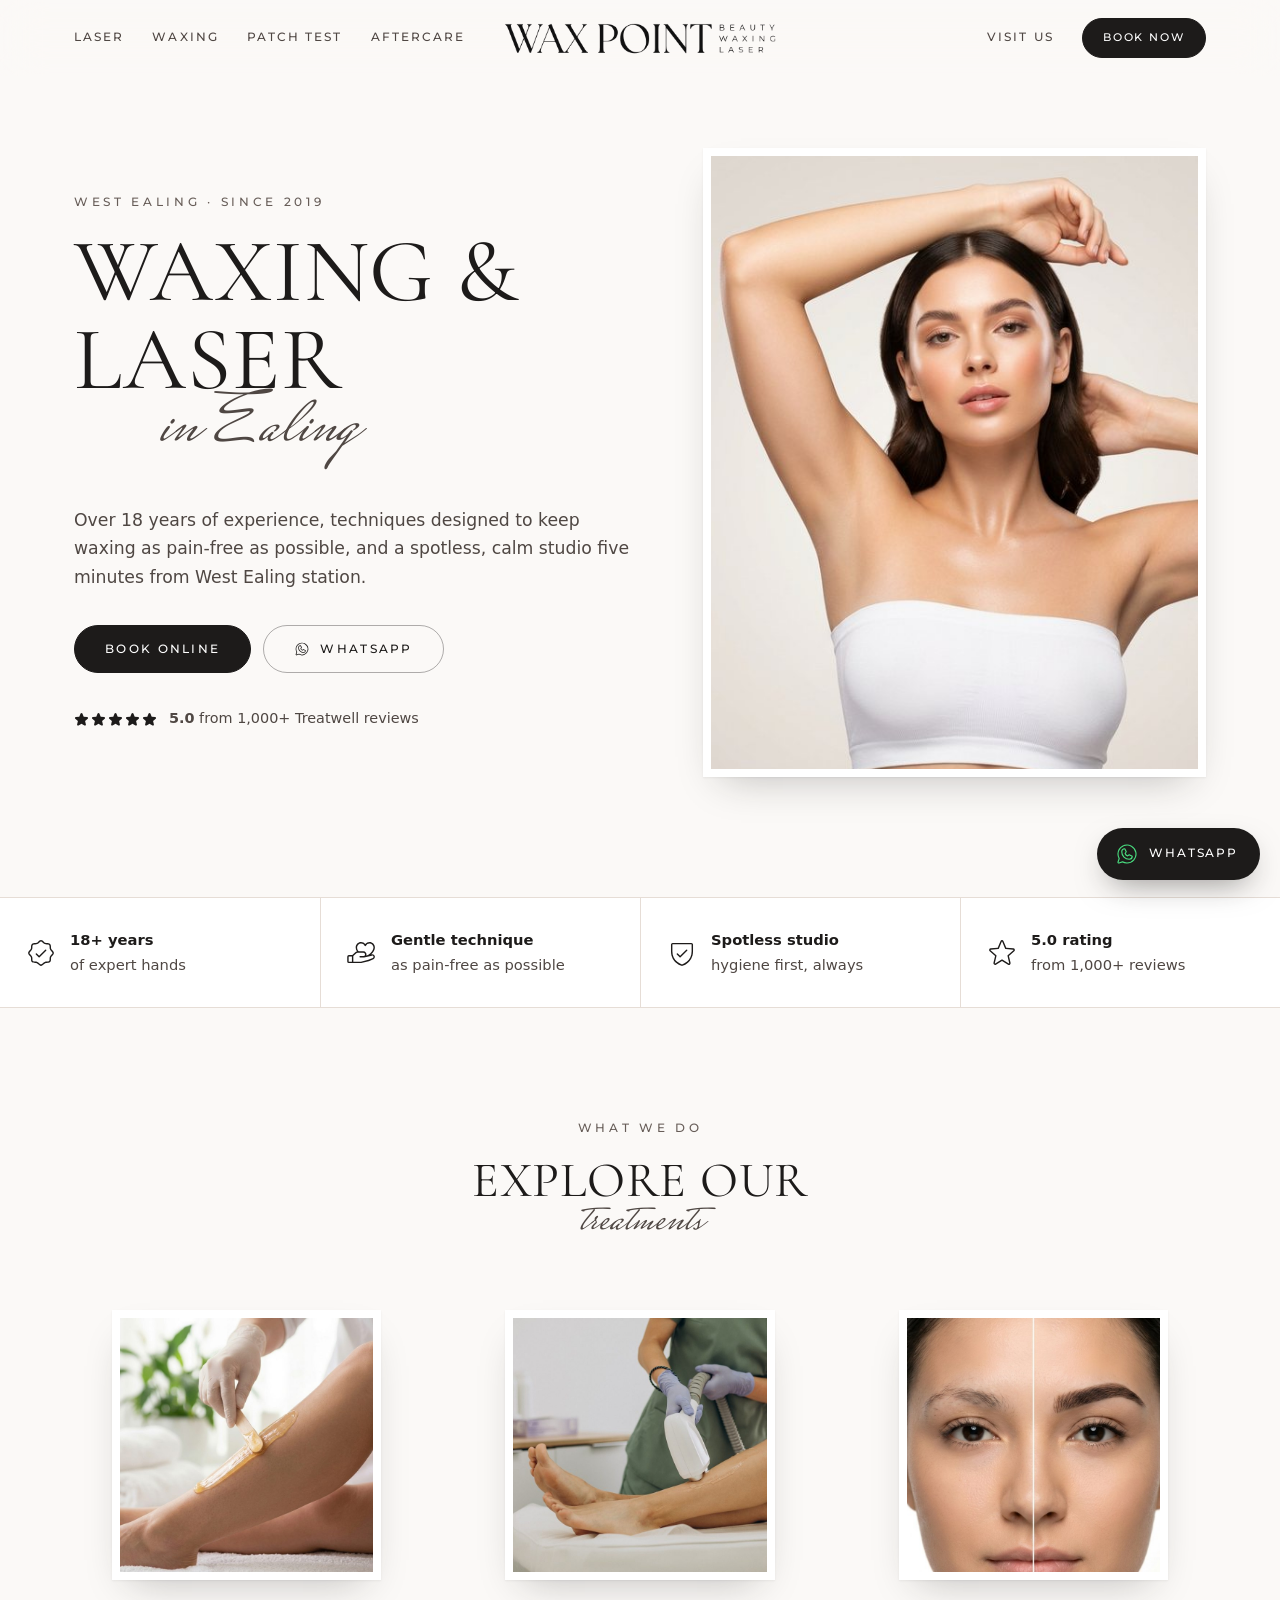
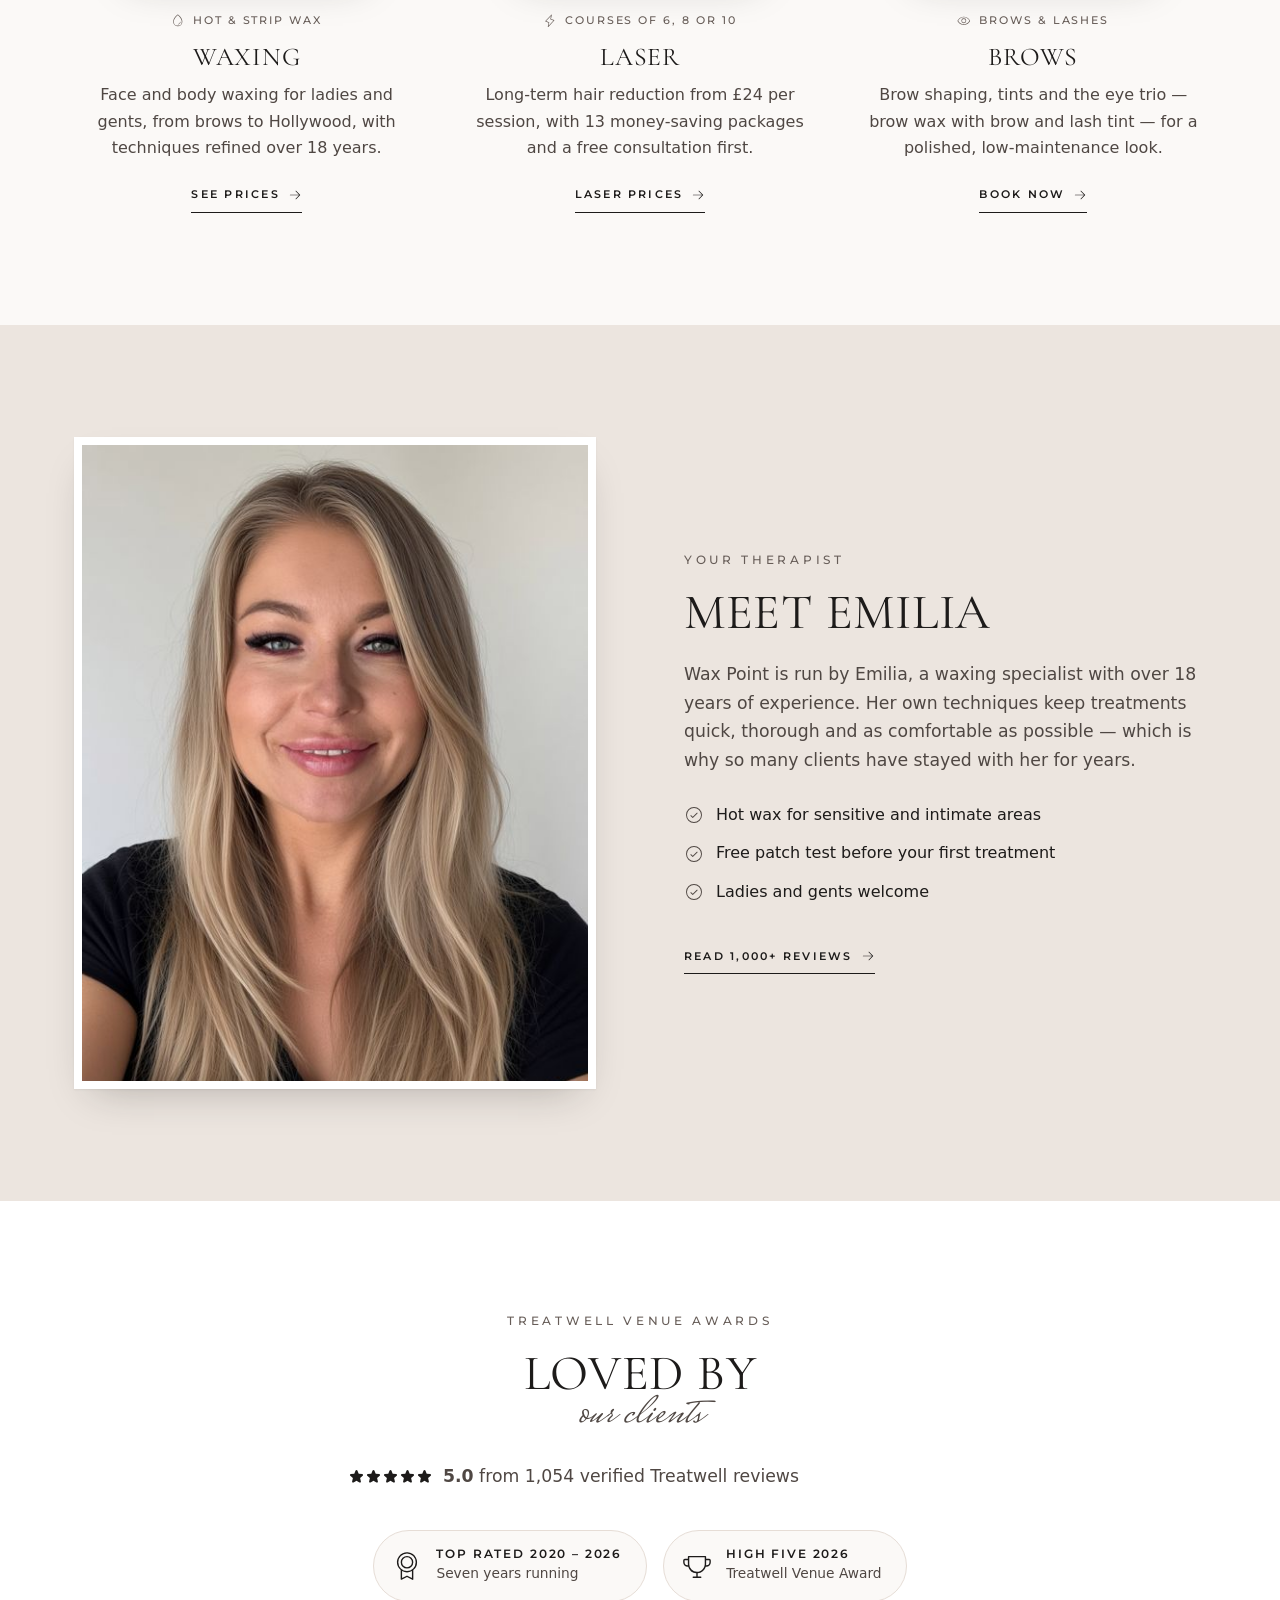
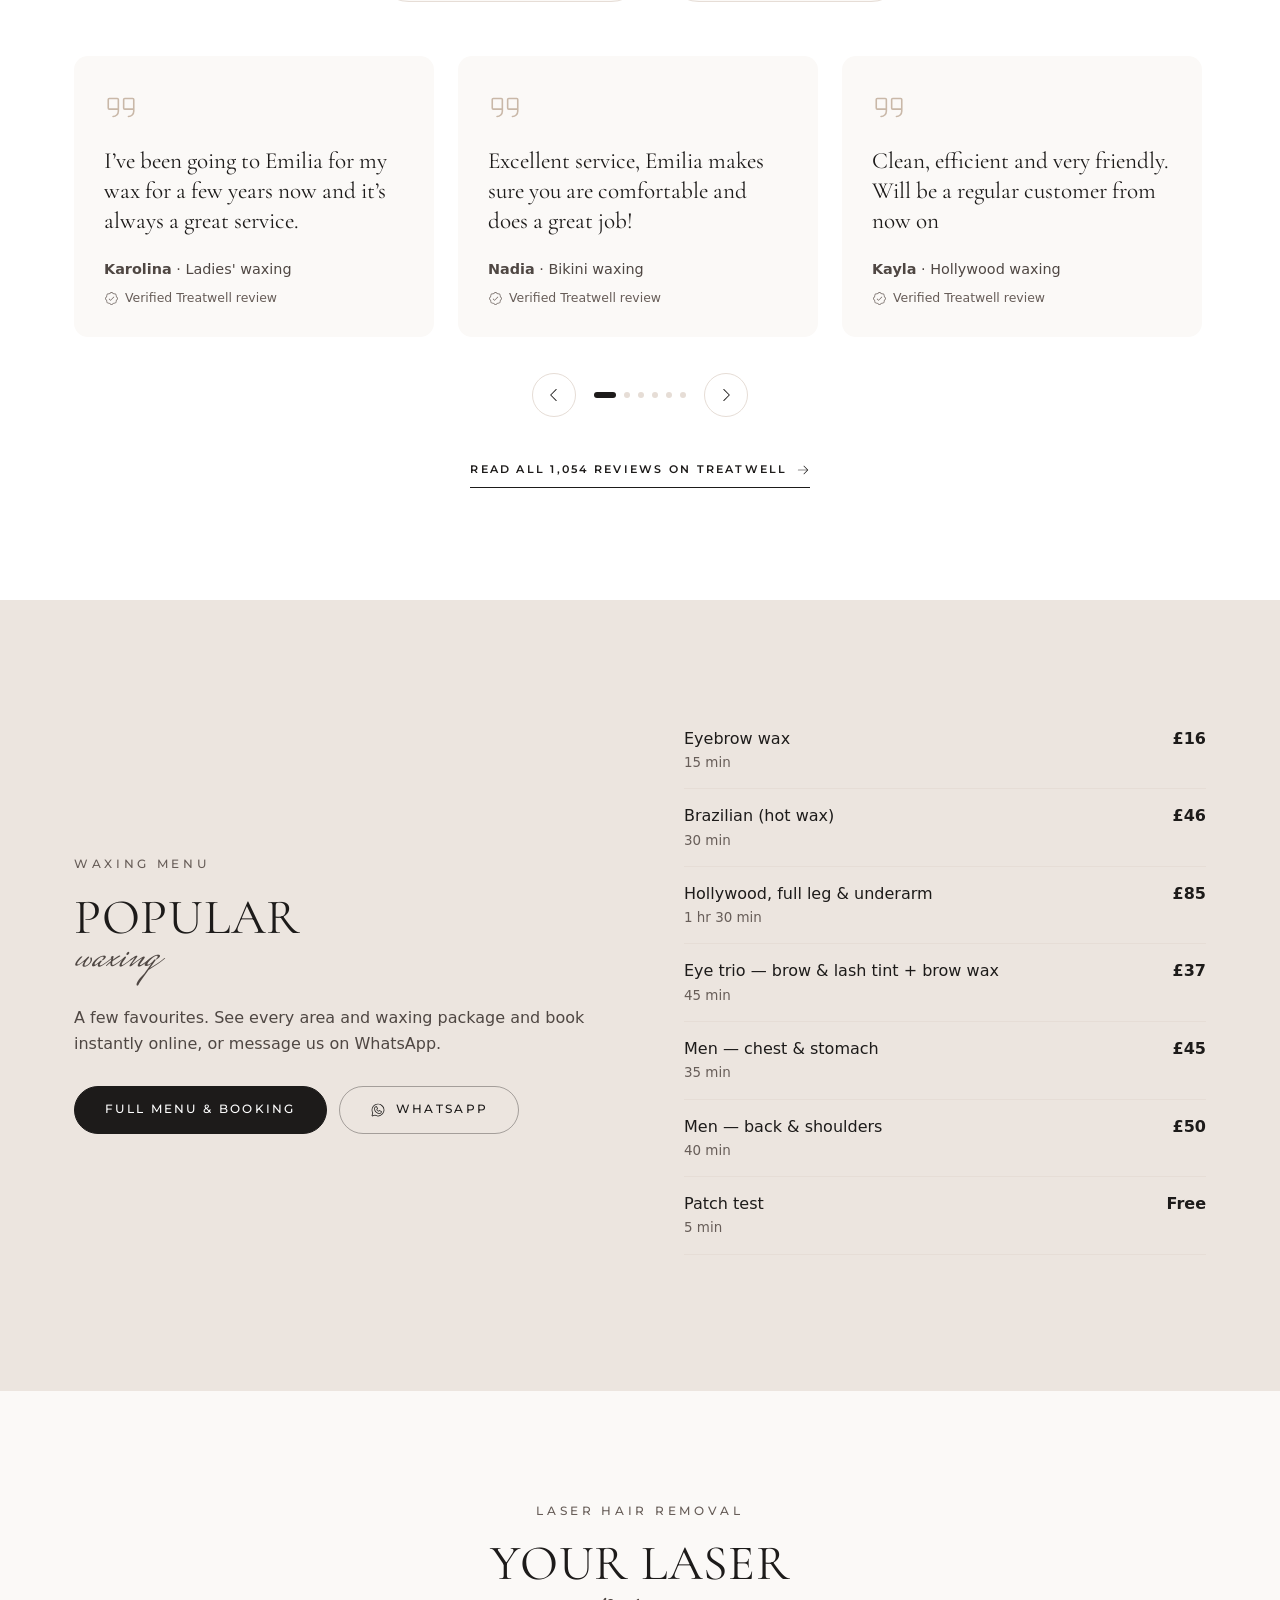
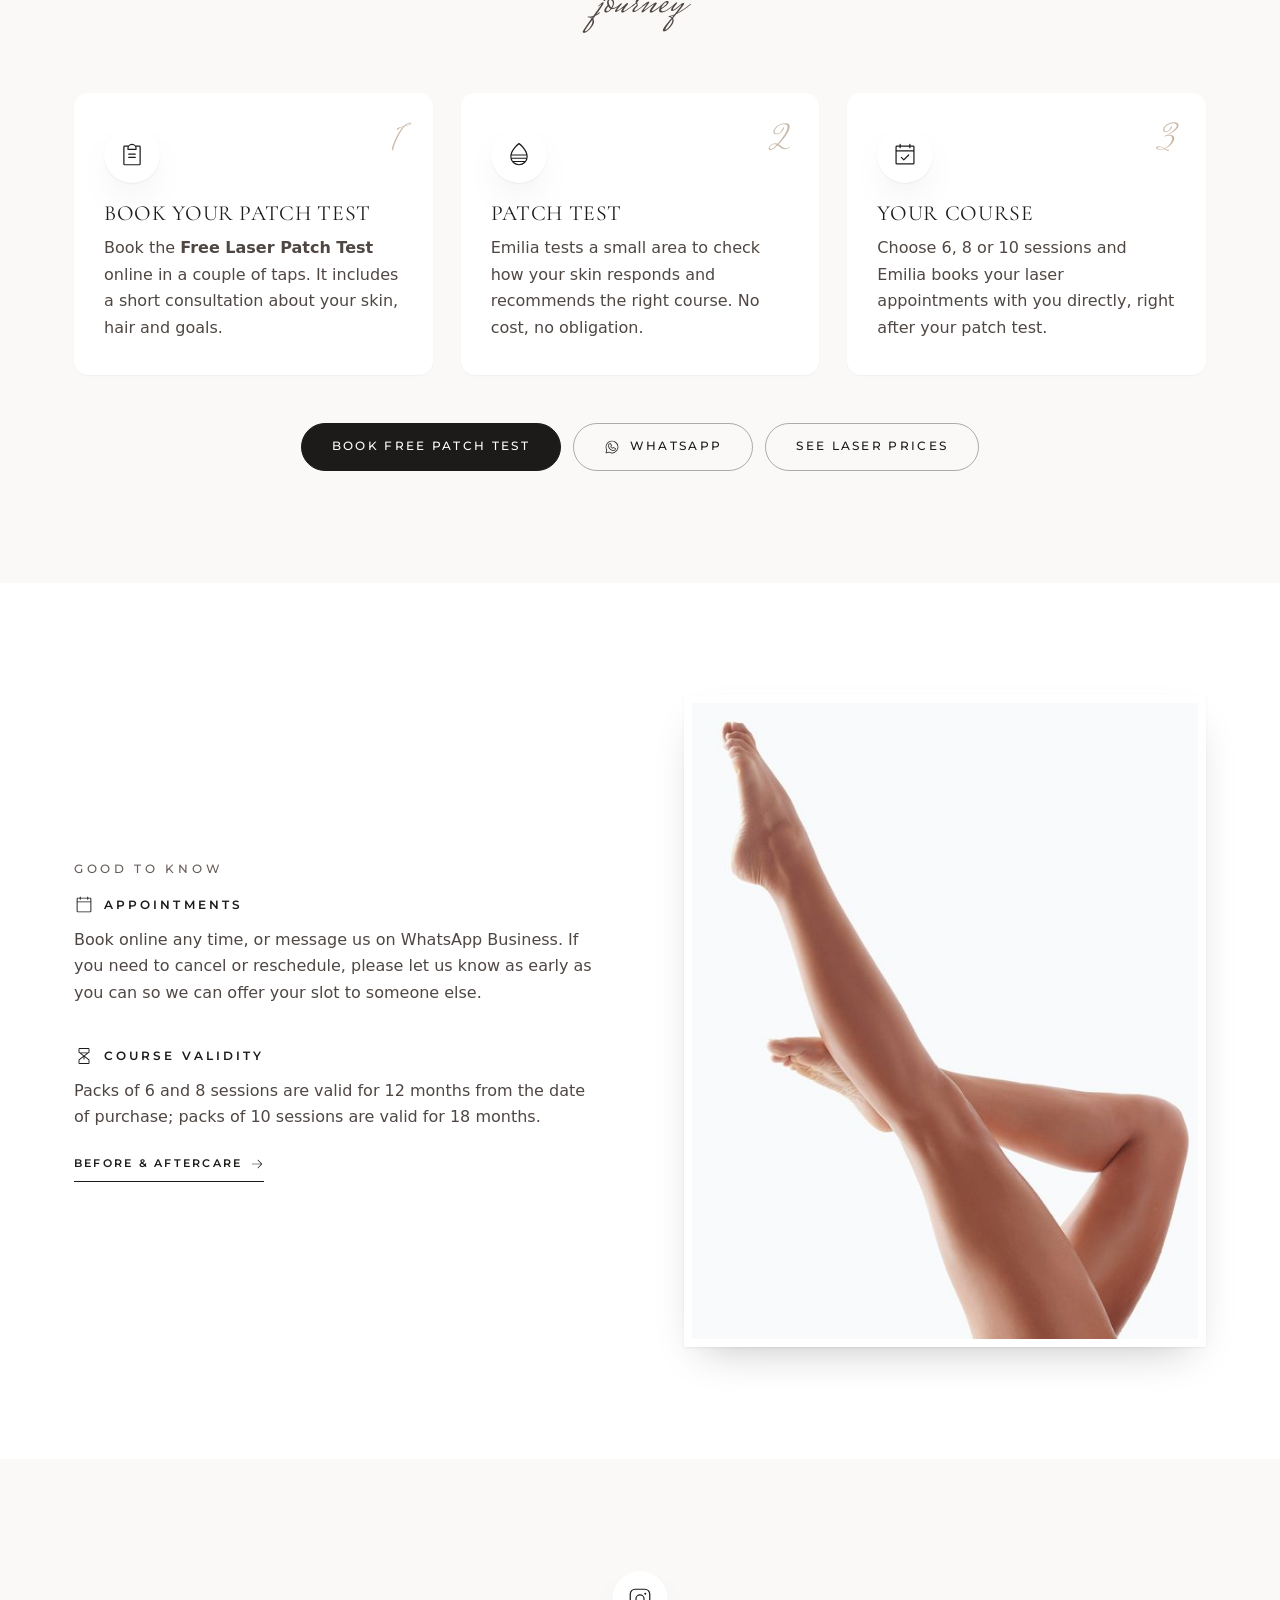
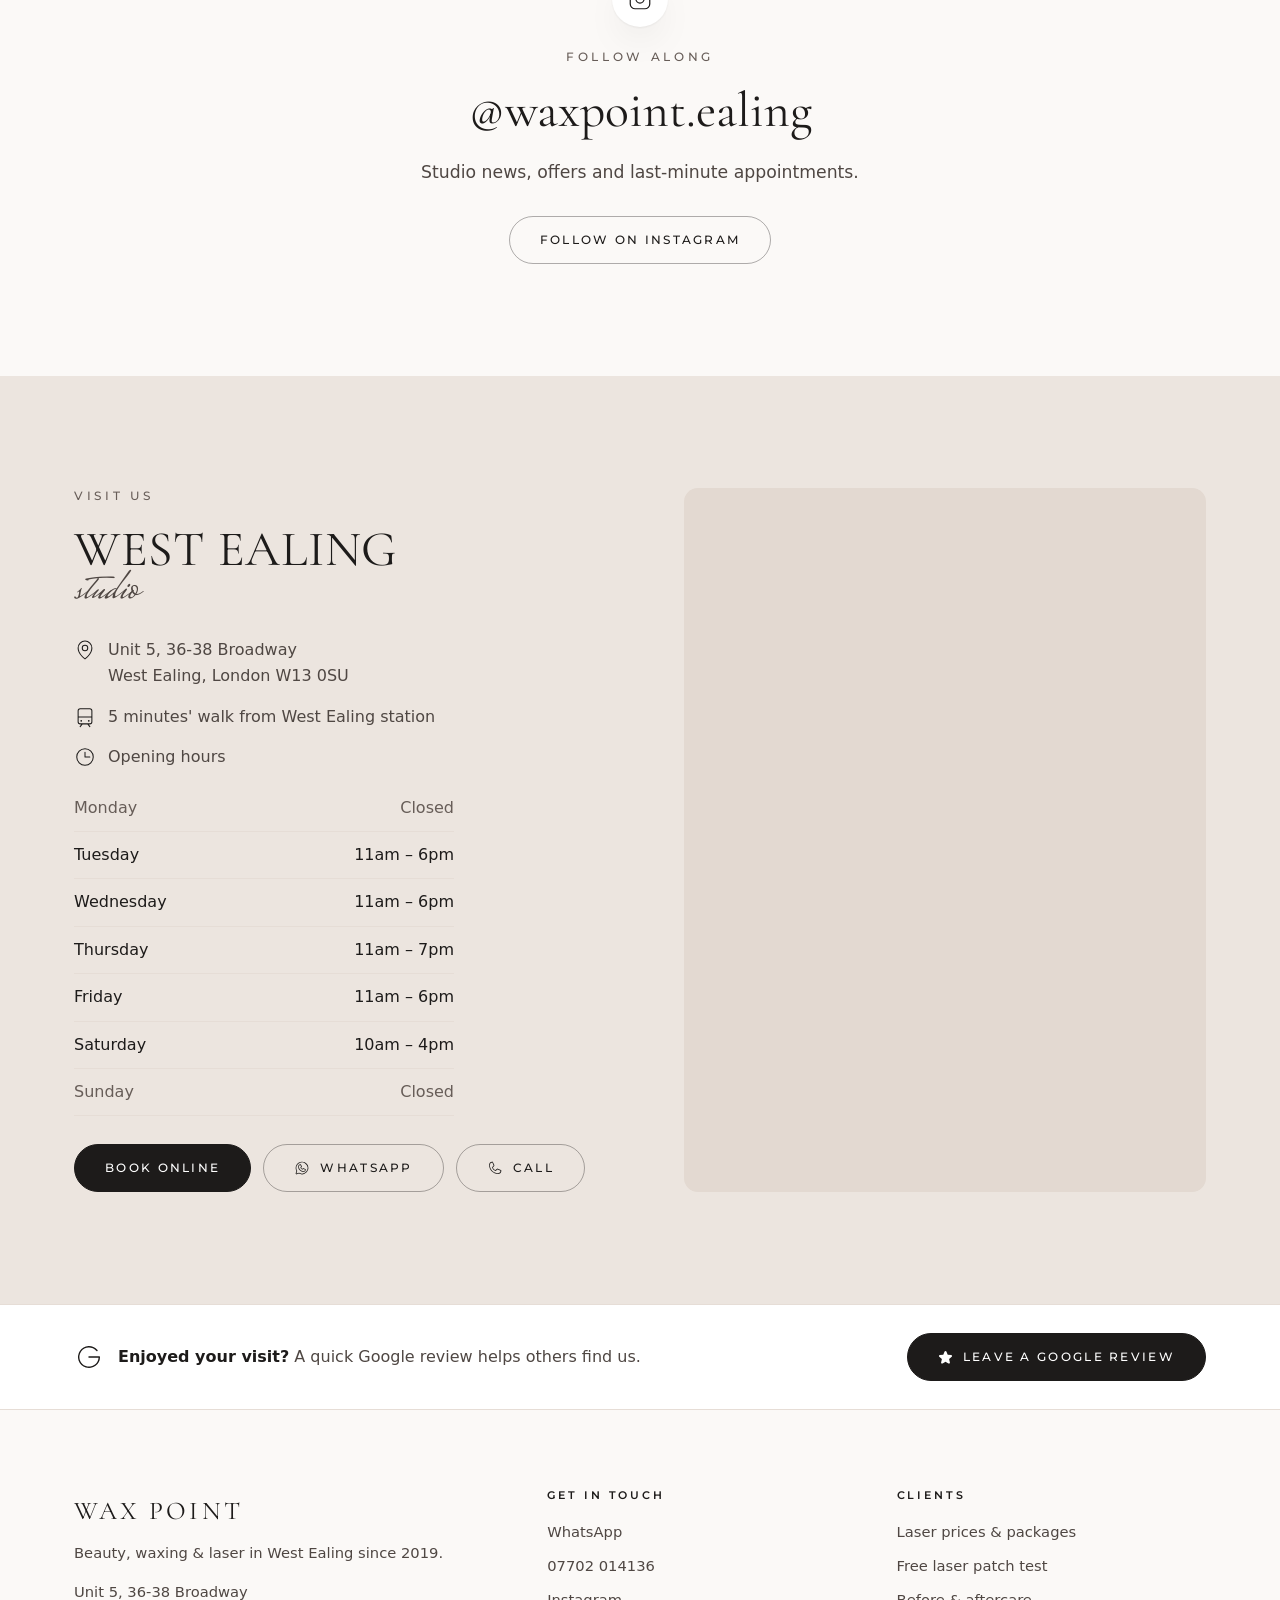
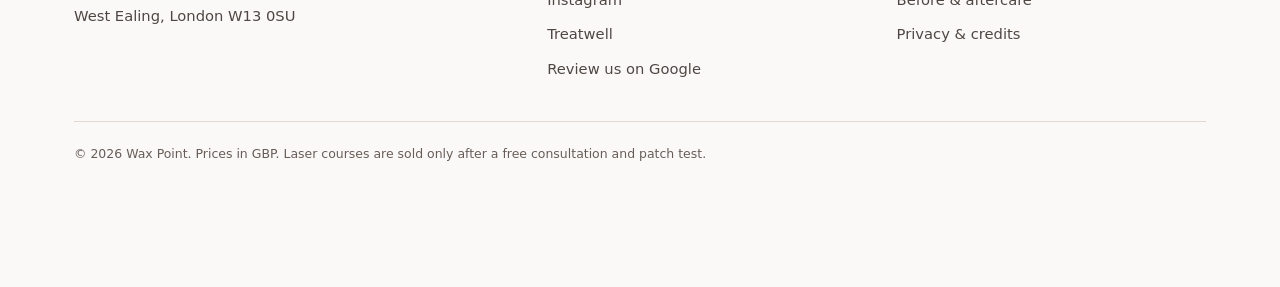
<file: index.html>
<!doctype html>
<html lang="en-GB">
<head>
<meta charset="utf-8">
<meta name="viewport" content="width=device-width, initial-scale=1, viewport-fit=cover">
<title>Waxing &amp; Laser Hair Removal in Ealing W13 | Wax Point</title>
<meta name="description" content="Hot wax, Brazilian &amp; Hollywood waxing and laser hair removal in West Ealing, W13. Ladies &amp; gents, free laser patch test, 5.0 from 1,000+ reviews. Book online.">
<link rel="canonical" href="https://waxpoint.co.uk/">
<meta property="og:title" content="Waxing &amp; Laser Hair Removal in Ealing W13 | Wax Point">
<meta property="og:description" content="Hot wax, Brazilian &amp; Hollywood waxing and laser hair removal in West Ealing, W13. Ladies &amp; gents, free laser patch test, 5.0 from 1,000+ reviews. Book online.">
<meta property="og:image" content="https://waxpoint.co.uk/assets/og-image.jpg">
<meta property="og:type" content="website">
<meta name="theme-color" content="#fbf9f7">
<link rel="icon" href="assets/favicon.png" type="image/png">
<link rel="apple-touch-icon" href="assets/apple-touch-icon.png">
<link rel="preconnect" href="https://images.unsplash.com">
<link rel="preload" href="assets/fonts/cormorant-400.woff2" as="font" type="font/woff2" crossorigin>
<link rel="stylesheet" href="assets/styles.css">
<script>document.documentElement.classList.add("js")</script>
<script type="application/ld+json">{"@context": "https://schema.org", "@type": "BeautySalon", "name": "Wax Point", "description": "Waxing and laser hair removal salon in West Ealing, London W13, for ladies and gents.", "foundingDate": "2019", "sameAs": ["https://www.instagram.com/waxpoint.ealing/", "https://www.facebook.com/waxpointlondon/", "https://www.treatwell.co.uk/place/wax-point-1/"], "areaServed": [{"@type": "Place", "name": "West Ealing"}, {"@type": "Place", "name": "Ealing"}, {"@type": "Place", "name": "Ealing Broadway"}, {"@type": "Place", "name": "Hanwell"}, {"@type": "Place", "name": "Northfields"}, {"@type": "Place", "name": "Acton"}, {"@type": "Place", "name": "Greenford"}, {"@type": "Place", "name": "Southall"}], "knowsAbout": ["Waxing", "Hot wax", "Brazilian wax", "Hollywood wax", "Men's waxing", "Eyebrow wax", "Laser hair removal"], "hasOfferCatalog": {"@type": "OfferCatalog", "name": "Treatments", "itemListElement": [{"@type": "Offer", "itemOffered": {"@type": "Service", "name": "Waxing for ladies and gents"}}, {"@type": "Offer", "itemOffered": {"@type": "Service", "name": "Laser hair removal"}, "priceSpecification": {"@type": "PriceSpecification", "minPrice": 24, "priceCurrency": "GBP"}}, {"@type": "Offer", "itemOffered": {"@type": "Service", "name": "Free laser patch test"}, "price": 0, "priceCurrency": "GBP"}, {"@type": "Offer", "itemOffered": {"@type": "Service", "name": "Eyebrow wax and tint"}}]}, "image": "https://waxpoint.co.uk/assets/og-image.jpg", "logo": "https://waxpoint.co.uk/assets/icon-512.png", "url": "https://waxpoint.co.uk", "telephone": "+447702014136", "address": {"@type": "PostalAddress", "streetAddress": "Unit 5, 36-38 Broadway", "addressLocality": "London", "postalCode": "W13 0SU", "addressCountry": "GB"}, "geo": {"@type": "GeoCoordinates", "latitude": 51.5106891, "longitude": -0.321669}, "openingHoursSpecification": [{"@type": "OpeningHoursSpecification", "dayOfWeek": "Tuesday", "opens": "11:00", "closes": "18:00"}, {"@type": "OpeningHoursSpecification", "dayOfWeek": "Wednesday", "opens": "11:00", "closes": "18:00"}, {"@type": "OpeningHoursSpecification", "dayOfWeek": "Thursday", "opens": "11:00", "closes": "19:00"}, {"@type": "OpeningHoursSpecification", "dayOfWeek": "Friday", "opens": "11:00", "closes": "18:00"}, {"@type": "OpeningHoursSpecification", "dayOfWeek": "Saturday", "opens": "10:00", "closes": "16:00"}], "priceRange": "\u00a3\u00a3"}</script>
</head>
<body>
<a class="skip" href="#main">Skip to content</a>
<header class="site-header">
  <div class="wrap">
    <button class="menu-btn" aria-label="Menu" aria-expanded="false" aria-controls="sheet"><span class="i-open"><svg aria-hidden="true" focusable="false" class="ico" xmlns="http://www.w3.org/2000/svg" viewBox="0 0 256 256" fill="currentColor"><path d="M222,128a6,6,0,0,1-6,6H40a6,6,0,0,1,0-12H216A6,6,0,0,1,222,128ZM40,70H216a6,6,0,0,0,0-12H40a6,6,0,0,0,0,12ZM216,186H40a6,6,0,0,0,0,12H216a6,6,0,0,0,0-12Z"/></svg></span><span class="i-close" style="display:none"><svg aria-hidden="true" focusable="false" class="ico" xmlns="http://www.w3.org/2000/svg" viewBox="0 0 256 256" fill="currentColor"><path d="M204.24,195.76a6,6,0,1,1-8.48,8.48L128,136.49,60.24,204.24a6,6,0,0,1-8.48-8.48L119.51,128,51.76,60.24a6,6,0,0,1,8.48-8.48L128,119.51l67.76-67.75a6,6,0,0,1,8.48,8.48L136.49,128Z"/></svg></span></button>
    <nav class="nav" aria-label="Main"><a href="/laser">Laser</a><a href="/#waxing-menu">Waxing</a><a href="/consultation">Patch test</a><a href="/aftercare">Aftercare</a></nav>
    <a class="brand" href="/" aria-label="Wax Point — home"><img src="assets/logo-header.png" alt="Wax Point — beauty, waxing, laser" width="188" height="34"></a>
    <nav class="nav nav-right" aria-label="Secondary"><a href="/#visit">Visit us</a><a class="btn sm" data-link="book" href="#">Book now</a></nav>
    <a class="btn sm header-book-sm" data-link="book" href="#">Book</a>
  </div>
</header>
<div class="scrim"></div>
<nav class="sheet" id="sheet" aria-label="Menu"><a href="/">Home</a><a href="/laser">Laser</a><a href="/#waxing-menu">Waxing</a><a href="/consultation">Patch test</a><a href="/aftercare">Aftercare</a><a href="/#visit">Visit us</a><a class="btn" data-link="book" href="#">Book online</a><a class="btn ghost" data-link="whatsapp" href="#" style="margin-top:10px"><svg aria-hidden="true" focusable="false" class="ico" xmlns="http://www.w3.org/2000/svg" viewBox="0 0 256 256" fill="currentColor"><path d="M186.68,146.63l-32-16a6,6,0,0,0-6,.38L133,141.46A42.49,42.49,0,0,1,114.54,123L125,107.33a6,6,0,0,0,.38-6l-16-32A6,6,0,0,0,104,66a38,38,0,0,0-38,38,86.1,86.1,0,0,0,86,86,38,38,0,0,0,38-38A6,6,0,0,0,186.68,146.63ZM152,178a74.09,74.09,0,0,1-74-74,26,26,0,0,1,22.42-25.75l12.66,25.32-10.39,15.58a6,6,0,0,0-.54,5.63,54.43,54.43,0,0,0,29.07,29.07,6,6,0,0,0,5.63-.54l15.58-10.39,25.32,12.66A26,26,0,0,1,152,178ZM128,26A102,102,0,0,0,38.35,176.69L26.73,211.56a14,14,0,0,0,17.71,17.71l34.87-11.62A102,102,0,1,0,128,26Zm0,192a90,90,0,0,1-45.06-12.08,6.09,6.09,0,0,0-3-.81,6.2,6.2,0,0,0-1.9.31L40.65,217.88a2,2,0,0,1-2.53-2.53L50.58,178a6,6,0,0,0-.5-4.91A90,90,0,1,1,128,218Z"/></svg> Book via WhatsApp</a></nav>
<main id="main">

<section class="hero">
  <div class="wrap split">
    <div class="reveal">
      <span class="eyebrow">West Ealing · Since 2019</span>
      <h1 class="display">Waxing &amp; laser<span class="script">in Ealing</span></h1>
      <p class="lead">Over 18 years of experience, techniques designed to keep waxing as pain-free as possible, and a spotless, calm studio five minutes from West Ealing station.</p>
      <div class="btn-row">
        <a class="btn" data-link="book" href="#">Book online</a>
        <a class="btn ghost" data-link="whatsapp" href="#"><svg aria-hidden="true" focusable="false" class="ico" xmlns="http://www.w3.org/2000/svg" viewBox="0 0 256 256" fill="currentColor"><path d="M186.68,146.63l-32-16a6,6,0,0,0-6,.38L133,141.46A42.49,42.49,0,0,1,114.54,123L125,107.33a6,6,0,0,0,.38-6l-16-32A6,6,0,0,0,104,66a38,38,0,0,0-38,38,86.1,86.1,0,0,0,86,86,38,38,0,0,0,38-38A6,6,0,0,0,186.68,146.63ZM152,178a74.09,74.09,0,0,1-74-74,26,26,0,0,1,22.42-25.75l12.66,25.32-10.39,15.58a6,6,0,0,0-.54,5.63,54.43,54.43,0,0,0,29.07,29.07,6,6,0,0,0,5.63-.54l15.58-10.39,25.32,12.66A26,26,0,0,1,152,178ZM128,26A102,102,0,0,0,38.35,176.69L26.73,211.56a14,14,0,0,0,17.71,17.71l34.87-11.62A102,102,0,1,0,128,26Zm0,192a90,90,0,0,1-45.06-12.08,6.09,6.09,0,0,0-3-.81,6.2,6.2,0,0,0-1.9.31L40.65,217.88a2,2,0,0,1-2.53-2.53L50.58,178a6,6,0,0,0-.5-4.91A90,90,0,1,1,128,218Z"/></svg> WhatsApp</a>
      </div>
      <div class="rating"><span class="stars" aria-label="5 out of 5 stars"><svg aria-hidden="true" focusable="false" class="ico" xmlns="http://www.w3.org/2000/svg" viewBox="0 0 256 256" fill="currentColor"><path d="M234.29,114.85l-45,38.83L203,211.75a16.4,16.4,0,0,1-24.5,17.82L128,198.49,77.47,229.57A16.4,16.4,0,0,1,53,211.75l13.76-58.07-45-38.83A16.46,16.46,0,0,1,31.08,86l59-4.76,22.76-55.08a16.36,16.36,0,0,1,30.27,0l22.75,55.08,59,4.76a16.46,16.46,0,0,1,9.37,28.86Z"/></svg><svg aria-hidden="true" focusable="false" class="ico" xmlns="http://www.w3.org/2000/svg" viewBox="0 0 256 256" fill="currentColor"><path d="M234.29,114.85l-45,38.83L203,211.75a16.4,16.4,0,0,1-24.5,17.82L128,198.49,77.47,229.57A16.4,16.4,0,0,1,53,211.75l13.76-58.07-45-38.83A16.46,16.46,0,0,1,31.08,86l59-4.76,22.76-55.08a16.36,16.36,0,0,1,30.27,0l22.75,55.08,59,4.76a16.46,16.46,0,0,1,9.37,28.86Z"/></svg><svg aria-hidden="true" focusable="false" class="ico" xmlns="http://www.w3.org/2000/svg" viewBox="0 0 256 256" fill="currentColor"><path d="M234.29,114.85l-45,38.83L203,211.75a16.4,16.4,0,0,1-24.5,17.82L128,198.49,77.47,229.57A16.4,16.4,0,0,1,53,211.75l13.76-58.07-45-38.83A16.46,16.46,0,0,1,31.08,86l59-4.76,22.76-55.08a16.36,16.36,0,0,1,30.27,0l22.75,55.08,59,4.76a16.46,16.46,0,0,1,9.37,28.86Z"/></svg><svg aria-hidden="true" focusable="false" class="ico" xmlns="http://www.w3.org/2000/svg" viewBox="0 0 256 256" fill="currentColor"><path d="M234.29,114.85l-45,38.83L203,211.75a16.4,16.4,0,0,1-24.5,17.82L128,198.49,77.47,229.57A16.4,16.4,0,0,1,53,211.75l13.76-58.07-45-38.83A16.46,16.46,0,0,1,31.08,86l59-4.76,22.76-55.08a16.36,16.36,0,0,1,30.27,0l22.75,55.08,59,4.76a16.46,16.46,0,0,1,9.37,28.86Z"/></svg><svg aria-hidden="true" focusable="false" class="ico" xmlns="http://www.w3.org/2000/svg" viewBox="0 0 256 256" fill="currentColor"><path d="M234.29,114.85l-45,38.83L203,211.75a16.4,16.4,0,0,1-24.5,17.82L128,198.49,77.47,229.57A16.4,16.4,0,0,1,53,211.75l13.76-58.07-45-38.83A16.46,16.46,0,0,1,31.08,86l59-4.76,22.76-55.08a16.36,16.36,0,0,1,30.27,0l22.75,55.08,59,4.76a16.46,16.46,0,0,1,9.37,28.86Z"/></svg></span> <span><strong>5.0</strong> from 1,000+ Treatwell reviews</span></div>
    </div>
    <div class="reveal">
      <div class="frame tall"><img src="assets/photos/smooth-underarm.jpg" srcset="assets/photos/smooth-underarm-sm.jpg 700w, assets/photos/smooth-underarm.jpg 1400w" sizes="(max-width: 980px) 90vw, 600px" alt="Woman with arms raised showing smooth, hair-free underarms" width="600" height="750" fetchpriority="high" style="object-position:50% 20%"></div>
    </div>
  </div>
</section>

<div class="values">
  <div><svg aria-hidden="true" focusable="false" class="ico" xmlns="http://www.w3.org/2000/svg" viewBox="0 0 256 256" fill="currentColor"><path d="M224.42,104.2c-3.9-4.07-7.93-8.27-9.55-12.18-1.5-3.63-1.58-9-1.67-14.68-.14-9.38-.3-20-7.42-27.12S188,42.94,178.66,42.8c-5.68-.09-11-.17-14.68-1.67-3.91-1.62-8.11-5.65-12.18-9.55C145.16,25.22,137.64,18,128,18s-17.16,7.22-23.8,13.58c-4.07,3.9-8.27,7.93-12.18,9.55-3.63,1.5-9,1.58-14.68,1.67-9.38.14-20,.3-27.12,7.42S42.94,68,42.8,77.34c-.09,5.68-.17,11-1.67,14.68-1.62,3.91-5.65,8.11-9.55,12.18C25.22,110.84,18,118.36,18,128s7.22,17.16,13.58,23.8c3.9,4.07,7.93,8.27,9.55,12.18,1.5,3.63,1.58,9,1.67,14.68.14,9.38.3,20,7.42,27.12S68,213.06,77.34,213.2c5.68.09,11,.17,14.68,1.67,3.91,1.62,8.11,5.65,12.18,9.55C110.84,230.78,118.36,238,128,238s17.16-7.22,23.8-13.58c4.07-3.9,8.27-7.93,12.18-9.55,3.63-1.5,9-1.58,14.68-1.67,9.38-.14,20-.3,27.12-7.42s7.28-17.74,7.42-27.12c.09-5.68.17-11,1.67-14.68,1.62-3.91,5.65-8.11,9.55-12.18C230.78,145.16,238,137.64,238,128S230.78,110.84,224.42,104.2Zm-8.66,39.3c-4.67,4.86-9.5,9.9-12,15.9-2.38,5.74-2.48,12.52-2.58,19.08-.11,7.44-.23,15.14-3.9,18.82s-11.38,3.79-18.82,3.9c-6.56.1-13.34.2-19.08,2.58-6,2.48-11,7.31-15.91,12-5.25,5-10.68,10.24-15.49,10.24s-10.24-5.21-15.5-10.24c-4.86-4.67-9.9-9.5-15.9-12-5.74-2.38-12.52-2.48-19.08-2.58-7.44-.11-15.14-.23-18.82-3.9s-3.79-11.38-3.9-18.82c-.1-6.56-.2-13.34-2.58-19.08-2.48-6-7.31-11-12-15.91C35.21,138.24,30,132.81,30,128s5.21-10.24,10.24-15.5c4.67-4.86,9.5-9.9,12-15.9,2.38-5.74,2.48-12.52,2.58-19.08.11-7.44.23-15.14,3.9-18.82s11.38-3.79,18.82-3.9c6.56-.1,13.34-.2,19.08-2.58,6-2.48,11-7.31,15.91-12C117.76,35.21,123.19,30,128,30s10.24,5.21,15.5,10.24c4.86,4.67,9.9,9.5,15.9,12,5.74,2.38,12.52,2.48,19.08,2.58,7.44.11,15.14.23,18.82,3.9s3.79,11.38,3.9,18.82c.1,6.56.2,13.34,2.58,19.08,2.48,6,7.31,11,12,15.91,5,5.25,10.24,10.68,10.24,15.49S220.79,138.24,215.76,143.5ZM172.24,99.76a6,6,0,0,1,0,8.48l-56,56a6,6,0,0,1-8.48,0l-24-24a6,6,0,0,1,8.48-8.48L112,151.51l51.76-51.75A6,6,0,0,1,172.24,99.76Z"/></svg><span><strong>18+ years</strong>of expert hands</span></div>
  <div><svg aria-hidden="true" focusable="false" class="ico" xmlns="http://www.w3.org/2000/svg" viewBox="0 0 256 256" fill="currentColor"><path d="M229.12,142.65a22.43,22.43,0,0,0-19.55-3.88l-4.32,1C227,119.55,238,99.51,238,80c0-25.36-20.39-46-45.46-46A45.51,45.51,0,0,0,156,52a45.51,45.51,0,0,0-36.54-18C94.39,34,74,54.64,74,80c0,11.38,3.63,22.49,11.29,34.36a29.73,29.73,0,0,0-16.56,8.43L45.52,146H16A14,14,0,0,0,2,160v40a14,14,0,0,0,14,14H120a6,6,0,0,0,1.46-.18l64-16a7.16,7.16,0,0,0,.89-.3L225.17,181l.33-.15a22.6,22.6,0,0,0,3.62-38.18ZM119.46,46a33.16,33.16,0,0,1,31,20.28,6,6,0,0,0,11.1,0,33.16,33.16,0,0,1,31-20.28C210.68,46,226,61.57,226,80c0,20.24-16.18,43-46.8,65.75l-14.87,3.42A26,26,0,0,0,140,114H99.67C90.36,101.67,86,90.81,86,80,86,61.57,101.32,46,119.46,46ZM14,200V160a2,2,0,0,1,2-2H42v44H16A2,2,0,0,1,14,200Zm206.28-30-38.2,16.27L119.26,202H54V154.49l23.21-23.22A17.88,17.88,0,0,1,89.94,126H140a14,14,0,0,1,0,28H112a6,6,0,0,0,0,12h32a6,6,0,0,0,1.34-.15l67-15.41.24-.06A10.6,10.6,0,0,1,220.28,170Z"/></svg><span><strong>Gentle technique</strong>as pain-free as possible</span></div>
  <div><svg aria-hidden="true" focusable="false" class="ico" xmlns="http://www.w3.org/2000/svg" viewBox="0 0 256 256" fill="currentColor"><path d="M208,42H48A14,14,0,0,0,34,56v56c0,51.94,25.12,83.4,46.2,100.64,22.73,18.6,45.27,24.89,46.22,25.15a6,6,0,0,0,3.16,0c.95-.26,23.49-6.55,46.22-25.15C196.88,195.4,222,163.94,222,112V56A14,14,0,0,0,208,42Zm2,70c0,37.76-13.94,68.39-41.44,91.06A131.17,131.17,0,0,1,128,225.72a130.94,130.94,0,0,1-40.56-22.66C59.94,180.39,46,149.76,46,112V56a2,2,0,0,1,2-2H208a2,2,0,0,1,2,2ZM172.24,99.76a6,6,0,0,1,0,8.48l-56,56a6,6,0,0,1-8.48,0l-24-24a6,6,0,0,1,8.48-8.48L112,151.51l51.76-51.75A6,6,0,0,1,172.24,99.76Z"/></svg><span><strong>Spotless studio</strong>hygiene first, always</span></div>
  <div><svg aria-hidden="true" focusable="false" class="ico" xmlns="http://www.w3.org/2000/svg" viewBox="0 0 256 256" fill="currentColor"><path d="M237.28,97.87A14.18,14.18,0,0,0,224.76,88l-60.25-4.87-23.22-56.2a14.37,14.37,0,0,0-26.58,0L91.49,83.11,31.24,88a14.18,14.18,0,0,0-12.52,9.89A14.43,14.43,0,0,0,23,113.32L69,152.93l-14,59.25a14.4,14.4,0,0,0,5.59,15,14.1,14.1,0,0,0,15.91.6L128,196.12l51.58,31.71a14.1,14.1,0,0,0,15.91-.6,14.4,14.4,0,0,0,5.59-15l-14-59.25L233,113.32A14.43,14.43,0,0,0,237.28,97.87Zm-12.14,6.37-48.69,42a6,6,0,0,0-1.92,5.92l14.88,62.79a2.35,2.35,0,0,1-.95,2.57,2.24,2.24,0,0,1-2.6.1L131.14,184a6,6,0,0,0-6.28,0L70.14,217.61a2.24,2.24,0,0,1-2.6-.1,2.35,2.35,0,0,1-1-2.57l14.88-62.79a6,6,0,0,0-1.92-5.92l-48.69-42a2.37,2.37,0,0,1-.73-2.65,2.28,2.28,0,0,1,2.07-1.65l63.92-5.16a6,6,0,0,0,5.06-3.69l24.63-59.6a2.35,2.35,0,0,1,4.38,0l24.63,59.6a6,6,0,0,0,5.06,3.69l63.92,5.16a2.28,2.28,0,0,1,2.07,1.65A2.37,2.37,0,0,1,225.14,104.24Z"/></svg><span><strong>5.0 rating</strong>from 1,000+ reviews</span></div>
</div>

<section id="treatments">
  <div class="wrap">
    <div class="section-head reveal">
      <span class="eyebrow">What we do</span>
      <h2>Explore our<span class="script">treatments</span></h2>
    </div>
    <div class="cards">
      <article class="card-t reveal">
        <div class="frame square"><img src="assets/photos/waxing-legs-sm.jpg" srcset="assets/photos/waxing-legs-sm.jpg 700w, assets/photos/waxing-legs.jpg 1400w" sizes="(max-width: 980px) 90vw, 420px" alt="Therapist applying warm wax to a client&#x27;s leg with a spatula" width="420" height="420" loading="lazy" decoding="async" style="object-position:50% 50%"></div>
        <span class="meta"><svg aria-hidden="true" focusable="false" class="ico" xmlns="http://www.w3.org/2000/svg" viewBox="0 0 256 256" fill="currentColor"><path d="M172.53,49.06a252.86,252.86,0,0,0-41.09-38,6,6,0,0,0-6.88,0,252.86,252.86,0,0,0-41.09,38C56.34,80.26,42,113.09,42,144a86,86,0,0,0,172,0C214,113.09,199.66,80.26,172.53,49.06ZM128,218a74.09,74.09,0,0,1-74-74c0-59.62,59-108.93,74-120.51C143,35.07,202,84.38,202,144A74.09,74.09,0,0,1,128,218Zm53.92-65A55.58,55.58,0,0,1,137,197.92a7,7,0,0,1-1,.08,6,6,0,0,1-1-11.92c17.38-2.92,32.13-17.68,35.08-35.08a6,6,0,1,1,11.84,2Z"/></svg> Hot &amp; strip wax</span>
        <h3>Waxing</h3>
        <p>Face and body waxing for ladies and gents, from brows to Hollywood, with techniques refined over 18 years.</p>
        <a class="link" href="#waxing-menu">See prices <svg aria-hidden="true" focusable="false" class="ico" xmlns="http://www.w3.org/2000/svg" viewBox="0 0 256 256" fill="currentColor"><path d="M220.24,132.24l-72,72a6,6,0,0,1-8.48-8.48L201.51,134H40a6,6,0,0,1,0-12H201.51L139.76,60.24a6,6,0,0,1,8.48-8.48l72,72A6,6,0,0,1,220.24,132.24Z"/></svg></a>
      </article>
      <article class="card-t reveal">
        <div class="frame square"><img src="assets/photos/laser-legs-sm.jpg" srcset="assets/photos/laser-legs-sm.jpg 700w, assets/photos/laser-legs.jpg 1400w" sizes="(max-width: 980px) 90vw, 420px" alt="Laser hair removal treatment on a client&#x27;s lower leg" width="420" height="420" loading="lazy" decoding="async" style="object-position:62% 60%"></div>
        <span class="meta"><svg aria-hidden="true" focusable="false" class="ico" xmlns="http://www.w3.org/2000/svg" viewBox="0 0 256 256" fill="currentColor"><path d="M213.84,118.63a6,6,0,0,0-3.73-4.25L150.88,92.17l15-75a6,6,0,0,0-10.27-5.27l-112,120a6,6,0,0,0,2.28,9.71l59.23,22.21-15,75a6,6,0,0,0,3.14,6.52A6.07,6.07,0,0,0,96,246a6,6,0,0,0,4.39-1.91l112-120A6,6,0,0,0,213.84,118.63ZM106,220.46l11.85-59.28a6,6,0,0,0-3.77-6.8l-55.6-20.85,91.46-98L138.12,94.82a6,6,0,0,0,3.77,6.8l55.6,20.85Z"/></svg> Courses of 6, 8 or 10</span>
        <h3>Laser</h3>
        <p>Long-term hair reduction from £24 per session, with 13 money-saving packages and a free consultation first.</p>
        <a class="link" href="/laser">Laser prices <svg aria-hidden="true" focusable="false" class="ico" xmlns="http://www.w3.org/2000/svg" viewBox="0 0 256 256" fill="currentColor"><path d="M220.24,132.24l-72,72a6,6,0,0,1-8.48-8.48L201.51,134H40a6,6,0,0,1,0-12H201.51L139.76,60.24a6,6,0,0,1,8.48-8.48l72,72A6,6,0,0,1,220.24,132.24Z"/></svg></a>
      </article>
      <article class="card-t reveal">
        <div class="frame square"><img src="assets/photos/brows-split-sm.jpg" srcset="assets/photos/brows-split-sm.jpg 700w, assets/photos/brows-split.jpg 1400w" sizes="(max-width: 980px) 90vw, 420px" alt="Face split in half showing natural brows on one side and shaped, tinted brows on the other" width="420" height="420" loading="lazy" decoding="async" style="object-position:50% 50%"></div>
        <span class="meta"><svg aria-hidden="true" focusable="false" class="ico" xmlns="http://www.w3.org/2000/svg" viewBox="0 0 256 256" fill="currentColor"><path d="M245.48,125.57c-.34-.78-8.66-19.23-27.24-37.81C201,70.54,171.38,50,128,50S55,70.54,37.76,87.76c-18.58,18.58-26.9,37-27.24,37.81a6,6,0,0,0,0,4.88c.34.77,8.66,19.22,27.24,37.8C55,185.47,84.62,206,128,206s73-20.53,90.24-37.75c18.58-18.58,26.9-37,27.24-37.8A6,6,0,0,0,245.48,125.57ZM128,194c-31.38,0-58.78-11.42-81.45-33.93A134.77,134.77,0,0,1,22.69,128,134.56,134.56,0,0,1,46.55,95.94C69.22,73.42,96.62,62,128,62s58.78,11.42,81.45,33.94A134.56,134.56,0,0,1,233.31,128C226.94,140.21,195,194,128,194Zm0-112a46,46,0,1,0,46,46A46.06,46.06,0,0,0,128,82Zm0,80a34,34,0,1,1,34-34A34,34,0,0,1,128,162Z"/></svg> Brows &amp; lashes</span>
        <h3>Brows</h3>
        <p>Brow shaping, tints and the eye trio — brow wax with brow and lash tint — for a polished, low-maintenance look.</p>
        <a class="link" data-link="book" href="#">Book now <svg aria-hidden="true" focusable="false" class="ico" xmlns="http://www.w3.org/2000/svg" viewBox="0 0 256 256" fill="currentColor"><path d="M220.24,132.24l-72,72a6,6,0,0,1-8.48-8.48L201.51,134H40a6,6,0,0,1,0-12H201.51L139.76,60.24a6,6,0,0,1,8.48-8.48l72,72A6,6,0,0,1,220.24,132.24Z"/></svg></a>
      </article>
    </div>
  </div>
</section>

<section class="tint">
  <div class="wrap split">
    <div class="reveal">
      <div class="frame tall"><img src="assets/photos/emilia.jpg" srcset="assets/photos/emilia-sm.jpg 700w, assets/photos/emilia.jpg 1400w" sizes="(max-width: 980px) 90vw, 560px" alt="Emilia, therapist and owner of Wax Point" width="560" height="700" loading="lazy" decoding="async" style="object-position:50% 0%"></div>
    </div>
    <div class="reveal">
      <span class="eyebrow">Your therapist</span>
      <h2>Meet Emilia</h2>
      <p class="lead">Wax Point is run by Emilia, a waxing specialist with over 18 years of experience. Her own techniques keep treatments quick, thorough and as comfortable as possible — which is why so many clients have stayed with her for years.</p>
      <ul class="ico-list" style="margin:28px 0 34px">
        <li><svg aria-hidden="true" focusable="false" class="ico" xmlns="http://www.w3.org/2000/svg" viewBox="0 0 256 256" fill="currentColor"><path d="M172.24,99.76a6,6,0,0,1,0,8.48l-56,56a6,6,0,0,1-8.48,0l-24-24a6,6,0,0,1,8.48-8.48L112,151.51l51.76-51.75A6,6,0,0,1,172.24,99.76ZM230,128A102,102,0,1,1,128,26,102.12,102.12,0,0,1,230,128Zm-12,0a90,90,0,1,0-90,90A90.1,90.1,0,0,0,218,128Z"/></svg><span>Hot wax for sensitive and intimate areas</span></li>
        <li><svg aria-hidden="true" focusable="false" class="ico" xmlns="http://www.w3.org/2000/svg" viewBox="0 0 256 256" fill="currentColor"><path d="M172.24,99.76a6,6,0,0,1,0,8.48l-56,56a6,6,0,0,1-8.48,0l-24-24a6,6,0,0,1,8.48-8.48L112,151.51l51.76-51.75A6,6,0,0,1,172.24,99.76ZM230,128A102,102,0,1,1,128,26,102.12,102.12,0,0,1,230,128Zm-12,0a90,90,0,1,0-90,90A90.1,90.1,0,0,0,218,128Z"/></svg><span>Free patch test before your first treatment</span></li>
        <li><svg aria-hidden="true" focusable="false" class="ico" xmlns="http://www.w3.org/2000/svg" viewBox="0 0 256 256" fill="currentColor"><path d="M172.24,99.76a6,6,0,0,1,0,8.48l-56,56a6,6,0,0,1-8.48,0l-24-24a6,6,0,0,1,8.48-8.48L112,151.51l51.76-51.75A6,6,0,0,1,172.24,99.76ZM230,128A102,102,0,1,1,128,26,102.12,102.12,0,0,1,230,128Zm-12,0a90,90,0,1,0-90,90A90.1,90.1,0,0,0,218,128Z"/></svg><span>Ladies and gents welcome</span></li>
      </ul>
      <a class="link" data-link="treatwell" href="#">Read 1,000+ reviews <svg aria-hidden="true" focusable="false" class="ico" xmlns="http://www.w3.org/2000/svg" viewBox="0 0 256 256" fill="currentColor"><path d="M220.24,132.24l-72,72a6,6,0,0,1-8.48-8.48L201.51,134H40a6,6,0,0,1,0-12H201.51L139.76,60.24a6,6,0,0,1,8.48-8.48l72,72A6,6,0,0,1,220.24,132.24Z"/></svg></a>
    </div>
  </div>
</section>


<section class="white reviews" id="reviews" aria-label="Client reviews">
  <div class="wrap">
    <div class="section-head reveal">
      <span class="eyebrow">Treatwell venue awards</span>
      <h2>Loved by<span class="script">our clients</span></h2>
      <p class="lead center"><span class="stars" aria-label="5 out of 5 stars"><svg aria-hidden="true" focusable="false" class="ico" xmlns="http://www.w3.org/2000/svg" viewBox="0 0 256 256" fill="currentColor"><path d="M234.29,114.85l-45,38.83L203,211.75a16.4,16.4,0,0,1-24.5,17.82L128,198.49,77.47,229.57A16.4,16.4,0,0,1,53,211.75l13.76-58.07-45-38.83A16.46,16.46,0,0,1,31.08,86l59-4.76,22.76-55.08a16.36,16.36,0,0,1,30.27,0l22.75,55.08,59,4.76a16.46,16.46,0,0,1,9.37,28.86Z"/></svg><svg aria-hidden="true" focusable="false" class="ico" xmlns="http://www.w3.org/2000/svg" viewBox="0 0 256 256" fill="currentColor"><path d="M234.29,114.85l-45,38.83L203,211.75a16.4,16.4,0,0,1-24.5,17.82L128,198.49,77.47,229.57A16.4,16.4,0,0,1,53,211.75l13.76-58.07-45-38.83A16.46,16.46,0,0,1,31.08,86l59-4.76,22.76-55.08a16.36,16.36,0,0,1,30.27,0l22.75,55.08,59,4.76a16.46,16.46,0,0,1,9.37,28.86Z"/></svg><svg aria-hidden="true" focusable="false" class="ico" xmlns="http://www.w3.org/2000/svg" viewBox="0 0 256 256" fill="currentColor"><path d="M234.29,114.85l-45,38.83L203,211.75a16.4,16.4,0,0,1-24.5,17.82L128,198.49,77.47,229.57A16.4,16.4,0,0,1,53,211.75l13.76-58.07-45-38.83A16.46,16.46,0,0,1,31.08,86l59-4.76,22.76-55.08a16.36,16.36,0,0,1,30.27,0l22.75,55.08,59,4.76a16.46,16.46,0,0,1,9.37,28.86Z"/></svg><svg aria-hidden="true" focusable="false" class="ico" xmlns="http://www.w3.org/2000/svg" viewBox="0 0 256 256" fill="currentColor"><path d="M234.29,114.85l-45,38.83L203,211.75a16.4,16.4,0,0,1-24.5,17.82L128,198.49,77.47,229.57A16.4,16.4,0,0,1,53,211.75l13.76-58.07-45-38.83A16.46,16.46,0,0,1,31.08,86l59-4.76,22.76-55.08a16.36,16.36,0,0,1,30.27,0l22.75,55.08,59,4.76a16.46,16.46,0,0,1,9.37,28.86Z"/></svg><svg aria-hidden="true" focusable="false" class="ico" xmlns="http://www.w3.org/2000/svg" viewBox="0 0 256 256" fill="currentColor"><path d="M234.29,114.85l-45,38.83L203,211.75a16.4,16.4,0,0,1-24.5,17.82L128,198.49,77.47,229.57A16.4,16.4,0,0,1,53,211.75l13.76-58.07-45-38.83A16.46,16.46,0,0,1,31.08,86l59-4.76,22.76-55.08a16.36,16.36,0,0,1,30.27,0l22.75,55.08,59,4.76a16.46,16.46,0,0,1,9.37,28.86Z"/></svg></span> <strong>5.0</strong> from 1,054 verified Treatwell reviews</p>
    </div>
    <div class="awards reveal"><div class="award"><svg aria-hidden="true" focusable="false" class="ico" xmlns="http://www.w3.org/2000/svg" viewBox="0 0 256 256" fill="currentColor"><path d="M214,96A86,86,0,1,0,74,162.87V240a6,6,0,0,0,2.85,5.1A5.93,5.93,0,0,0,80,246a6,6,0,0,0,2.68-.63L128,222.71l45.33,22.66A6,6,0,0,0,182,240V162.87A85.87,85.87,0,0,0,214,96ZM54,96a74,74,0,1,1,74,74A74.09,74.09,0,0,1,54,96ZM170,230.29l-39.33-19.66a6,6,0,0,0-5.36,0L86,230.29V171a85.75,85.75,0,0,0,84,0ZM128,150A54,54,0,1,0,74,96,54.06,54.06,0,0,0,128,150Zm0-96A42,42,0,1,1,86,96,42,42,0,0,1,128,54Z"/></svg><span><strong>Top Rated 2020 – 2026</strong>Seven years running</span></div><div class="award"><svg aria-hidden="true" focusable="false" class="ico" xmlns="http://www.w3.org/2000/svg" viewBox="0 0 256 256" fill="currentColor"><path d="M232,66H206V48a6,6,0,0,0-6-6H56a6,6,0,0,0-6,6V66H24A14,14,0,0,0,10,80V96a38,38,0,0,0,38,38h5.14A78,78,0,0,0,122,189.75V218H96a6,6,0,0,0,0,12h64a6,6,0,0,0,0-12H134V189.75c32.44-2.52,59.43-25.3,68.62-55.75H208a38,38,0,0,0,38-38V80A14,14,0,0,0,232,66ZM48,122A26,26,0,0,1,22,96V80a2,2,0,0,1,2-2H50v34a80.87,80.87,0,0,0,.65,10Zm146-10.9c0,36.62-29.38,66.63-65.5,66.9A66,66,0,0,1,62,112V54H194ZM234,96a26,26,0,0,1-26,26h-2.77a78.45,78.45,0,0,0,.77-10.9V78h26a2,2,0,0,1,2,2Z"/></svg><span><strong>High Five 2026</strong>Treatwell Venue Award</span></div></div>
    <div class="carousel reveal" data-carousel>
      <div class="track" tabindex="0" aria-label="Reviews, scroll sideways"><figure class="review" role="group" aria-roledescription="slide" aria-label="Review 1 of 8"><svg aria-hidden="true" focusable="false" class="ico q" xmlns="http://www.w3.org/2000/svg" viewBox="0 0 256 256" fill="currentColor"><path d="M100,58H40A14,14,0,0,0,26,72v64a14,14,0,0,0,14,14h62v10a34,34,0,0,1-34,34,6,6,0,0,0,0,12,46.06,46.06,0,0,0,46-46V72A14,14,0,0,0,100,58Zm2,80H40a2,2,0,0,1-2-2V72a2,2,0,0,1,2-2h60a2,2,0,0,1,2,2ZM216,58H156a14,14,0,0,0-14,14v64a14,14,0,0,0,14,14h62v10a34,34,0,0,1-34,34,6,6,0,0,0,0,12,46.06,46.06,0,0,0,46-46V72A14,14,0,0,0,216,58Zm2,80H156a2,2,0,0,1-2-2V72a2,2,0,0,1,2-2h60a2,2,0,0,1,2,2Z"/></svg><blockquote>I’ve been going to Emilia for my wax for a few years now and it’s always a great service.</blockquote><figcaption><span><strong>Karolina</strong> · Ladies&#x27; waxing</span><span class="verified"><svg aria-hidden="true" focusable="false" class="ico" xmlns="http://www.w3.org/2000/svg" viewBox="0 0 256 256" fill="currentColor"><path d="M224.42,104.2c-3.9-4.07-7.93-8.27-9.55-12.18-1.5-3.63-1.58-9-1.67-14.68-.14-9.38-.3-20-7.42-27.12S188,42.94,178.66,42.8c-5.68-.09-11-.17-14.68-1.67-3.91-1.62-8.11-5.65-12.18-9.55C145.16,25.22,137.64,18,128,18s-17.16,7.22-23.8,13.58c-4.07,3.9-8.27,7.93-12.18,9.55-3.63,1.5-9,1.58-14.68,1.67-9.38.14-20,.3-27.12,7.42S42.94,68,42.8,77.34c-.09,5.68-.17,11-1.67,14.68-1.62,3.91-5.65,8.11-9.55,12.18C25.22,110.84,18,118.36,18,128s7.22,17.16,13.58,23.8c3.9,4.07,7.93,8.27,9.55,12.18,1.5,3.63,1.58,9,1.67,14.68.14,9.38.3,20,7.42,27.12S68,213.06,77.34,213.2c5.68.09,11,.17,14.68,1.67,3.91,1.62,8.11,5.65,12.18,9.55C110.84,230.78,118.36,238,128,238s17.16-7.22,23.8-13.58c4.07-3.9,8.27-7.93,12.18-9.55,3.63-1.5,9-1.58,14.68-1.67,9.38-.14,20-.3,27.12-7.42s7.28-17.74,7.42-27.12c.09-5.68.17-11,1.67-14.68,1.62-3.91,5.65-8.11,9.55-12.18C230.78,145.16,238,137.64,238,128S230.78,110.84,224.42,104.2Zm-8.66,39.3c-4.67,4.86-9.5,9.9-12,15.9-2.38,5.74-2.48,12.52-2.58,19.08-.11,7.44-.23,15.14-3.9,18.82s-11.38,3.79-18.82,3.9c-6.56.1-13.34.2-19.08,2.58-6,2.48-11,7.31-15.91,12-5.25,5-10.68,10.24-15.49,10.24s-10.24-5.21-15.5-10.24c-4.86-4.67-9.9-9.5-15.9-12-5.74-2.38-12.52-2.48-19.08-2.58-7.44-.11-15.14-.23-18.82-3.9s-3.79-11.38-3.9-18.82c-.1-6.56-.2-13.34-2.58-19.08-2.48-6-7.31-11-12-15.91C35.21,138.24,30,132.81,30,128s5.21-10.24,10.24-15.5c4.67-4.86,9.5-9.9,12-15.9,2.38-5.74,2.48-12.52,2.58-19.08.11-7.44.23-15.14,3.9-18.82s11.38-3.79,18.82-3.9c6.56-.1,13.34-.2,19.08-2.58,6-2.48,11-7.31,15.91-12C117.76,35.21,123.19,30,128,30s10.24,5.21,15.5,10.24c4.86,4.67,9.9,9.5,15.9,12,5.74,2.38,12.52,2.48,19.08,2.58,7.44.11,15.14.23,18.82,3.9s3.79,11.38,3.9,18.82c.1,6.56.2,13.34,2.58,19.08,2.48,6,7.31,11,12,15.91,5,5.25,10.24,10.68,10.24,15.49S220.79,138.24,215.76,143.5ZM172.24,99.76a6,6,0,0,1,0,8.48l-56,56a6,6,0,0,1-8.48,0l-24-24a6,6,0,0,1,8.48-8.48L112,151.51l51.76-51.75A6,6,0,0,1,172.24,99.76Z"/></svg> Verified Treatwell review</span></figcaption></figure><figure class="review" role="group" aria-roledescription="slide" aria-label="Review 2 of 8"><svg aria-hidden="true" focusable="false" class="ico q" xmlns="http://www.w3.org/2000/svg" viewBox="0 0 256 256" fill="currentColor"><path d="M100,58H40A14,14,0,0,0,26,72v64a14,14,0,0,0,14,14h62v10a34,34,0,0,1-34,34,6,6,0,0,0,0,12,46.06,46.06,0,0,0,46-46V72A14,14,0,0,0,100,58Zm2,80H40a2,2,0,0,1-2-2V72a2,2,0,0,1,2-2h60a2,2,0,0,1,2,2ZM216,58H156a14,14,0,0,0-14,14v64a14,14,0,0,0,14,14h62v10a34,34,0,0,1-34,34,6,6,0,0,0,0,12,46.06,46.06,0,0,0,46-46V72A14,14,0,0,0,216,58Zm2,80H156a2,2,0,0,1-2-2V72a2,2,0,0,1,2-2h60a2,2,0,0,1,2,2Z"/></svg><blockquote>Excellent service, Emilia makes sure you are comfortable and does a great job!</blockquote><figcaption><span><strong>Nadia</strong> · Bikini waxing</span><span class="verified"><svg aria-hidden="true" focusable="false" class="ico" xmlns="http://www.w3.org/2000/svg" viewBox="0 0 256 256" fill="currentColor"><path d="M224.42,104.2c-3.9-4.07-7.93-8.27-9.55-12.18-1.5-3.63-1.58-9-1.67-14.68-.14-9.38-.3-20-7.42-27.12S188,42.94,178.66,42.8c-5.68-.09-11-.17-14.68-1.67-3.91-1.62-8.11-5.65-12.18-9.55C145.16,25.22,137.64,18,128,18s-17.16,7.22-23.8,13.58c-4.07,3.9-8.27,7.93-12.18,9.55-3.63,1.5-9,1.58-14.68,1.67-9.38.14-20,.3-27.12,7.42S42.94,68,42.8,77.34c-.09,5.68-.17,11-1.67,14.68-1.62,3.91-5.65,8.11-9.55,12.18C25.22,110.84,18,118.36,18,128s7.22,17.16,13.58,23.8c3.9,4.07,7.93,8.27,9.55,12.18,1.5,3.63,1.58,9,1.67,14.68.14,9.38.3,20,7.42,27.12S68,213.06,77.34,213.2c5.68.09,11,.17,14.68,1.67,3.91,1.62,8.11,5.65,12.18,9.55C110.84,230.78,118.36,238,128,238s17.16-7.22,23.8-13.58c4.07-3.9,8.27-7.93,12.18-9.55,3.63-1.5,9-1.58,14.68-1.67,9.38-.14,20-.3,27.12-7.42s7.28-17.74,7.42-27.12c.09-5.68.17-11,1.67-14.68,1.62-3.91,5.65-8.11,9.55-12.18C230.78,145.16,238,137.64,238,128S230.78,110.84,224.42,104.2Zm-8.66,39.3c-4.67,4.86-9.5,9.9-12,15.9-2.38,5.74-2.48,12.52-2.58,19.08-.11,7.44-.23,15.14-3.9,18.82s-11.38,3.79-18.82,3.9c-6.56.1-13.34.2-19.08,2.58-6,2.48-11,7.31-15.91,12-5.25,5-10.68,10.24-15.49,10.24s-10.24-5.21-15.5-10.24c-4.86-4.67-9.9-9.5-15.9-12-5.74-2.38-12.52-2.48-19.08-2.58-7.44-.11-15.14-.23-18.82-3.9s-3.79-11.38-3.9-18.82c-.1-6.56-.2-13.34-2.58-19.08-2.48-6-7.31-11-12-15.91C35.21,138.24,30,132.81,30,128s5.21-10.24,10.24-15.5c4.67-4.86,9.5-9.9,12-15.9,2.38-5.74,2.48-12.52,2.58-19.08.11-7.44.23-15.14,3.9-18.82s11.38-3.79,18.82-3.9c6.56-.1,13.34-.2,19.08-2.58,6-2.48,11-7.31,15.91-12C117.76,35.21,123.19,30,128,30s10.24,5.21,15.5,10.24c4.86,4.67,9.9,9.5,15.9,12,5.74,2.38,12.52,2.48,19.08,2.58,7.44.11,15.14.23,18.82,3.9s3.79,11.38,3.9,18.82c.1,6.56.2,13.34,2.58,19.08,2.48,6,7.31,11,12,15.91,5,5.25,10.24,10.68,10.24,15.49S220.79,138.24,215.76,143.5ZM172.24,99.76a6,6,0,0,1,0,8.48l-56,56a6,6,0,0,1-8.48,0l-24-24a6,6,0,0,1,8.48-8.48L112,151.51l51.76-51.75A6,6,0,0,1,172.24,99.76Z"/></svg> Verified Treatwell review</span></figcaption></figure><figure class="review" role="group" aria-roledescription="slide" aria-label="Review 3 of 8"><svg aria-hidden="true" focusable="false" class="ico q" xmlns="http://www.w3.org/2000/svg" viewBox="0 0 256 256" fill="currentColor"><path d="M100,58H40A14,14,0,0,0,26,72v64a14,14,0,0,0,14,14h62v10a34,34,0,0,1-34,34,6,6,0,0,0,0,12,46.06,46.06,0,0,0,46-46V72A14,14,0,0,0,100,58Zm2,80H40a2,2,0,0,1-2-2V72a2,2,0,0,1,2-2h60a2,2,0,0,1,2,2ZM216,58H156a14,14,0,0,0-14,14v64a14,14,0,0,0,14,14h62v10a34,34,0,0,1-34,34,6,6,0,0,0,0,12,46.06,46.06,0,0,0,46-46V72A14,14,0,0,0,216,58Zm2,80H156a2,2,0,0,1-2-2V72a2,2,0,0,1,2-2h60a2,2,0,0,1,2,2Z"/></svg><blockquote>Clean, efficient and very friendly. Will be a regular customer from now on</blockquote><figcaption><span><strong>Kayla</strong> · Hollywood waxing</span><span class="verified"><svg aria-hidden="true" focusable="false" class="ico" xmlns="http://www.w3.org/2000/svg" viewBox="0 0 256 256" fill="currentColor"><path d="M224.42,104.2c-3.9-4.07-7.93-8.27-9.55-12.18-1.5-3.63-1.58-9-1.67-14.68-.14-9.38-.3-20-7.42-27.12S188,42.94,178.66,42.8c-5.68-.09-11-.17-14.68-1.67-3.91-1.62-8.11-5.65-12.18-9.55C145.16,25.22,137.64,18,128,18s-17.16,7.22-23.8,13.58c-4.07,3.9-8.27,7.93-12.18,9.55-3.63,1.5-9,1.58-14.68,1.67-9.38.14-20,.3-27.12,7.42S42.94,68,42.8,77.34c-.09,5.68-.17,11-1.67,14.68-1.62,3.91-5.65,8.11-9.55,12.18C25.22,110.84,18,118.36,18,128s7.22,17.16,13.58,23.8c3.9,4.07,7.93,8.27,9.55,12.18,1.5,3.63,1.58,9,1.67,14.68.14,9.38.3,20,7.42,27.12S68,213.06,77.34,213.2c5.68.09,11,.17,14.68,1.67,3.91,1.62,8.11,5.65,12.18,9.55C110.84,230.78,118.36,238,128,238s17.16-7.22,23.8-13.58c4.07-3.9,8.27-7.93,12.18-9.55,3.63-1.5,9-1.58,14.68-1.67,9.38-.14,20-.3,27.12-7.42s7.28-17.74,7.42-27.12c.09-5.68.17-11,1.67-14.68,1.62-3.91,5.65-8.11,9.55-12.18C230.78,145.16,238,137.64,238,128S230.78,110.84,224.42,104.2Zm-8.66,39.3c-4.67,4.86-9.5,9.9-12,15.9-2.38,5.74-2.48,12.52-2.58,19.08-.11,7.44-.23,15.14-3.9,18.82s-11.38,3.79-18.82,3.9c-6.56.1-13.34.2-19.08,2.58-6,2.48-11,7.31-15.91,12-5.25,5-10.68,10.24-15.49,10.24s-10.24-5.21-15.5-10.24c-4.86-4.67-9.9-9.5-15.9-12-5.74-2.38-12.52-2.48-19.08-2.58-7.44-.11-15.14-.23-18.82-3.9s-3.79-11.38-3.9-18.82c-.1-6.56-.2-13.34-2.58-19.08-2.48-6-7.31-11-12-15.91C35.21,138.24,30,132.81,30,128s5.21-10.24,10.24-15.5c4.67-4.86,9.5-9.9,12-15.9,2.38-5.74,2.48-12.52,2.58-19.08.11-7.44.23-15.14,3.9-18.82s11.38-3.79,18.82-3.9c6.56-.1,13.34-.2,19.08-2.58,6-2.48,11-7.31,15.91-12C117.76,35.21,123.19,30,128,30s10.24,5.21,15.5,10.24c4.86,4.67,9.9,9.5,15.9,12,5.74,2.38,12.52,2.48,19.08,2.58,7.44.11,15.14.23,18.82,3.9s3.79,11.38,3.9,18.82c.1,6.56.2,13.34,2.58,19.08,2.48,6,7.31,11,12,15.91,5,5.25,10.24,10.68,10.24,15.49S220.79,138.24,215.76,143.5ZM172.24,99.76a6,6,0,0,1,0,8.48l-56,56a6,6,0,0,1-8.48,0l-24-24a6,6,0,0,1,8.48-8.48L112,151.51l51.76-51.75A6,6,0,0,1,172.24,99.76Z"/></svg> Verified Treatwell review</span></figcaption></figure><figure class="review" role="group" aria-roledescription="slide" aria-label="Review 4 of 8"><svg aria-hidden="true" focusable="false" class="ico q" xmlns="http://www.w3.org/2000/svg" viewBox="0 0 256 256" fill="currentColor"><path d="M100,58H40A14,14,0,0,0,26,72v64a14,14,0,0,0,14,14h62v10a34,34,0,0,1-34,34,6,6,0,0,0,0,12,46.06,46.06,0,0,0,46-46V72A14,14,0,0,0,100,58Zm2,80H40a2,2,0,0,1-2-2V72a2,2,0,0,1,2-2h60a2,2,0,0,1,2,2ZM216,58H156a14,14,0,0,0-14,14v64a14,14,0,0,0,14,14h62v10a34,34,0,0,1-34,34,6,6,0,0,0,0,12,46.06,46.06,0,0,0,46-46V72A14,14,0,0,0,216,58Zm2,80H156a2,2,0,0,1-2-2V72a2,2,0,0,1,2-2h60a2,2,0,0,1,2,2Z"/></svg><blockquote>Thorough wax as ever and painless as poss</blockquote><figcaption><span><strong>Victoria</strong> · Brazilian waxing</span><span class="verified"><svg aria-hidden="true" focusable="false" class="ico" xmlns="http://www.w3.org/2000/svg" viewBox="0 0 256 256" fill="currentColor"><path d="M224.42,104.2c-3.9-4.07-7.93-8.27-9.55-12.18-1.5-3.63-1.58-9-1.67-14.68-.14-9.38-.3-20-7.42-27.12S188,42.94,178.66,42.8c-5.68-.09-11-.17-14.68-1.67-3.91-1.62-8.11-5.65-12.18-9.55C145.16,25.22,137.64,18,128,18s-17.16,7.22-23.8,13.58c-4.07,3.9-8.27,7.93-12.18,9.55-3.63,1.5-9,1.58-14.68,1.67-9.38.14-20,.3-27.12,7.42S42.94,68,42.8,77.34c-.09,5.68-.17,11-1.67,14.68-1.62,3.91-5.65,8.11-9.55,12.18C25.22,110.84,18,118.36,18,128s7.22,17.16,13.58,23.8c3.9,4.07,7.93,8.27,9.55,12.18,1.5,3.63,1.58,9,1.67,14.68.14,9.38.3,20,7.42,27.12S68,213.06,77.34,213.2c5.68.09,11,.17,14.68,1.67,3.91,1.62,8.11,5.65,12.18,9.55C110.84,230.78,118.36,238,128,238s17.16-7.22,23.8-13.58c4.07-3.9,8.27-7.93,12.18-9.55,3.63-1.5,9-1.58,14.68-1.67,9.38-.14,20-.3,27.12-7.42s7.28-17.74,7.42-27.12c.09-5.68.17-11,1.67-14.68,1.62-3.91,5.65-8.11,9.55-12.18C230.78,145.16,238,137.64,238,128S230.78,110.84,224.42,104.2Zm-8.66,39.3c-4.67,4.86-9.5,9.9-12,15.9-2.38,5.74-2.48,12.52-2.58,19.08-.11,7.44-.23,15.14-3.9,18.82s-11.38,3.79-18.82,3.9c-6.56.1-13.34.2-19.08,2.58-6,2.48-11,7.31-15.91,12-5.25,5-10.68,10.24-15.49,10.24s-10.24-5.21-15.5-10.24c-4.86-4.67-9.9-9.5-15.9-12-5.74-2.38-12.52-2.48-19.08-2.58-7.44-.11-15.14-.23-18.82-3.9s-3.79-11.38-3.9-18.82c-.1-6.56-.2-13.34-2.58-19.08-2.48-6-7.31-11-12-15.91C35.21,138.24,30,132.81,30,128s5.21-10.24,10.24-15.5c4.67-4.86,9.5-9.9,12-15.9,2.38-5.74,2.48-12.52,2.58-19.08.11-7.44.23-15.14,3.9-18.82s11.38-3.79,18.82-3.9c6.56-.1,13.34-.2,19.08-2.58,6-2.48,11-7.31,15.91-12C117.76,35.21,123.19,30,128,30s10.24,5.21,15.5,10.24c4.86,4.67,9.9,9.5,15.9,12,5.74,2.38,12.52,2.48,19.08,2.58,7.44.11,15.14.23,18.82,3.9s3.79,11.38,3.9,18.82c.1,6.56.2,13.34,2.58,19.08,2.48,6,7.31,11,12,15.91,5,5.25,10.24,10.68,10.24,15.49S220.79,138.24,215.76,143.5ZM172.24,99.76a6,6,0,0,1,0,8.48l-56,56a6,6,0,0,1-8.48,0l-24-24a6,6,0,0,1,8.48-8.48L112,151.51l51.76-51.75A6,6,0,0,1,172.24,99.76Z"/></svg> Verified Treatwell review</span></figcaption></figure><figure class="review" role="group" aria-roledescription="slide" aria-label="Review 5 of 8"><svg aria-hidden="true" focusable="false" class="ico q" xmlns="http://www.w3.org/2000/svg" viewBox="0 0 256 256" fill="currentColor"><path d="M100,58H40A14,14,0,0,0,26,72v64a14,14,0,0,0,14,14h62v10a34,34,0,0,1-34,34,6,6,0,0,0,0,12,46.06,46.06,0,0,0,46-46V72A14,14,0,0,0,100,58Zm2,80H40a2,2,0,0,1-2-2V72a2,2,0,0,1,2-2h60a2,2,0,0,1,2,2ZM216,58H156a14,14,0,0,0-14,14v64a14,14,0,0,0,14,14h62v10a34,34,0,0,1-34,34,6,6,0,0,0,0,12,46.06,46.06,0,0,0,46-46V72A14,14,0,0,0,216,58Zm2,80H156a2,2,0,0,1-2-2V72a2,2,0,0,1,2-2h60a2,2,0,0,1,2,2Z"/></svg><blockquote>Always good! Have been coming back so long I have run out of ways to review!</blockquote><figcaption><span><strong>Bethan</strong> · Bikini waxing</span><span class="verified"><svg aria-hidden="true" focusable="false" class="ico" xmlns="http://www.w3.org/2000/svg" viewBox="0 0 256 256" fill="currentColor"><path d="M224.42,104.2c-3.9-4.07-7.93-8.27-9.55-12.18-1.5-3.63-1.58-9-1.67-14.68-.14-9.38-.3-20-7.42-27.12S188,42.94,178.66,42.8c-5.68-.09-11-.17-14.68-1.67-3.91-1.62-8.11-5.65-12.18-9.55C145.16,25.22,137.64,18,128,18s-17.16,7.22-23.8,13.58c-4.07,3.9-8.27,7.93-12.18,9.55-3.63,1.5-9,1.58-14.68,1.67-9.38.14-20,.3-27.12,7.42S42.94,68,42.8,77.34c-.09,5.68-.17,11-1.67,14.68-1.62,3.91-5.65,8.11-9.55,12.18C25.22,110.84,18,118.36,18,128s7.22,17.16,13.58,23.8c3.9,4.07,7.93,8.27,9.55,12.18,1.5,3.63,1.58,9,1.67,14.68.14,9.38.3,20,7.42,27.12S68,213.06,77.34,213.2c5.68.09,11,.17,14.68,1.67,3.91,1.62,8.11,5.65,12.18,9.55C110.84,230.78,118.36,238,128,238s17.16-7.22,23.8-13.58c4.07-3.9,8.27-7.93,12.18-9.55,3.63-1.5,9-1.58,14.68-1.67,9.38-.14,20-.3,27.12-7.42s7.28-17.74,7.42-27.12c.09-5.68.17-11,1.67-14.68,1.62-3.91,5.65-8.11,9.55-12.18C230.78,145.16,238,137.64,238,128S230.78,110.84,224.42,104.2Zm-8.66,39.3c-4.67,4.86-9.5,9.9-12,15.9-2.38,5.74-2.48,12.52-2.58,19.08-.11,7.44-.23,15.14-3.9,18.82s-11.38,3.79-18.82,3.9c-6.56.1-13.34.2-19.08,2.58-6,2.48-11,7.31-15.91,12-5.25,5-10.68,10.24-15.49,10.24s-10.24-5.21-15.5-10.24c-4.86-4.67-9.9-9.5-15.9-12-5.74-2.38-12.52-2.48-19.08-2.58-7.44-.11-15.14-.23-18.82-3.9s-3.79-11.38-3.9-18.82c-.1-6.56-.2-13.34-2.58-19.08-2.48-6-7.31-11-12-15.91C35.21,138.24,30,132.81,30,128s5.21-10.24,10.24-15.5c4.67-4.86,9.5-9.9,12-15.9,2.38-5.74,2.48-12.52,2.58-19.08.11-7.44.23-15.14,3.9-18.82s11.38-3.79,18.82-3.9c6.56-.1,13.34-.2,19.08-2.58,6-2.48,11-7.31,15.91-12C117.76,35.21,123.19,30,128,30s10.24,5.21,15.5,10.24c4.86,4.67,9.9,9.5,15.9,12,5.74,2.38,12.52,2.48,19.08,2.58,7.44.11,15.14.23,18.82,3.9s3.79,11.38,3.9,18.82c.1,6.56.2,13.34,2.58,19.08,2.48,6,7.31,11,12,15.91,5,5.25,10.24,10.68,10.24,15.49S220.79,138.24,215.76,143.5ZM172.24,99.76a6,6,0,0,1,0,8.48l-56,56a6,6,0,0,1-8.48,0l-24-24a6,6,0,0,1,8.48-8.48L112,151.51l51.76-51.75A6,6,0,0,1,172.24,99.76Z"/></svg> Verified Treatwell review</span></figcaption></figure><figure class="review" role="group" aria-roledescription="slide" aria-label="Review 6 of 8"><svg aria-hidden="true" focusable="false" class="ico q" xmlns="http://www.w3.org/2000/svg" viewBox="0 0 256 256" fill="currentColor"><path d="M100,58H40A14,14,0,0,0,26,72v64a14,14,0,0,0,14,14h62v10a34,34,0,0,1-34,34,6,6,0,0,0,0,12,46.06,46.06,0,0,0,46-46V72A14,14,0,0,0,100,58Zm2,80H40a2,2,0,0,1-2-2V72a2,2,0,0,1,2-2h60a2,2,0,0,1,2,2ZM216,58H156a14,14,0,0,0-14,14v64a14,14,0,0,0,14,14h62v10a34,34,0,0,1-34,34,6,6,0,0,0,0,12,46.06,46.06,0,0,0,46-46V72A14,14,0,0,0,216,58Zm2,80H156a2,2,0,0,1-2-2V72a2,2,0,0,1,2-2h60a2,2,0,0,1,2,2Z"/></svg><blockquote>Excellent work as always. Strongly recommend</blockquote><figcaption><span><strong>Rukia</strong> · Ladies&#x27; waxing</span><span class="verified"><svg aria-hidden="true" focusable="false" class="ico" xmlns="http://www.w3.org/2000/svg" viewBox="0 0 256 256" fill="currentColor"><path d="M224.42,104.2c-3.9-4.07-7.93-8.27-9.55-12.18-1.5-3.63-1.58-9-1.67-14.68-.14-9.38-.3-20-7.42-27.12S188,42.94,178.66,42.8c-5.68-.09-11-.17-14.68-1.67-3.91-1.62-8.11-5.65-12.18-9.55C145.16,25.22,137.64,18,128,18s-17.16,7.22-23.8,13.58c-4.07,3.9-8.27,7.93-12.18,9.55-3.63,1.5-9,1.58-14.68,1.67-9.38.14-20,.3-27.12,7.42S42.94,68,42.8,77.34c-.09,5.68-.17,11-1.67,14.68-1.62,3.91-5.65,8.11-9.55,12.18C25.22,110.84,18,118.36,18,128s7.22,17.16,13.58,23.8c3.9,4.07,7.93,8.27,9.55,12.18,1.5,3.63,1.58,9,1.67,14.68.14,9.38.3,20,7.42,27.12S68,213.06,77.34,213.2c5.68.09,11,.17,14.68,1.67,3.91,1.62,8.11,5.65,12.18,9.55C110.84,230.78,118.36,238,128,238s17.16-7.22,23.8-13.58c4.07-3.9,8.27-7.93,12.18-9.55,3.63-1.5,9-1.58,14.68-1.67,9.38-.14,20-.3,27.12-7.42s7.28-17.74,7.42-27.12c.09-5.68.17-11,1.67-14.68,1.62-3.91,5.65-8.11,9.55-12.18C230.78,145.16,238,137.64,238,128S230.78,110.84,224.42,104.2Zm-8.66,39.3c-4.67,4.86-9.5,9.9-12,15.9-2.38,5.74-2.48,12.52-2.58,19.08-.11,7.44-.23,15.14-3.9,18.82s-11.38,3.79-18.82,3.9c-6.56.1-13.34.2-19.08,2.58-6,2.48-11,7.31-15.91,12-5.25,5-10.68,10.24-15.49,10.24s-10.24-5.21-15.5-10.24c-4.86-4.67-9.9-9.5-15.9-12-5.74-2.38-12.52-2.48-19.08-2.58-7.44-.11-15.14-.23-18.82-3.9s-3.79-11.38-3.9-18.82c-.1-6.56-.2-13.34-2.58-19.08-2.48-6-7.31-11-12-15.91C35.21,138.24,30,132.81,30,128s5.21-10.24,10.24-15.5c4.67-4.86,9.5-9.9,12-15.9,2.38-5.74,2.48-12.52,2.58-19.08.11-7.44.23-15.14,3.9-18.82s11.38-3.79,18.82-3.9c6.56-.1,13.34-.2,19.08-2.58,6-2.48,11-7.31,15.91-12C117.76,35.21,123.19,30,128,30s10.24,5.21,15.5,10.24c4.86,4.67,9.9,9.5,15.9,12,5.74,2.38,12.52,2.48,19.08,2.58,7.44.11,15.14.23,18.82,3.9s3.79,11.38,3.9,18.82c.1,6.56.2,13.34,2.58,19.08,2.48,6,7.31,11,12,15.91,5,5.25,10.24,10.68,10.24,15.49S220.79,138.24,215.76,143.5ZM172.24,99.76a6,6,0,0,1,0,8.48l-56,56a6,6,0,0,1-8.48,0l-24-24a6,6,0,0,1,8.48-8.48L112,151.51l51.76-51.75A6,6,0,0,1,172.24,99.76Z"/></svg> Verified Treatwell review</span></figcaption></figure><figure class="review" role="group" aria-roledescription="slide" aria-label="Review 7 of 8"><svg aria-hidden="true" focusable="false" class="ico q" xmlns="http://www.w3.org/2000/svg" viewBox="0 0 256 256" fill="currentColor"><path d="M100,58H40A14,14,0,0,0,26,72v64a14,14,0,0,0,14,14h62v10a34,34,0,0,1-34,34,6,6,0,0,0,0,12,46.06,46.06,0,0,0,46-46V72A14,14,0,0,0,100,58Zm2,80H40a2,2,0,0,1-2-2V72a2,2,0,0,1,2-2h60a2,2,0,0,1,2,2ZM216,58H156a14,14,0,0,0-14,14v64a14,14,0,0,0,14,14h62v10a34,34,0,0,1-34,34,6,6,0,0,0,0,12,46.06,46.06,0,0,0,46-46V72A14,14,0,0,0,216,58Zm2,80H156a2,2,0,0,1-2-2V72a2,2,0,0,1,2-2h60a2,2,0,0,1,2,2Z"/></svg><blockquote>Always a great experience with Emilia, I will be back</blockquote><figcaption><span><strong>Michaela</strong> · Bikini waxing</span><span class="verified"><svg aria-hidden="true" focusable="false" class="ico" xmlns="http://www.w3.org/2000/svg" viewBox="0 0 256 256" fill="currentColor"><path d="M224.42,104.2c-3.9-4.07-7.93-8.27-9.55-12.18-1.5-3.63-1.58-9-1.67-14.68-.14-9.38-.3-20-7.42-27.12S188,42.94,178.66,42.8c-5.68-.09-11-.17-14.68-1.67-3.91-1.62-8.11-5.65-12.18-9.55C145.16,25.22,137.64,18,128,18s-17.16,7.22-23.8,13.58c-4.07,3.9-8.27,7.93-12.18,9.55-3.63,1.5-9,1.58-14.68,1.67-9.38.14-20,.3-27.12,7.42S42.94,68,42.8,77.34c-.09,5.68-.17,11-1.67,14.68-1.62,3.91-5.65,8.11-9.55,12.18C25.22,110.84,18,118.36,18,128s7.22,17.16,13.58,23.8c3.9,4.07,7.93,8.27,9.55,12.18,1.5,3.63,1.58,9,1.67,14.68.14,9.38.3,20,7.42,27.12S68,213.06,77.34,213.2c5.68.09,11,.17,14.68,1.67,3.91,1.62,8.11,5.65,12.18,9.55C110.84,230.78,118.36,238,128,238s17.16-7.22,23.8-13.58c4.07-3.9,8.27-7.93,12.18-9.55,3.63-1.5,9-1.58,14.68-1.67,9.38-.14,20-.3,27.12-7.42s7.28-17.74,7.42-27.12c.09-5.68.17-11,1.67-14.68,1.62-3.91,5.65-8.11,9.55-12.18C230.78,145.16,238,137.64,238,128S230.78,110.84,224.42,104.2Zm-8.66,39.3c-4.67,4.86-9.5,9.9-12,15.9-2.38,5.74-2.48,12.52-2.58,19.08-.11,7.44-.23,15.14-3.9,18.82s-11.38,3.79-18.82,3.9c-6.56.1-13.34.2-19.08,2.58-6,2.48-11,7.31-15.91,12-5.25,5-10.68,10.24-15.49,10.24s-10.24-5.21-15.5-10.24c-4.86-4.67-9.9-9.5-15.9-12-5.74-2.38-12.52-2.48-19.08-2.58-7.44-.11-15.14-.23-18.82-3.9s-3.79-11.38-3.9-18.82c-.1-6.56-.2-13.34-2.58-19.08-2.48-6-7.31-11-12-15.91C35.21,138.24,30,132.81,30,128s5.21-10.24,10.24-15.5c4.67-4.86,9.5-9.9,12-15.9,2.38-5.74,2.48-12.52,2.58-19.08.11-7.44.23-15.14,3.9-18.82s11.38-3.79,18.82-3.9c6.56-.1,13.34-.2,19.08-2.58,6-2.48,11-7.31,15.91-12C117.76,35.21,123.19,30,128,30s10.24,5.21,15.5,10.24c4.86,4.67,9.9,9.5,15.9,12,5.74,2.38,12.52,2.48,19.08,2.58,7.44.11,15.14.23,18.82,3.9s3.79,11.38,3.9,18.82c.1,6.56.2,13.34,2.58,19.08,2.48,6,7.31,11,12,15.91,5,5.25,10.24,10.68,10.24,15.49S220.79,138.24,215.76,143.5ZM172.24,99.76a6,6,0,0,1,0,8.48l-56,56a6,6,0,0,1-8.48,0l-24-24a6,6,0,0,1,8.48-8.48L112,151.51l51.76-51.75A6,6,0,0,1,172.24,99.76Z"/></svg> Verified Treatwell review</span></figcaption></figure><figure class="review" role="group" aria-roledescription="slide" aria-label="Review 8 of 8"><svg aria-hidden="true" focusable="false" class="ico q" xmlns="http://www.w3.org/2000/svg" viewBox="0 0 256 256" fill="currentColor"><path d="M100,58H40A14,14,0,0,0,26,72v64a14,14,0,0,0,14,14h62v10a34,34,0,0,1-34,34,6,6,0,0,0,0,12,46.06,46.06,0,0,0,46-46V72A14,14,0,0,0,100,58Zm2,80H40a2,2,0,0,1-2-2V72a2,2,0,0,1,2-2h60a2,2,0,0,1,2,2ZM216,58H156a14,14,0,0,0-14,14v64a14,14,0,0,0,14,14h62v10a34,34,0,0,1-34,34,6,6,0,0,0,0,12,46.06,46.06,0,0,0,46-46V72A14,14,0,0,0,216,58Zm2,80H156a2,2,0,0,1-2-2V72a2,2,0,0,1,2-2h60a2,2,0,0,1,2,2Z"/></svg><blockquote>It’s always a great experience with Emilia</blockquote><figcaption><span><strong>Ella</strong> · Brazilian waxing</span><span class="verified"><svg aria-hidden="true" focusable="false" class="ico" xmlns="http://www.w3.org/2000/svg" viewBox="0 0 256 256" fill="currentColor"><path d="M224.42,104.2c-3.9-4.07-7.93-8.27-9.55-12.18-1.5-3.63-1.58-9-1.67-14.68-.14-9.38-.3-20-7.42-27.12S188,42.94,178.66,42.8c-5.68-.09-11-.17-14.68-1.67-3.91-1.62-8.11-5.65-12.18-9.55C145.16,25.22,137.64,18,128,18s-17.16,7.22-23.8,13.58c-4.07,3.9-8.27,7.93-12.18,9.55-3.63,1.5-9,1.58-14.68,1.67-9.38.14-20,.3-27.12,7.42S42.94,68,42.8,77.34c-.09,5.68-.17,11-1.67,14.68-1.62,3.91-5.65,8.11-9.55,12.18C25.22,110.84,18,118.36,18,128s7.22,17.16,13.58,23.8c3.9,4.07,7.93,8.27,9.55,12.18,1.5,3.63,1.58,9,1.67,14.68.14,9.38.3,20,7.42,27.12S68,213.06,77.34,213.2c5.68.09,11,.17,14.68,1.67,3.91,1.62,8.11,5.65,12.18,9.55C110.84,230.78,118.36,238,128,238s17.16-7.22,23.8-13.58c4.07-3.9,8.27-7.93,12.18-9.55,3.63-1.5,9-1.58,14.68-1.67,9.38-.14,20-.3,27.12-7.42s7.28-17.74,7.42-27.12c.09-5.68.17-11,1.67-14.68,1.62-3.91,5.65-8.11,9.55-12.18C230.78,145.16,238,137.64,238,128S230.78,110.84,224.42,104.2Zm-8.66,39.3c-4.67,4.86-9.5,9.9-12,15.9-2.38,5.74-2.48,12.52-2.58,19.08-.11,7.44-.23,15.14-3.9,18.82s-11.38,3.79-18.82,3.9c-6.56.1-13.34.2-19.08,2.58-6,2.48-11,7.31-15.91,12-5.25,5-10.68,10.24-15.49,10.24s-10.24-5.21-15.5-10.24c-4.86-4.67-9.9-9.5-15.9-12-5.74-2.38-12.52-2.48-19.08-2.58-7.44-.11-15.14-.23-18.82-3.9s-3.79-11.38-3.9-18.82c-.1-6.56-.2-13.34-2.58-19.08-2.48-6-7.31-11-12-15.91C35.21,138.24,30,132.81,30,128s5.21-10.24,10.24-15.5c4.67-4.86,9.5-9.9,12-15.9,2.38-5.74,2.48-12.52,2.58-19.08.11-7.44.23-15.14,3.9-18.82s11.38-3.79,18.82-3.9c6.56-.1,13.34-.2,19.08-2.58,6-2.48,11-7.31,15.91-12C117.76,35.21,123.19,30,128,30s10.24,5.21,15.5,10.24c4.86,4.67,9.9,9.5,15.9,12,5.74,2.38,12.52,2.48,19.08,2.58,7.44.11,15.14.23,18.82,3.9s3.79,11.38,3.9,18.82c.1,6.56.2,13.34,2.58,19.08,2.48,6,7.31,11,12,15.91,5,5.25,10.24,10.68,10.24,15.49S220.79,138.24,215.76,143.5ZM172.24,99.76a6,6,0,0,1,0,8.48l-56,56a6,6,0,0,1-8.48,0l-24-24a6,6,0,0,1,8.48-8.48L112,151.51l51.76-51.75A6,6,0,0,1,172.24,99.76Z"/></svg> Verified Treatwell review</span></figcaption></figure></div>
      <div class="carousel-nav">
        <button class="nav-btn" data-prev aria-label="Previous review"><svg aria-hidden="true" focusable="false" class="ico" xmlns="http://www.w3.org/2000/svg" viewBox="0 0 256 256" fill="currentColor"><path d="M164.24,203.76a6,6,0,1,1-8.48,8.48l-80-80a6,6,0,0,1,0-8.48l80-80a6,6,0,0,1,8.48,8.48L88.49,128Z"/></svg></button>
        <div class="dots" aria-hidden="true"></div>
        <button class="nav-btn" data-next aria-label="Next review"><svg aria-hidden="true" focusable="false" class="ico" xmlns="http://www.w3.org/2000/svg" viewBox="0 0 256 256" fill="currentColor"><path d="M180.24,132.24l-80,80a6,6,0,0,1-8.48-8.48L167.51,128,91.76,52.24a6,6,0,0,1,8.48-8.48l80,80A6,6,0,0,1,180.24,132.24Z"/></svg></button>
      </div>
    </div>
    <div class="center reveal" style="margin-top:36px"><a class="link" data-link="treatwell" href="#">Read all 1,054 reviews on Treatwell <svg aria-hidden="true" focusable="false" class="ico" xmlns="http://www.w3.org/2000/svg" viewBox="0 0 256 256" fill="currentColor"><path d="M220.24,132.24l-72,72a6,6,0,0,1-8.48-8.48L201.51,134H40a6,6,0,0,1,0-12H201.51L139.76,60.24a6,6,0,0,1,8.48-8.48l72,72A6,6,0,0,1,220.24,132.24Z"/></svg></a></div>
  </div>
</section>

<section class="tint" id="waxing-menu">
  <div class="wrap split">
    <div class="reveal">
      <span class="eyebrow">Waxing menu</span>
      <h2>Popular<span class="script">waxing</span></h2>
      <p class="muted">A few favourites. See every area and waxing package and book instantly online, or message us on WhatsApp.</p>
      <div class="btn-row" style="margin-top:28px"><a class="btn" data-link="book" href="#">Full menu &amp; booking</a><a class="btn ghost" data-link="whatsapp" href="#"><svg aria-hidden="true" focusable="false" class="ico" xmlns="http://www.w3.org/2000/svg" viewBox="0 0 256 256" fill="currentColor"><path d="M186.68,146.63l-32-16a6,6,0,0,0-6,.38L133,141.46A42.49,42.49,0,0,1,114.54,123L125,107.33a6,6,0,0,0,.38-6l-16-32A6,6,0,0,0,104,66a38,38,0,0,0-38,38,86.1,86.1,0,0,0,86,86,38,38,0,0,0,38-38A6,6,0,0,0,186.68,146.63ZM152,178a74.09,74.09,0,0,1-74-74,26,26,0,0,1,22.42-25.75l12.66,25.32-10.39,15.58a6,6,0,0,0-.54,5.63,54.43,54.43,0,0,0,29.07,29.07,6,6,0,0,0,5.63-.54l15.58-10.39,25.32,12.66A26,26,0,0,1,152,178ZM128,26A102,102,0,0,0,38.35,176.69L26.73,211.56a14,14,0,0,0,17.71,17.71l34.87-11.62A102,102,0,1,0,128,26Zm0,192a90,90,0,0,1-45.06-12.08,6.09,6.09,0,0,0-3-.81,6.2,6.2,0,0,0-1.9.31L40.65,217.88a2,2,0,0,1-2.53-2.53L50.58,178a6,6,0,0,0-.5-4.91A90,90,0,1,1,128,218Z"/></svg> WhatsApp</a></div>
    </div>
    <ul class="menu-list reveal"><li><span>Eyebrow wax<span class="dur">15 min</span></span><span class="price">£16</span></li><li><span>Brazilian (hot wax)<span class="dur">30 min</span></span><span class="price">£46</span></li><li><span>Hollywood, full leg &amp; underarm<span class="dur">1 hr 30 min</span></span><span class="price">£85</span></li><li><span>Eye trio — brow &amp; lash tint + brow wax<span class="dur">45 min</span></span><span class="price">£37</span></li><li><span>Men — chest &amp; stomach<span class="dur">35 min</span></span><span class="price">£45</span></li><li><span>Men — back &amp; shoulders<span class="dur">40 min</span></span><span class="price">£50</span></li><li><span>Patch test<span class="dur">5 min</span></span><span class="price">Free</span></li></ul>
  </div>
</section>

<section>
  <div class="wrap">
    <div class="section-head reveal">
      <span class="eyebrow">Laser hair removal</span>
      <h2>Your laser<span class="script">journey</span></h2>
    </div>
    <div class="steps">
      <div class="step reveal"><span class="num">1</span><div class="ico-badge"><svg aria-hidden="true" focusable="false" class="ico" xmlns="http://www.w3.org/2000/svg" viewBox="0 0 256 256" fill="currentColor"><path d="M166,152a6,6,0,0,1-6,6H96a6,6,0,0,1,0-12h64A6,6,0,0,1,166,152Zm-6-38H96a6,6,0,0,0,0,12h64a6,6,0,0,0,0-12Zm54-66V216a14,14,0,0,1-14,14H56a14,14,0,0,1-14-14V48A14,14,0,0,1,56,34H93.17a45.91,45.91,0,0,1,69.66,0H200A14,14,0,0,1,214,48ZM94,64v2h68V64a34,34,0,0,0-68,0ZM202,48a2,2,0,0,0-2-2H170.33A45.77,45.77,0,0,1,174,64v8a6,6,0,0,1-6,6H88a6,6,0,0,1-6-6V64a45.77,45.77,0,0,1,3.67-18H56a2,2,0,0,0-2,2V216a2,2,0,0,0,2,2H200a2,2,0,0,0,2-2Z"/></svg></div><h3>Book your patch test</h3><p>Book the <strong>Free Laser Patch Test</strong> online in a couple of taps. It includes a short consultation about your skin, hair and goals.</p></div>
      <div class="step reveal"><span class="num">2</span><div class="ico-badge"><svg aria-hidden="true" focusable="false" class="ico" xmlns="http://www.w3.org/2000/svg" viewBox="0 0 256 256" fill="currentColor"><path d="M172.53,49.06a251.42,251.42,0,0,0-41.09-38,6,6,0,0,0-6.88,0,251.42,251.42,0,0,0-41.09,38C56.34,80.26,42,113.09,42,144a86,86,0,0,0,172,0C214,113.09,199.66,80.26,172.53,49.06ZM188.88,186H67.12a74.05,74.05,0,0,1-9.78-20H198.66A74.05,74.05,0,0,1,188.88,186ZM54.69,154A75,75,0,0,1,54,144a92.09,92.09,0,0,1,.56-10H201.44a92.09,92.09,0,0,1,.56,10,75,75,0,0,1-.69,10ZM128,23.49c13.13,10.12,59.83,49.06,71.39,98.51H56.61C68.17,72.55,114.87,33.61,128,23.49ZM77.48,198h101a73.81,73.81,0,0,1-101,0Z"/></svg></div><h3>Patch test</h3><p>Emilia tests a small area to check how your skin responds and recommends the right course. No cost, no obligation.</p></div>
      <div class="step reveal"><span class="num">3</span><div class="ico-badge"><svg aria-hidden="true" focusable="false" class="ico" xmlns="http://www.w3.org/2000/svg" viewBox="0 0 256 256" fill="currentColor"><path d="M208,34H182V24a6,6,0,0,0-12,0V34H86V24a6,6,0,0,0-12,0V34H48A14,14,0,0,0,34,48V208a14,14,0,0,0,14,14H208a14,14,0,0,0,14-14V48A14,14,0,0,0,208,34ZM48,46H74V56a6,6,0,0,0,12,0V46h84V56a6,6,0,0,0,12,0V46h26a2,2,0,0,1,2,2V82H46V48A2,2,0,0,1,48,46ZM208,210H48a2,2,0,0,1-2-2V94H210V208A2,2,0,0,1,208,210Zm-39.76-86.24a6,6,0,0,1,0,8.48l-48,48a6,6,0,0,1-8.48,0l-24-24a6,6,0,0,1,8.48-8.48L116,167.51l43.76-43.75A6,6,0,0,1,168.24,123.76Z"/></svg></div><h3>Your course</h3><p>Choose 6, 8 or 10 sessions and Emilia books your laser appointments with you directly, right after your patch test.</p></div>
    </div>
    <div class="btn-row center" style="margin-top:48px;justify-content:center"><a class="btn" data-link="book" href="#">Book free patch test</a><a class="btn ghost" data-link="whatsapp" data-wa-text="Hi Wax Point, I'd like to ask about the free laser patch test." href="#"><svg aria-hidden="true" focusable="false" class="ico" xmlns="http://www.w3.org/2000/svg" viewBox="0 0 256 256" fill="currentColor"><path d="M186.68,146.63l-32-16a6,6,0,0,0-6,.38L133,141.46A42.49,42.49,0,0,1,114.54,123L125,107.33a6,6,0,0,0,.38-6l-16-32A6,6,0,0,0,104,66a38,38,0,0,0-38,38,86.1,86.1,0,0,0,86,86,38,38,0,0,0,38-38A6,6,0,0,0,186.68,146.63ZM152,178a74.09,74.09,0,0,1-74-74,26,26,0,0,1,22.42-25.75l12.66,25.32-10.39,15.58a6,6,0,0,0-.54,5.63,54.43,54.43,0,0,0,29.07,29.07,6,6,0,0,0,5.63-.54l15.58-10.39,25.32,12.66A26,26,0,0,1,152,178ZM128,26A102,102,0,0,0,38.35,176.69L26.73,211.56a14,14,0,0,0,17.71,17.71l34.87-11.62A102,102,0,1,0,128,26Zm0,192a90,90,0,0,1-45.06-12.08,6.09,6.09,0,0,0-3-.81,6.2,6.2,0,0,0-1.9.31L40.65,217.88a2,2,0,0,1-2.53-2.53L50.58,178a6,6,0,0,0-.5-4.91A90,90,0,1,1,128,218Z"/></svg> WhatsApp</a><a class="btn ghost" href="/laser">See laser prices</a></div>
  </div>
</section>

<section class="white">
  <div class="wrap split reverse">
    <div class="reveal"><div class="frame tall"><img src="assets/photos/smooth-legs.jpg" srcset="assets/photos/smooth-legs-sm.jpg 700w, assets/photos/smooth-legs.jpg 1400w" sizes="(max-width: 980px) 90vw, 560px" alt="Smooth, hair-free legs raised against a white background" width="560" height="700" loading="lazy" decoding="async" style="object-position:42% 50%"></div></div>
    <div class="reveal">
      <span class="eyebrow">Good to know</span>
      <div class="info"><h4><svg aria-hidden="true" focusable="false" class="ico" xmlns="http://www.w3.org/2000/svg" viewBox="0 0 256 256" fill="currentColor"><path d="M208,34H182V24a6,6,0,0,0-12,0V34H86V24a6,6,0,0,0-12,0V34H48A14,14,0,0,0,34,48V208a14,14,0,0,0,14,14H208a14,14,0,0,0,14-14V48A14,14,0,0,0,208,34ZM48,46H74V56a6,6,0,0,0,12,0V46h84V56a6,6,0,0,0,12,0V46h26a2,2,0,0,1,2,2V82H46V48A2,2,0,0,1,48,46ZM208,210H48a2,2,0,0,1-2-2V94H210V208A2,2,0,0,1,208,210Z"/></svg> Appointments</h4><p>Book online any time, or message us on WhatsApp Business. If you need to cancel or reschedule, please let us know as early as you can so we can offer your slot to someone else.</p></div>
      <div class="info"><h4><svg aria-hidden="true" focusable="false" class="ico" xmlns="http://www.w3.org/2000/svg" viewBox="0 0 256 256" fill="currentColor"><path d="M198,75.64V40a14,14,0,0,0-14-14H72A14,14,0,0,0,58,40V76a14.06,14.06,0,0,0,5.6,11.2L118,128,63.6,168.8A14.06,14.06,0,0,0,58,180v36a14,14,0,0,0,14,14H184a14,14,0,0,0,14-14V180.36a14.08,14.08,0,0,0-5.56-11.17L138,128l54.49-41.19A14.08,14.08,0,0,0,198,75.64ZM70,40a2,2,0,0,1,2-2H184a2,2,0,0,1,2,2V75.64a2,2,0,0,1-.79,1.6L178.9,82H76.67L70.8,77.6A2,2,0,0,1,70,76Zm58,80.49L92.67,94H163Zm58,59.87V216a2,2,0,0,1-2,2H72a2,2,0,0,1-2-2V180a2,2,0,0,1,.8-1.6L122,140v28a6,6,0,0,0,12,0V140.06l51.21,38.7A2,2,0,0,1,186,180.36Z"/></svg> Course validity</h4><p>Packs of 6 and 8 sessions are valid for 12 months from the date of purchase; packs of 10 sessions are valid for 18 months.</p></div>
      <a class="link" href="/aftercare">Before &amp; aftercare <svg aria-hidden="true" focusable="false" class="ico" xmlns="http://www.w3.org/2000/svg" viewBox="0 0 256 256" fill="currentColor"><path d="M220.24,132.24l-72,72a6,6,0,0,1-8.48-8.48L201.51,134H40a6,6,0,0,1,0-12H201.51L139.76,60.24a6,6,0,0,1,8.48-8.48l72,72A6,6,0,0,1,220.24,132.24Z"/></svg></a>
    </div>
  </div>
</section>

<section class="ig-band" data-needs="instagram">
  <div class="wrap reveal">
    <div class="ico-badge"><svg aria-hidden="true" focusable="false" class="ico" xmlns="http://www.w3.org/2000/svg" viewBox="0 0 256 256" fill="currentColor"><path d="M128,82a46,46,0,1,0,46,46A46.06,46.06,0,0,0,128,82Zm0,80a34,34,0,1,1,34-34A34,34,0,0,1,128,162ZM176,26H80A54.06,54.06,0,0,0,26,80v96a54.06,54.06,0,0,0,54,54h96a54.06,54.06,0,0,0,54-54V80A54.06,54.06,0,0,0,176,26Zm42,150a42,42,0,0,1-42,42H80a42,42,0,0,1-42-42V80A42,42,0,0,1,80,38h96a42,42,0,0,1,42,42ZM190,76a10,10,0,1,1-10-10A10,10,0,0,1,190,76Z"/></svg></div>
    <span class="eyebrow">Follow along</span>
    <h2>@waxpoint.ealing</h2>
    <p class="lead center" style="margin:0 auto 30px">Studio news, offers and last-minute appointments.</p>
    <a class="btn ghost" data-link="instagram" href="#">Follow on Instagram</a>
  </div>
</section>

<section class="tint" id="visit">
  <div class="wrap split">
    <div class="reveal">
      <span class="eyebrow">Visit us</span>
      <h2>West Ealing<span class="script">studio</span></h2>
      <div class="contact-line"><svg aria-hidden="true" focusable="false" class="ico" xmlns="http://www.w3.org/2000/svg" viewBox="0 0 256 256" fill="currentColor"><path d="M128,66a38,38,0,1,0,38,38A38,38,0,0,0,128,66Zm0,64a26,26,0,1,1,26-26A26,26,0,0,1,128,130Zm0-112a86.1,86.1,0,0,0-86,86c0,30.91,14.34,63.74,41.47,94.94a252.32,252.32,0,0,0,41.09,38,6,6,0,0,0,6.88,0,252.32,252.32,0,0,0,41.09-38c27.13-31.2,41.47-64,41.47-94.94A86.1,86.1,0,0,0,128,18Zm0,206.51C113,212.93,54,163.62,54,104a74,74,0,0,1,148,0C202,163.62,143,212.93,128,224.51Z"/></svg><span>Unit 5, 36-38 Broadway<br>West Ealing, London W13 0SU</span></div>
      <div class="contact-line"><svg aria-hidden="true" focusable="false" class="ico" xmlns="http://www.w3.org/2000/svg" viewBox="0 0 256 256" fill="currentColor"><path d="M184,26H72A30,30,0,0,0,42,56V184a30,30,0,0,0,30,30H84L67.2,236.4a6,6,0,1,0,9.6,7.2L99,214h58l22.2,29.6a6,6,0,0,0,9.6-7.2L172,214h12a30,30,0,0,0,30-30V56A30,30,0,0,0,184,26ZM72,38H184a18,18,0,0,1,18,18v66H54V56A18,18,0,0,1,72,38ZM184,202H72a18,18,0,0,1-18-18V134H202v50A18,18,0,0,1,184,202Zm-2-30a10,10,0,1,1-10-10A10,10,0,0,1,182,172Zm-88,0a10,10,0,1,1-10-10A10,10,0,0,1,94,172Z"/></svg><span>5 minutes' walk from West Ealing station</span></div>
      <div class="contact-line"><svg aria-hidden="true" focusable="false" class="ico" xmlns="http://www.w3.org/2000/svg" viewBox="0 0 256 256" fill="currentColor"><path d="M128,26A102,102,0,1,0,230,128,102.12,102.12,0,0,0,128,26Zm0,192a90,90,0,1,1,90-90A90.1,90.1,0,0,1,128,218Zm62-90a6,6,0,0,1-6,6H128a6,6,0,0,1-6-6V72a6,6,0,0,1,12,0v50h50A6,6,0,0,1,190,128Z"/></svg><span>Opening hours</span></div>
      <ul class="hours"><li class="closed"><span>Monday</span><span>Closed</span></li><li><span>Tuesday</span><span>11am – 6pm</span></li><li><span>Wednesday</span><span>11am – 6pm</span></li><li><span>Thursday</span><span>11am – 7pm</span></li><li><span>Friday</span><span>11am – 6pm</span></li><li><span>Saturday</span><span>10am – 4pm</span></li><li class="closed"><span>Sunday</span><span>Closed</span></li></ul>
      <div class="btn-row">
        <a class="btn" data-link="book" href="#">Book online</a>
        <a class="btn ghost" data-link="whatsapp" href="#"><svg aria-hidden="true" focusable="false" class="ico" xmlns="http://www.w3.org/2000/svg" viewBox="0 0 256 256" fill="currentColor"><path d="M186.68,146.63l-32-16a6,6,0,0,0-6,.38L133,141.46A42.49,42.49,0,0,1,114.54,123L125,107.33a6,6,0,0,0,.38-6l-16-32A6,6,0,0,0,104,66a38,38,0,0,0-38,38,86.1,86.1,0,0,0,86,86,38,38,0,0,0,38-38A6,6,0,0,0,186.68,146.63ZM152,178a74.09,74.09,0,0,1-74-74,26,26,0,0,1,22.42-25.75l12.66,25.32-10.39,15.58a6,6,0,0,0-.54,5.63,54.43,54.43,0,0,0,29.07,29.07,6,6,0,0,0,5.63-.54l15.58-10.39,25.32,12.66A26,26,0,0,1,152,178ZM128,26A102,102,0,0,0,38.35,176.69L26.73,211.56a14,14,0,0,0,17.71,17.71l34.87-11.62A102,102,0,1,0,128,26Zm0,192a90,90,0,0,1-45.06-12.08,6.09,6.09,0,0,0-3-.81,6.2,6.2,0,0,0-1.9.31L40.65,217.88a2,2,0,0,1-2.53-2.53L50.58,178a6,6,0,0,0-.5-4.91A90,90,0,1,1,128,218Z"/></svg> WhatsApp</a>
        <a class="btn ghost" data-link="phone" href="#"><svg aria-hidden="true" focusable="false" class="ico" xmlns="http://www.w3.org/2000/svg" viewBox="0 0 256 256" fill="currentColor"><path d="M221.59,160.3l-47.24-21.17a14,14,0,0,0-13.28,1.22,4.81,4.81,0,0,0-.56.42l-24.69,21a1.88,1.88,0,0,1-1.68.06c-15.87-7.66-32.31-24-40-39.65a1.91,1.91,0,0,1,0-1.68l21.07-25a6.13,6.13,0,0,0,.42-.58,14,14,0,0,0,1.12-13.27L95.73,34.49a14,14,0,0,0-14.56-8.38A54.24,54.24,0,0,0,34,80c0,78.3,63.7,142,142,142a54.25,54.25,0,0,0,53.89-47.17A14,14,0,0,0,221.59,160.3ZM176,210C104.32,210,46,151.68,46,80A42.23,42.23,0,0,1,82.67,38h.23a2,2,0,0,1,1.84,1.31l21.1,47.11a2,2,0,0,1,0,1.67L84.73,113.15a4.73,4.73,0,0,0-.43.57,14,14,0,0,0-.91,13.73c8.87,18.16,27.17,36.32,45.53,45.19a14,14,0,0,0,13.77-1c.19-.13.38-.27.56-.42l24.68-21a1.92,1.92,0,0,1,1.6-.1l47.25,21.17a2,2,0,0,1,1.21,2A42.24,42.24,0,0,1,176,210Z"/></svg> Call</a>
      </div>
    </div>
    <iframe class="map reveal" title="Map to Wax Point, West Ealing" loading="lazy" referrerpolicy="no-referrer-when-downgrade" src="https://maps.google.com/maps?q=Wax%20Point%2C%2036-38%20Broadway%2C%20London%20W13%200SU&amp;z=16&amp;output=embed"></iframe>
  </div>
</section>

<section class="review-bar" aria-label="Leave a Google review">
  <div class="wrap">
    <div class="rb-text"><svg aria-hidden="true" focusable="false" class="ico g" xmlns="http://www.w3.org/2000/svg" viewBox="0 0 256 256" fill="currentColor"><path d="M222,128a94,94,0,1,1-21.49-59.82,6,6,0,1,1-9.25,7.64A82,82,0,1,0,209.78,134H128a6,6,0,0,1,0-12h88A6,6,0,0,1,222,128Z"/></svg><span><strong>Enjoyed your visit?</strong> A quick Google review helps others find us.</span></div>
    <a class="btn" href="https://search.google.com/local/writereview?placeid=ChIJ3zCccYANdkgRGkfYpVD734M" target="_blank" rel="noopener"><svg aria-hidden="true" focusable="false" class="ico" xmlns="http://www.w3.org/2000/svg" viewBox="0 0 256 256" fill="currentColor"><path d="M234.29,114.85l-45,38.83L203,211.75a16.4,16.4,0,0,1-24.5,17.82L128,198.49,77.47,229.57A16.4,16.4,0,0,1,53,211.75l13.76-58.07-45-38.83A16.46,16.46,0,0,1,31.08,86l59-4.76,22.76-55.08a16.36,16.36,0,0,1,30.27,0l22.75,55.08,59,4.76a16.46,16.46,0,0,1,9.37,28.86Z"/></svg> Leave a Google review</a>
  </div>
</section>

</main>
<footer class="site-footer">
  <div class="wrap">
    <div>
      <div class="footer-name">Wax Point</div>
      <p>Beauty, waxing &amp; laser in West Ealing since 2019.</p>
      <p>Unit 5, 36-38 Broadway<br>West Ealing, London W13 0SU</p>
    </div>
    <div>
      <h4>Get in touch</h4>
      <ul>
        <li><a data-link="whatsapp" href="#">WhatsApp</a></li>
        <li><a data-link="phone" href="#">07702 014136</a></li>
        <li><a data-link="instagram" href="#">Instagram</a></li>
        <li><a data-link="treatwell" href="#">Treatwell</a></li>
        <li><a href="https://search.google.com/local/writereview?placeid=ChIJ3zCccYANdkgRGkfYpVD734M" target="_blank" rel="noopener">Review us on Google</a></li>
      </ul>
    </div>
    <div>
      <h4>Clients</h4>
      <ul>
        <li><a href="/laser">Laser prices &amp; packages</a></li>
        <li><a href="/consultation">Free laser patch test</a></li>
        <li><a href="/aftercare">Before &amp; aftercare</a></li>
        <li><a href="/privacy">Privacy &amp; credits</a></li>
      </ul>
    </div>
    <p class="legal">&copy; <span id="year">2026</span> Wax Point. Prices in GBP. Laser courses are sold only after a free consultation and patch test.</p>
  </div>
</footer>
<a class="wa-float" data-link="whatsapp" href="#" aria-label="Message us on WhatsApp"><svg aria-hidden="true" focusable="false" class="ico" xmlns="http://www.w3.org/2000/svg" viewBox="0 0 256 256" fill="currentColor"><path d="M186.68,146.63l-32-16a6,6,0,0,0-6,.38L133,141.46A42.49,42.49,0,0,1,114.54,123L125,107.33a6,6,0,0,0,.38-6l-16-32A6,6,0,0,0,104,66a38,38,0,0,0-38,38,86.1,86.1,0,0,0,86,86,38,38,0,0,0,38-38A6,6,0,0,0,186.68,146.63ZM152,178a74.09,74.09,0,0,1-74-74,26,26,0,0,1,22.42-25.75l12.66,25.32-10.39,15.58a6,6,0,0,0-.54,5.63,54.43,54.43,0,0,0,29.07,29.07,6,6,0,0,0,5.63-.54l15.58-10.39,25.32,12.66A26,26,0,0,1,152,178ZM128,26A102,102,0,0,0,38.35,176.69L26.73,211.56a14,14,0,0,0,17.71,17.71l34.87-11.62A102,102,0,1,0,128,26Zm0,192a90,90,0,0,1-45.06-12.08,6.09,6.09,0,0,0-3-.81,6.2,6.2,0,0,0-1.9.31L40.65,217.88a2,2,0,0,1-2.53-2.53L50.58,178a6,6,0,0,0-.5-4.91A90,90,0,1,1,128,218Z"/></svg><span>WhatsApp</span></a>
<script src="config.js"></script>
<script src="assets/site.js"></script>
</body>
</html>
</file>
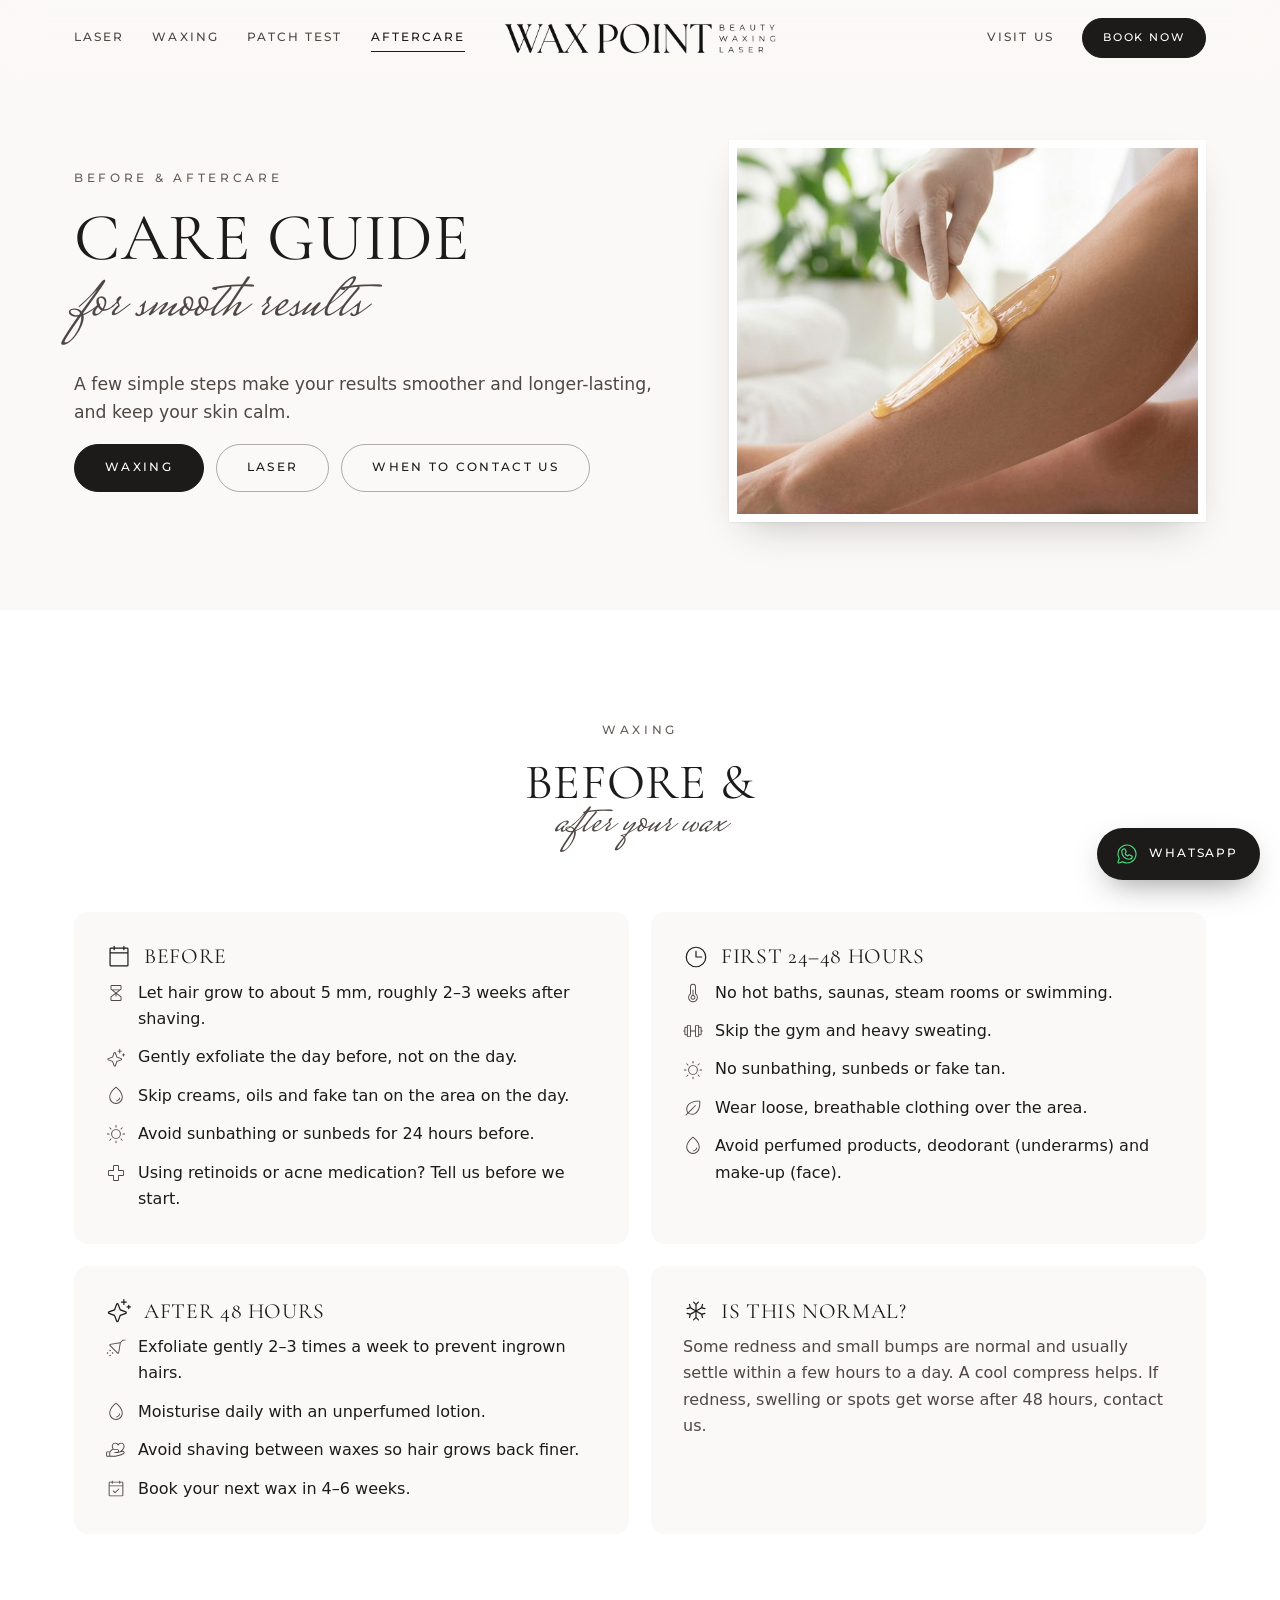
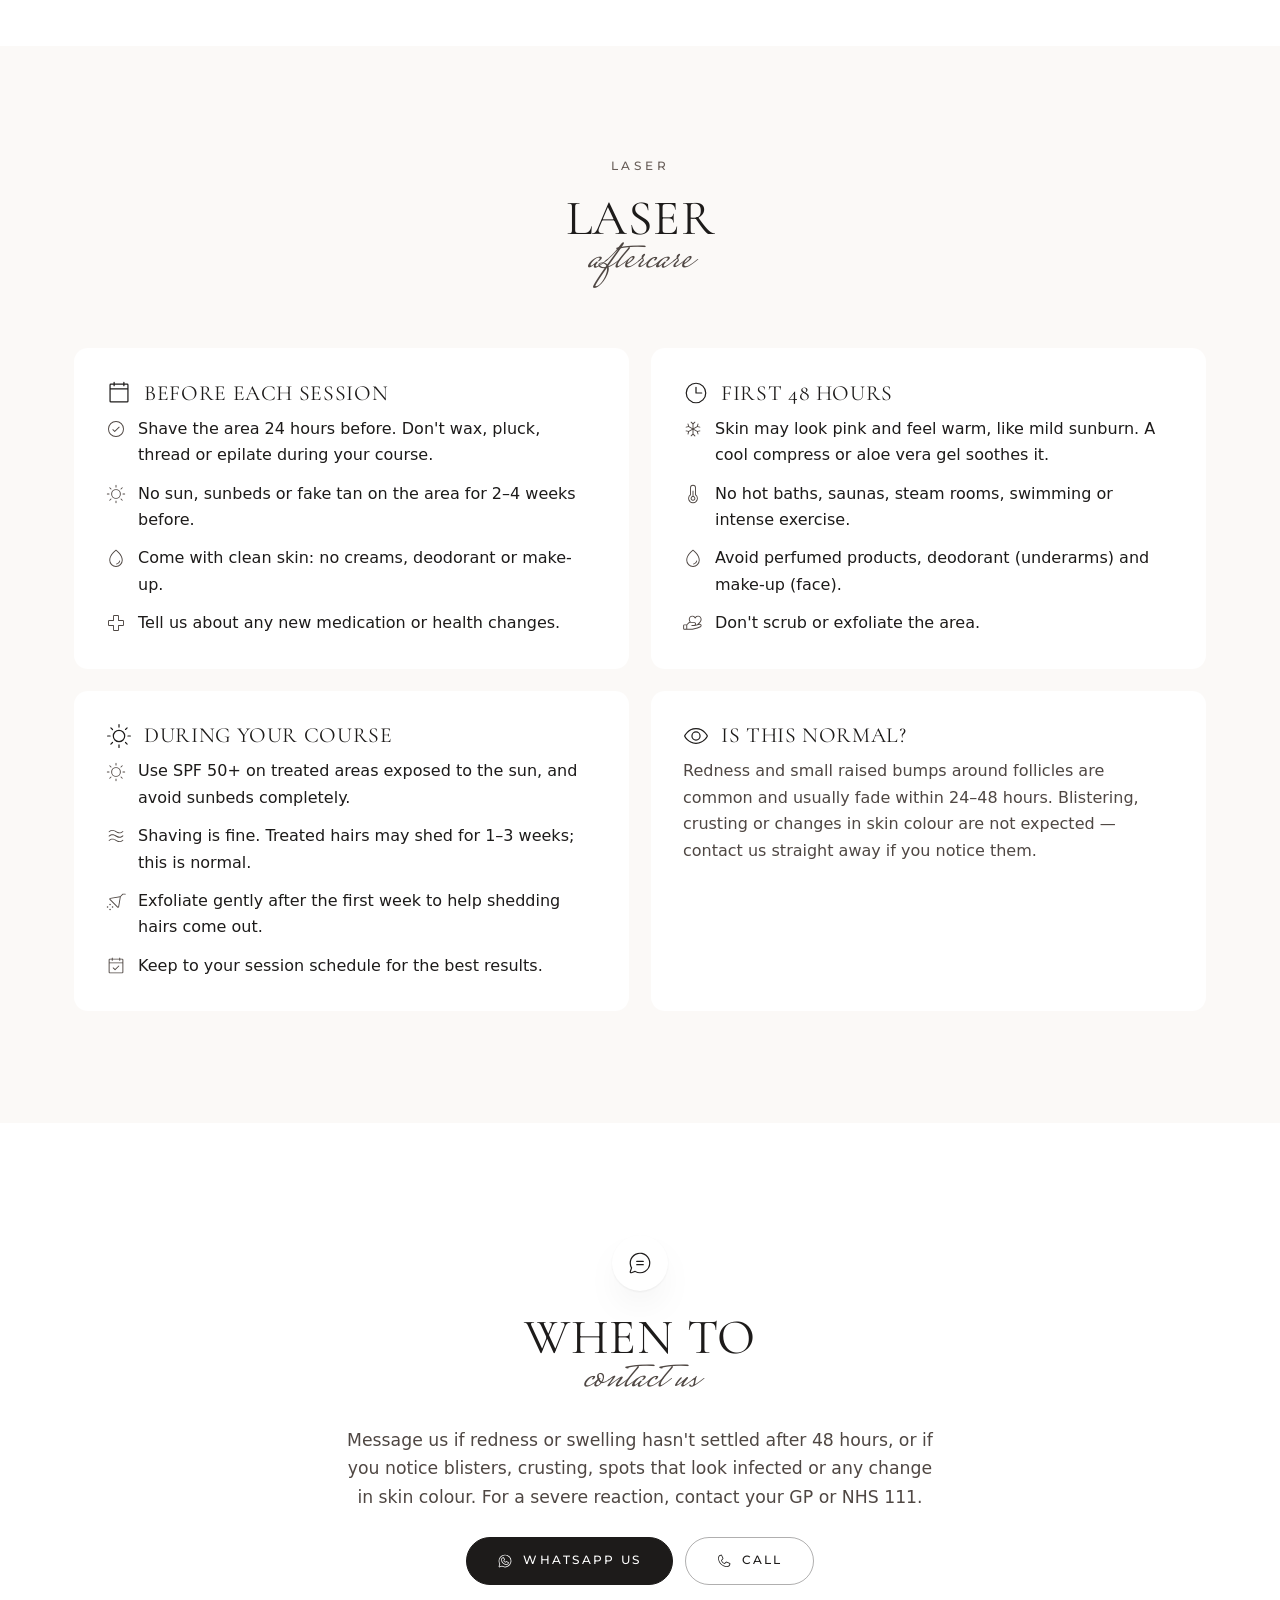
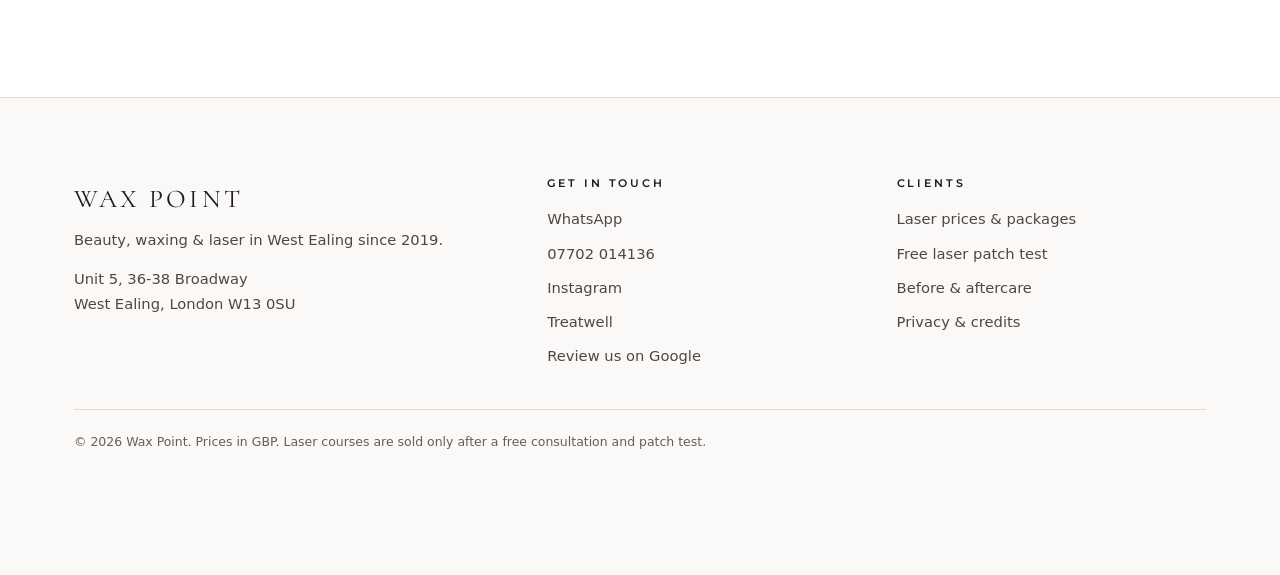
<file: aftercare.html>
<!doctype html>
<html lang="en-GB">
<head>
<meta charset="utf-8">
<meta name="viewport" content="width=device-width, initial-scale=1, viewport-fit=cover">
<title>Waxing &amp; Laser Aftercare Advice | Wax Point Ealing</title>
<meta name="description" content="How to prepare for waxing and laser hair removal, and how to care for your skin afterwards. Advice from Wax Point, West Ealing.">
<link rel="canonical" href="https://waxpoint.co.uk/aftercare">
<meta property="og:title" content="Waxing &amp; Laser Aftercare Advice | Wax Point Ealing">
<meta property="og:description" content="How to prepare for waxing and laser hair removal, and how to care for your skin afterwards. Advice from Wax Point, West Ealing.">
<meta property="og:image" content="https://waxpoint.co.uk/assets/og-image.jpg">
<meta property="og:type" content="website">
<meta name="theme-color" content="#fbf9f7">
<link rel="icon" href="assets/favicon.png" type="image/png">
<link rel="apple-touch-icon" href="assets/apple-touch-icon.png">
<link rel="preconnect" href="https://images.unsplash.com">
<link rel="preload" href="assets/fonts/cormorant-400.woff2" as="font" type="font/woff2" crossorigin>
<link rel="stylesheet" href="assets/styles.css">
<script>document.documentElement.classList.add("js")</script>
<script type="application/ld+json">{"@context": "https://schema.org", "@type": "BeautySalon", "name": "Wax Point", "description": "Waxing and laser hair removal salon in West Ealing, London W13, for ladies and gents.", "foundingDate": "2019", "sameAs": ["https://www.instagram.com/waxpoint.ealing/", "https://www.facebook.com/waxpointlondon/", "https://www.treatwell.co.uk/place/wax-point-1/"], "areaServed": [{"@type": "Place", "name": "West Ealing"}, {"@type": "Place", "name": "Ealing"}, {"@type": "Place", "name": "Ealing Broadway"}, {"@type": "Place", "name": "Hanwell"}, {"@type": "Place", "name": "Northfields"}, {"@type": "Place", "name": "Acton"}, {"@type": "Place", "name": "Greenford"}, {"@type": "Place", "name": "Southall"}], "knowsAbout": ["Waxing", "Hot wax", "Brazilian wax", "Hollywood wax", "Men's waxing", "Eyebrow wax", "Laser hair removal"], "hasOfferCatalog": {"@type": "OfferCatalog", "name": "Treatments", "itemListElement": [{"@type": "Offer", "itemOffered": {"@type": "Service", "name": "Waxing for ladies and gents"}}, {"@type": "Offer", "itemOffered": {"@type": "Service", "name": "Laser hair removal"}, "priceSpecification": {"@type": "PriceSpecification", "minPrice": 24, "priceCurrency": "GBP"}}, {"@type": "Offer", "itemOffered": {"@type": "Service", "name": "Free laser patch test"}, "price": 0, "priceCurrency": "GBP"}, {"@type": "Offer", "itemOffered": {"@type": "Service", "name": "Eyebrow wax and tint"}}]}, "image": "https://waxpoint.co.uk/assets/og-image.jpg", "logo": "https://waxpoint.co.uk/assets/icon-512.png", "url": "https://waxpoint.co.uk", "telephone": "+447702014136", "address": {"@type": "PostalAddress", "streetAddress": "Unit 5, 36-38 Broadway", "addressLocality": "London", "postalCode": "W13 0SU", "addressCountry": "GB"}, "geo": {"@type": "GeoCoordinates", "latitude": 51.5106891, "longitude": -0.321669}, "openingHoursSpecification": [{"@type": "OpeningHoursSpecification", "dayOfWeek": "Tuesday", "opens": "11:00", "closes": "18:00"}, {"@type": "OpeningHoursSpecification", "dayOfWeek": "Wednesday", "opens": "11:00", "closes": "18:00"}, {"@type": "OpeningHoursSpecification", "dayOfWeek": "Thursday", "opens": "11:00", "closes": "19:00"}, {"@type": "OpeningHoursSpecification", "dayOfWeek": "Friday", "opens": "11:00", "closes": "18:00"}, {"@type": "OpeningHoursSpecification", "dayOfWeek": "Saturday", "opens": "10:00", "closes": "16:00"}], "priceRange": "\u00a3\u00a3"}</script>
</head>
<body>
<a class="skip" href="#main">Skip to content</a>
<header class="site-header">
  <div class="wrap">
    <button class="menu-btn" aria-label="Menu" aria-expanded="false" aria-controls="sheet"><span class="i-open"><svg aria-hidden="true" focusable="false" class="ico" xmlns="http://www.w3.org/2000/svg" viewBox="0 0 256 256" fill="currentColor"><path d="M222,128a6,6,0,0,1-6,6H40a6,6,0,0,1,0-12H216A6,6,0,0,1,222,128ZM40,70H216a6,6,0,0,0,0-12H40a6,6,0,0,0,0,12ZM216,186H40a6,6,0,0,0,0,12H216a6,6,0,0,0,0-12Z"/></svg></span><span class="i-close" style="display:none"><svg aria-hidden="true" focusable="false" class="ico" xmlns="http://www.w3.org/2000/svg" viewBox="0 0 256 256" fill="currentColor"><path d="M204.24,195.76a6,6,0,1,1-8.48,8.48L128,136.49,60.24,204.24a6,6,0,0,1-8.48-8.48L119.51,128,51.76,60.24a6,6,0,0,1,8.48-8.48L128,119.51l67.76-67.75a6,6,0,0,1,8.48,8.48L136.49,128Z"/></svg></span></button>
    <nav class="nav" aria-label="Main"><a href="/laser">Laser</a><a href="/#waxing-menu">Waxing</a><a href="/consultation">Patch test</a><a href="/aftercare" aria-current="page">Aftercare</a></nav>
    <a class="brand" href="/" aria-label="Wax Point — home"><img src="assets/logo-header.png" alt="Wax Point — beauty, waxing, laser" width="188" height="34"></a>
    <nav class="nav nav-right" aria-label="Secondary"><a href="/#visit">Visit us</a><a class="btn sm" data-link="book" href="#">Book now</a></nav>
    <a class="btn sm header-book-sm" data-link="book" href="#">Book</a>
  </div>
</header>
<div class="scrim"></div>
<nav class="sheet" id="sheet" aria-label="Menu"><a href="/">Home</a><a href="/laser">Laser</a><a href="/#waxing-menu">Waxing</a><a href="/consultation">Patch test</a><a href="/aftercare">Aftercare</a><a href="/#visit">Visit us</a><a class="btn" data-link="book" href="#">Book online</a><a class="btn ghost" data-link="whatsapp" href="#" style="margin-top:10px"><svg aria-hidden="true" focusable="false" class="ico" xmlns="http://www.w3.org/2000/svg" viewBox="0 0 256 256" fill="currentColor"><path d="M186.68,146.63l-32-16a6,6,0,0,0-6,.38L133,141.46A42.49,42.49,0,0,1,114.54,123L125,107.33a6,6,0,0,0,.38-6l-16-32A6,6,0,0,0,104,66a38,38,0,0,0-38,38,86.1,86.1,0,0,0,86,86,38,38,0,0,0,38-38A6,6,0,0,0,186.68,146.63ZM152,178a74.09,74.09,0,0,1-74-74,26,26,0,0,1,22.42-25.75l12.66,25.32-10.39,15.58a6,6,0,0,0-.54,5.63,54.43,54.43,0,0,0,29.07,29.07,6,6,0,0,0,5.63-.54l15.58-10.39,25.32,12.66A26,26,0,0,1,152,178ZM128,26A102,102,0,0,0,38.35,176.69L26.73,211.56a14,14,0,0,0,17.71,17.71l34.87-11.62A102,102,0,1,0,128,26Zm0,192a90,90,0,0,1-45.06-12.08,6.09,6.09,0,0,0-3-.81,6.2,6.2,0,0,0-1.9.31L40.65,217.88a2,2,0,0,1-2.53-2.53L50.58,178a6,6,0,0,0-.5-4.91A90,90,0,1,1,128,218Z"/></svg> Book via WhatsApp</a></nav>
<main id="main">

<section class="page-hero">
  <div class="wrap split">
    <div class="reveal">
      <span class="eyebrow">Before &amp; aftercare</span>
      <h1>Care guide<span class="script">for smooth results</span></h1>
      <p class="lead">A few simple steps make your results smoother and longer-lasting, and keep your skin calm.</p>
      <div class="btn-row"><a class="btn" href="#waxing">Waxing</a><a class="btn ghost" href="#laser">Laser</a><a class="btn ghost" href="#help">When to contact us</a></div>
    </div>
    <div class="reveal"><div class="frame wide"><img src="assets/photos/waxing-legs.jpg" srcset="assets/photos/waxing-legs-sm.jpg 700w, assets/photos/waxing-legs.jpg 1400w" sizes="(max-width: 980px) 90vw, 560px" alt="Therapist applying warm wax to a client&#x27;s leg with a spatula" width="560" height="640" loading="lazy" decoding="async" style="object-position:50% 50%"></div></div>
  </div>
</section>
<section class="white" id="waxing">
  <div class="wrap">
    <div class="section-head reveal"><span class="eyebrow">Waxing</span><h2>Before &amp;<span class="script">after your wax</span></h2></div>
    <div class="care-grid">
      <div class="care reveal" style="background:var(--paper)"><h3><svg aria-hidden="true" focusable="false" class="ico" xmlns="http://www.w3.org/2000/svg" viewBox="0 0 256 256" fill="currentColor"><path d="M208,34H182V24a6,6,0,0,0-12,0V34H86V24a6,6,0,0,0-12,0V34H48A14,14,0,0,0,34,48V208a14,14,0,0,0,14,14H208a14,14,0,0,0,14-14V48A14,14,0,0,0,208,34ZM48,46H74V56a6,6,0,0,0,12,0V46h84V56a6,6,0,0,0,12,0V46h26a2,2,0,0,1,2,2V82H46V48A2,2,0,0,1,48,46ZM208,210H48a2,2,0,0,1-2-2V94H210V208A2,2,0,0,1,208,210Z"/></svg> Before</h3><ul class="ico-list"><li><svg aria-hidden="true" focusable="false" class="ico" xmlns="http://www.w3.org/2000/svg" viewBox="0 0 256 256" fill="currentColor"><path d="M198,75.64V40a14,14,0,0,0-14-14H72A14,14,0,0,0,58,40V76a14.06,14.06,0,0,0,5.6,11.2L118,128,63.6,168.8A14.06,14.06,0,0,0,58,180v36a14,14,0,0,0,14,14H184a14,14,0,0,0,14-14V180.36a14.08,14.08,0,0,0-5.56-11.17L138,128l54.49-41.19A14.08,14.08,0,0,0,198,75.64ZM70,40a2,2,0,0,1,2-2H184a2,2,0,0,1,2,2V75.64a2,2,0,0,1-.79,1.6L178.9,82H76.67L70.8,77.6A2,2,0,0,1,70,76Zm58,80.49L92.67,94H163Zm58,59.87V216a2,2,0,0,1-2,2H72a2,2,0,0,1-2-2V180a2,2,0,0,1,.8-1.6L122,140v28a6,6,0,0,0,12,0V140.06l51.21,38.7A2,2,0,0,1,186,180.36Z"/></svg><span>Let hair grow to about 5 mm, roughly 2–3 weeks after shaving.</span></li><li><svg aria-hidden="true" focusable="false" class="ico" xmlns="http://www.w3.org/2000/svg" viewBox="0 0 256 256" fill="currentColor"><path d="M196.89,130.94,144.4,111.6,125.06,59.11a13.92,13.92,0,0,0-26.12,0L79.6,111.6,27.11,130.94a13.92,13.92,0,0,0,0,26.12L79.6,176.4l19.34,52.49a13.92,13.92,0,0,0,26.12,0L144.4,176.4l52.49-19.34a13.92,13.92,0,0,0,0-26.12Zm-4.15,14.86-55.08,20.3a6,6,0,0,0-3.56,3.56l-20.3,55.08a1.92,1.92,0,0,1-3.6,0L89.9,169.66a6,6,0,0,0-3.56-3.56L31.26,145.8a1.92,1.92,0,0,1,0-3.6l55.08-20.3a6,6,0,0,0,3.56-3.56l20.3-55.08a1.92,1.92,0,0,1,3.6,0l20.3,55.08a6,6,0,0,0,3.56,3.56l55.08,20.3a1.92,1.92,0,0,1,0,3.6ZM146,40a6,6,0,0,1,6-6h18V16a6,6,0,0,1,12,0V34h18a6,6,0,0,1,0,12H182V64a6,6,0,0,1-12,0V46H152A6,6,0,0,1,146,40ZM246,88a6,6,0,0,1-6,6H230v10a6,6,0,0,1-12,0V94H208a6,6,0,0,1,0-12h10V72a6,6,0,0,1,12,0V82h10A6,6,0,0,1,246,88Z"/></svg><span>Gently exfoliate the day before, not on the day.</span></li><li><svg aria-hidden="true" focusable="false" class="ico" xmlns="http://www.w3.org/2000/svg" viewBox="0 0 256 256" fill="currentColor"><path d="M172.53,49.06a252.86,252.86,0,0,0-41.09-38,6,6,0,0,0-6.88,0,252.86,252.86,0,0,0-41.09,38C56.34,80.26,42,113.09,42,144a86,86,0,0,0,172,0C214,113.09,199.66,80.26,172.53,49.06ZM128,218a74.09,74.09,0,0,1-74-74c0-59.62,59-108.93,74-120.51C143,35.07,202,84.38,202,144A74.09,74.09,0,0,1,128,218Zm53.92-65A55.58,55.58,0,0,1,137,197.92a7,7,0,0,1-1,.08,6,6,0,0,1-1-11.92c17.38-2.92,32.13-17.68,35.08-35.08a6,6,0,1,1,11.84,2Z"/></svg><span>Skip creams, oils and fake tan on the area on the day.</span></li><li><svg aria-hidden="true" focusable="false" class="ico" xmlns="http://www.w3.org/2000/svg" viewBox="0 0 256 256" fill="currentColor"><path d="M122,40V16a6,6,0,0,1,12,0V40a6,6,0,0,1-12,0Zm68,88a62,62,0,1,1-62-62A62.07,62.07,0,0,1,190,128Zm-12,0a50,50,0,1,0-50,50A50.06,50.06,0,0,0,178,128ZM59.76,68.24a6,6,0,1,0,8.48-8.48l-16-16a6,6,0,0,0-8.48,8.48Zm0,119.52-16,16a6,6,0,1,0,8.48,8.48l16-16a6,6,0,1,0-8.48-8.48ZM192,70a6,6,0,0,0,4.24-1.76l16-16a6,6,0,0,0-8.48-8.48l-16,16A6,6,0,0,0,192,70Zm4.24,117.76a6,6,0,0,0-8.48,8.48l16,16a6,6,0,0,0,8.48-8.48ZM46,128a6,6,0,0,0-6-6H16a6,6,0,0,0,0,12H40A6,6,0,0,0,46,128Zm82,82a6,6,0,0,0-6,6v24a6,6,0,0,0,12,0V216A6,6,0,0,0,128,210Zm112-88H216a6,6,0,0,0,0,12h24a6,6,0,0,0,0-12Z"/></svg><span>Avoid sunbathing or sunbeds for 24 hours before.</span></li><li><svg aria-hidden="true" focusable="false" class="ico" xmlns="http://www.w3.org/2000/svg" viewBox="0 0 256 256" fill="currentColor"><path d="M216,90H166V40a14,14,0,0,0-14-14H104A14,14,0,0,0,90,40V90H40a14,14,0,0,0-14,14v48a14,14,0,0,0,14,14H90v50a14,14,0,0,0,14,14h48a14,14,0,0,0,14-14V166h50a14,14,0,0,0,14-14V104A14,14,0,0,0,216,90Zm2,62a2,2,0,0,1-2,2H160a6,6,0,0,0-6,6v56a2,2,0,0,1-2,2H104a2,2,0,0,1-2-2V160a6,6,0,0,0-6-6H40a2,2,0,0,1-2-2V104a2,2,0,0,1,2-2H96a6,6,0,0,0,6-6V40a2,2,0,0,1,2-2h48a2,2,0,0,1,2,2V96a6,6,0,0,0,6,6h56a2,2,0,0,1,2,2Z"/></svg><span>Using retinoids or acne medication? Tell us before we start.</span></li></ul></div>
      <div class="care reveal" style="background:var(--paper)"><h3><svg aria-hidden="true" focusable="false" class="ico" xmlns="http://www.w3.org/2000/svg" viewBox="0 0 256 256" fill="currentColor"><path d="M128,26A102,102,0,1,0,230,128,102.12,102.12,0,0,0,128,26Zm0,192a90,90,0,1,1,90-90A90.1,90.1,0,0,1,128,218Zm62-90a6,6,0,0,1-6,6H128a6,6,0,0,1-6-6V72a6,6,0,0,1,12,0v50h50A6,6,0,0,1,190,128Z"/></svg> First 24–48 hours</h3><ul class="ico-list"><li><svg aria-hidden="true" focusable="false" class="ico" xmlns="http://www.w3.org/2000/svg" viewBox="0 0 256 256" fill="currentColor"><path d="M134,154.6V88a6,6,0,0,0-12,0v66.6a30,30,0,1,0,12,0ZM128,202a18,18,0,1,1,18-18A18,18,0,0,1,128,202Zm38-67V48a38,38,0,0,0-76,0v87a62,62,0,1,0,76,0Zm-38,99a50,50,0,0,1-28.57-91A6,6,0,0,0,102,138V48a26,26,0,0,1,52,0v90a6,6,0,0,0,2.57,4.92A50,50,0,0,1,128,234Z"/></svg><span>No hot baths, saunas, steam rooms or swimming.</span></li><li><svg aria-hidden="true" focusable="false" class="ico" xmlns="http://www.w3.org/2000/svg" viewBox="0 0 256 256" fill="currentColor"><path d="M248,122H238V88a14,14,0,0,0-14-14H206V64a14,14,0,0,0-14-14H168a14,14,0,0,0-14,14v58H102V64A14,14,0,0,0,88,50H64A14,14,0,0,0,50,64V74H32A14,14,0,0,0,18,88v34H8a6,6,0,0,0,0,12H18v34a14,14,0,0,0,14,14H50v10a14,14,0,0,0,14,14H88a14,14,0,0,0,14-14V134h52v58a14,14,0,0,0,14,14h24a14,14,0,0,0,14-14V182h18a14,14,0,0,0,14-14V134h10a6,6,0,0,0,0-12ZM32,170a2,2,0,0,1-2-2V88a2,2,0,0,1,2-2H50v84Zm58,22a2,2,0,0,1-2,2H64a2,2,0,0,1-2-2V64a2,2,0,0,1,2-2H88a2,2,0,0,1,2,2Zm104,0a2,2,0,0,1-2,2H168a2,2,0,0,1-2-2V64a2,2,0,0,1,2-2h24a2,2,0,0,1,2,2Zm32-24a2,2,0,0,1-2,2H206V86h18a2,2,0,0,1,2,2Z"/></svg><span>Skip the gym and heavy sweating.</span></li><li><svg aria-hidden="true" focusable="false" class="ico" xmlns="http://www.w3.org/2000/svg" viewBox="0 0 256 256" fill="currentColor"><path d="M122,40V16a6,6,0,0,1,12,0V40a6,6,0,0,1-12,0Zm68,88a62,62,0,1,1-62-62A62.07,62.07,0,0,1,190,128Zm-12,0a50,50,0,1,0-50,50A50.06,50.06,0,0,0,178,128ZM59.76,68.24a6,6,0,1,0,8.48-8.48l-16-16a6,6,0,0,0-8.48,8.48Zm0,119.52-16,16a6,6,0,1,0,8.48,8.48l16-16a6,6,0,1,0-8.48-8.48ZM192,70a6,6,0,0,0,4.24-1.76l16-16a6,6,0,0,0-8.48-8.48l-16,16A6,6,0,0,0,192,70Zm4.24,117.76a6,6,0,0,0-8.48,8.48l16,16a6,6,0,0,0,8.48-8.48ZM46,128a6,6,0,0,0-6-6H16a6,6,0,0,0,0,12H40A6,6,0,0,0,46,128Zm82,82a6,6,0,0,0-6,6v24a6,6,0,0,0,12,0V216A6,6,0,0,0,128,210Zm112-88H216a6,6,0,0,0,0,12h24a6,6,0,0,0,0-12Z"/></svg><span>No sunbathing, sunbeds or fake tan.</span></li><li><svg aria-hidden="true" focusable="false" class="ico" xmlns="http://www.w3.org/2000/svg" viewBox="0 0 256 256" fill="currentColor"><path d="M221.45,40.19a6,6,0,0,0-5.64-5.64C140.43,30.11,80.14,52.71,54.53,95c-17.44,28.79-16.76,62.8,1.79,96.2L35.76,211.76a6,6,0,1,0,8.48,8.48L64.8,199.68c17.27,9.59,34.7,14.41,51.49,14.41A85.38,85.38,0,0,0,161,201.47C203.29,175.86,225.88,115.57,221.45,40.19Zm-66.66,151c-24.08,14.58-52.64,14.37-81.13-.39l90.59-90.59a6,6,0,0,0-8.48-8.48L65.18,182.34c-14.76-28.49-15-57-.39-81.13,22.68-37.43,76.63-57.8,145-54.95C212.59,114.58,192.22,168.54,154.79,191.21Z"/></svg><span>Wear loose, breathable clothing over the area.</span></li><li><svg aria-hidden="true" focusable="false" class="ico" xmlns="http://www.w3.org/2000/svg" viewBox="0 0 256 256" fill="currentColor"><path d="M172.53,49.06a252.86,252.86,0,0,0-41.09-38,6,6,0,0,0-6.88,0,252.86,252.86,0,0,0-41.09,38C56.34,80.26,42,113.09,42,144a86,86,0,0,0,172,0C214,113.09,199.66,80.26,172.53,49.06ZM128,218a74.09,74.09,0,0,1-74-74c0-59.62,59-108.93,74-120.51C143,35.07,202,84.38,202,144A74.09,74.09,0,0,1,128,218Zm53.92-65A55.58,55.58,0,0,1,137,197.92a7,7,0,0,1-1,.08,6,6,0,0,1-1-11.92c17.38-2.92,32.13-17.68,35.08-35.08a6,6,0,1,1,11.84,2Z"/></svg><span>Avoid perfumed products, deodorant (underarms) and make-up (face).</span></li></ul></div>
      <div class="care reveal" style="background:var(--paper)"><h3><svg aria-hidden="true" focusable="false" class="ico" xmlns="http://www.w3.org/2000/svg" viewBox="0 0 256 256" fill="currentColor"><path d="M196.89,130.94,144.4,111.6,125.06,59.11a13.92,13.92,0,0,0-26.12,0L79.6,111.6,27.11,130.94a13.92,13.92,0,0,0,0,26.12L79.6,176.4l19.34,52.49a13.92,13.92,0,0,0,26.12,0L144.4,176.4l52.49-19.34a13.92,13.92,0,0,0,0-26.12Zm-4.15,14.86-55.08,20.3a6,6,0,0,0-3.56,3.56l-20.3,55.08a1.92,1.92,0,0,1-3.6,0L89.9,169.66a6,6,0,0,0-3.56-3.56L31.26,145.8a1.92,1.92,0,0,1,0-3.6l55.08-20.3a6,6,0,0,0,3.56-3.56l20.3-55.08a1.92,1.92,0,0,1,3.6,0l20.3,55.08a6,6,0,0,0,3.56,3.56l55.08,20.3a1.92,1.92,0,0,1,0,3.6ZM146,40a6,6,0,0,1,6-6h18V16a6,6,0,0,1,12,0V34h18a6,6,0,0,1,0,12H182V64a6,6,0,0,1-12,0V46H152A6,6,0,0,1,146,40ZM246,88a6,6,0,0,1-6,6H230v10a6,6,0,0,1-12,0V94H208a6,6,0,0,1,0-12h10V72a6,6,0,0,1,12,0V82h10A6,6,0,0,1,246,88Z"/></svg> After 48 hours</h3><ul class="ico-list"><li><svg aria-hidden="true" focusable="false" class="ico" xmlns="http://www.w3.org/2000/svg" viewBox="0 0 256 256" fill="currentColor"><path d="M62,236a10,10,0,1,1-10-10A10,10,0,0,1,62,236Zm22-42a10,10,0,1,0,10,10A10,10,0,0,0,84,194Zm-64,0a10,10,0,1,0,10,10A10,10,0,0,0,20,194Zm32-32a10,10,0,1,0,10,10A10,10,0,0,0,52,162ZM254,40a6,6,0,0,1-6,6H218.49l-28.9,28.89L167.83,202.32a14,14,0,0,1-23.71,7.57l-98-98a14,14,0,0,1,7.6-23.71l127.4-21.76,30.65-30.65A6,6,0,0,1,216,34h32A6,6,0,0,1,254,40ZM176.66,79.34,55.7,100a2,2,0,0,0-1.11,3.39l98,98a2,2,0,0,0,3.39-1.09Z"/></svg><span>Exfoliate gently 2–3 times a week to prevent ingrown hairs.</span></li><li><svg aria-hidden="true" focusable="false" class="ico" xmlns="http://www.w3.org/2000/svg" viewBox="0 0 256 256" fill="currentColor"><path d="M172.53,49.06a252.86,252.86,0,0,0-41.09-38,6,6,0,0,0-6.88,0,252.86,252.86,0,0,0-41.09,38C56.34,80.26,42,113.09,42,144a86,86,0,0,0,172,0C214,113.09,199.66,80.26,172.53,49.06ZM128,218a74.09,74.09,0,0,1-74-74c0-59.62,59-108.93,74-120.51C143,35.07,202,84.38,202,144A74.09,74.09,0,0,1,128,218Zm53.92-65A55.58,55.58,0,0,1,137,197.92a7,7,0,0,1-1,.08,6,6,0,0,1-1-11.92c17.38-2.92,32.13-17.68,35.08-35.08a6,6,0,1,1,11.84,2Z"/></svg><span>Moisturise daily with an unperfumed lotion.</span></li><li><svg aria-hidden="true" focusable="false" class="ico" xmlns="http://www.w3.org/2000/svg" viewBox="0 0 256 256" fill="currentColor"><path d="M229.12,142.65a22.43,22.43,0,0,0-19.55-3.88l-4.32,1C227,119.55,238,99.51,238,80c0-25.36-20.39-46-45.46-46A45.51,45.51,0,0,0,156,52a45.51,45.51,0,0,0-36.54-18C94.39,34,74,54.64,74,80c0,11.38,3.63,22.49,11.29,34.36a29.73,29.73,0,0,0-16.56,8.43L45.52,146H16A14,14,0,0,0,2,160v40a14,14,0,0,0,14,14H120a6,6,0,0,0,1.46-.18l64-16a7.16,7.16,0,0,0,.89-.3L225.17,181l.33-.15a22.6,22.6,0,0,0,3.62-38.18ZM119.46,46a33.16,33.16,0,0,1,31,20.28,6,6,0,0,0,11.1,0,33.16,33.16,0,0,1,31-20.28C210.68,46,226,61.57,226,80c0,20.24-16.18,43-46.8,65.75l-14.87,3.42A26,26,0,0,0,140,114H99.67C90.36,101.67,86,90.81,86,80,86,61.57,101.32,46,119.46,46ZM14,200V160a2,2,0,0,1,2-2H42v44H16A2,2,0,0,1,14,200Zm206.28-30-38.2,16.27L119.26,202H54V154.49l23.21-23.22A17.88,17.88,0,0,1,89.94,126H140a14,14,0,0,1,0,28H112a6,6,0,0,0,0,12h32a6,6,0,0,0,1.34-.15l67-15.41.24-.06A10.6,10.6,0,0,1,220.28,170Z"/></svg><span>Avoid shaving between waxes so hair grows back finer.</span></li><li><svg aria-hidden="true" focusable="false" class="ico" xmlns="http://www.w3.org/2000/svg" viewBox="0 0 256 256" fill="currentColor"><path d="M208,34H182V24a6,6,0,0,0-12,0V34H86V24a6,6,0,0,0-12,0V34H48A14,14,0,0,0,34,48V208a14,14,0,0,0,14,14H208a14,14,0,0,0,14-14V48A14,14,0,0,0,208,34ZM48,46H74V56a6,6,0,0,0,12,0V46h84V56a6,6,0,0,0,12,0V46h26a2,2,0,0,1,2,2V82H46V48A2,2,0,0,1,48,46ZM208,210H48a2,2,0,0,1-2-2V94H210V208A2,2,0,0,1,208,210Zm-39.76-86.24a6,6,0,0,1,0,8.48l-48,48a6,6,0,0,1-8.48,0l-24-24a6,6,0,0,1,8.48-8.48L116,167.51l43.76-43.75A6,6,0,0,1,168.24,123.76Z"/></svg><span>Book your next wax in 4–6 weeks.</span></li></ul></div>
      <div class="care reveal" style="background:var(--paper)"><h3><svg aria-hidden="true" focusable="false" class="ico" xmlns="http://www.w3.org/2000/svg" viewBox="0 0 256 256" fill="currentColor"><path d="M221.83,150.57a6,6,0,0,1-4.4,7.26l-26.62,6.54,7,26.08a6,6,0,0,1-4.24,7.35,6.4,6.4,0,0,1-1.55.2,6,6,0,0,1-5.8-4.45L178.27,164,134,138.39v51.13l22.24,22.24a6,6,0,1,1-8.48,8.48L128,200.49l-19.76,19.75a6,6,0,0,1-8.48-8.48L122,189.52V138.39L77.73,164l-7.93,29.6A6,6,0,0,1,64,198a6.4,6.4,0,0,1-1.55-.2,6,6,0,0,1-4.24-7.35l7-26.08-26.62-6.54a6,6,0,0,1,2.86-11.66l30.23,7.43L116,128,71.66,102.4l-30.23,7.43A5.88,5.88,0,0,1,40,110a6,6,0,0,1-1.43-11.83l26.62-6.54-7-26.08a6,6,0,1,1,11.59-3.1l7.93,29.6L122,117.61V66.48L99.76,44.24a6,6,0,0,1,8.48-8.48L128,55.51l19.76-19.75a6,6,0,0,1,8.48,8.48L134,66.48v51.13l44.27-25.56,7.93-29.6a6,6,0,1,1,11.59,3.1l-7,26.08,26.62,6.54A6,6,0,0,1,216,110a5.88,5.88,0,0,1-1.43-.17l-30.23-7.43L140,128l44.34,25.6,30.23-7.43A6,6,0,0,1,221.83,150.57Z"/></svg> Is this normal?</h3><p class="muted">Some redness and small bumps are normal and usually settle within a few hours to a day. A cool compress helps. If redness, swelling or spots get worse after 48 hours, contact us.</p></div>
    </div>
  </div>
</section>

<section id="laser">
  <div class="wrap">
    <div class="section-head reveal"><span class="eyebrow">Laser</span><h2>Laser<span class="script">aftercare</span></h2></div>
    <div class="care-grid">
      <div class="care reveal"><h3><svg aria-hidden="true" focusable="false" class="ico" xmlns="http://www.w3.org/2000/svg" viewBox="0 0 256 256" fill="currentColor"><path d="M208,34H182V24a6,6,0,0,0-12,0V34H86V24a6,6,0,0,0-12,0V34H48A14,14,0,0,0,34,48V208a14,14,0,0,0,14,14H208a14,14,0,0,0,14-14V48A14,14,0,0,0,208,34ZM48,46H74V56a6,6,0,0,0,12,0V46h84V56a6,6,0,0,0,12,0V46h26a2,2,0,0,1,2,2V82H46V48A2,2,0,0,1,48,46ZM208,210H48a2,2,0,0,1-2-2V94H210V208A2,2,0,0,1,208,210Z"/></svg> Before each session</h3><ul class="ico-list"><li><svg aria-hidden="true" focusable="false" class="ico" xmlns="http://www.w3.org/2000/svg" viewBox="0 0 256 256" fill="currentColor"><path d="M172.24,99.76a6,6,0,0,1,0,8.48l-56,56a6,6,0,0,1-8.48,0l-24-24a6,6,0,0,1,8.48-8.48L112,151.51l51.76-51.75A6,6,0,0,1,172.24,99.76ZM230,128A102,102,0,1,1,128,26,102.12,102.12,0,0,1,230,128Zm-12,0a90,90,0,1,0-90,90A90.1,90.1,0,0,0,218,128Z"/></svg><span>Shave the area 24 hours before. Don't wax, pluck, thread or epilate during your course.</span></li><li><svg aria-hidden="true" focusable="false" class="ico" xmlns="http://www.w3.org/2000/svg" viewBox="0 0 256 256" fill="currentColor"><path d="M122,40V16a6,6,0,0,1,12,0V40a6,6,0,0,1-12,0Zm68,88a62,62,0,1,1-62-62A62.07,62.07,0,0,1,190,128Zm-12,0a50,50,0,1,0-50,50A50.06,50.06,0,0,0,178,128ZM59.76,68.24a6,6,0,1,0,8.48-8.48l-16-16a6,6,0,0,0-8.48,8.48Zm0,119.52-16,16a6,6,0,1,0,8.48,8.48l16-16a6,6,0,1,0-8.48-8.48ZM192,70a6,6,0,0,0,4.24-1.76l16-16a6,6,0,0,0-8.48-8.48l-16,16A6,6,0,0,0,192,70Zm4.24,117.76a6,6,0,0,0-8.48,8.48l16,16a6,6,0,0,0,8.48-8.48ZM46,128a6,6,0,0,0-6-6H16a6,6,0,0,0,0,12H40A6,6,0,0,0,46,128Zm82,82a6,6,0,0,0-6,6v24a6,6,0,0,0,12,0V216A6,6,0,0,0,128,210Zm112-88H216a6,6,0,0,0,0,12h24a6,6,0,0,0,0-12Z"/></svg><span>No sun, sunbeds or fake tan on the area for 2–4 weeks before.</span></li><li><svg aria-hidden="true" focusable="false" class="ico" xmlns="http://www.w3.org/2000/svg" viewBox="0 0 256 256" fill="currentColor"><path d="M172.53,49.06a252.86,252.86,0,0,0-41.09-38,6,6,0,0,0-6.88,0,252.86,252.86,0,0,0-41.09,38C56.34,80.26,42,113.09,42,144a86,86,0,0,0,172,0C214,113.09,199.66,80.26,172.53,49.06ZM128,218a74.09,74.09,0,0,1-74-74c0-59.62,59-108.93,74-120.51C143,35.07,202,84.38,202,144A74.09,74.09,0,0,1,128,218Zm53.92-65A55.58,55.58,0,0,1,137,197.92a7,7,0,0,1-1,.08,6,6,0,0,1-1-11.92c17.38-2.92,32.13-17.68,35.08-35.08a6,6,0,1,1,11.84,2Z"/></svg><span>Come with clean skin: no creams, deodorant or make-up.</span></li><li><svg aria-hidden="true" focusable="false" class="ico" xmlns="http://www.w3.org/2000/svg" viewBox="0 0 256 256" fill="currentColor"><path d="M216,90H166V40a14,14,0,0,0-14-14H104A14,14,0,0,0,90,40V90H40a14,14,0,0,0-14,14v48a14,14,0,0,0,14,14H90v50a14,14,0,0,0,14,14h48a14,14,0,0,0,14-14V166h50a14,14,0,0,0,14-14V104A14,14,0,0,0,216,90Zm2,62a2,2,0,0,1-2,2H160a6,6,0,0,0-6,6v56a2,2,0,0,1-2,2H104a2,2,0,0,1-2-2V160a6,6,0,0,0-6-6H40a2,2,0,0,1-2-2V104a2,2,0,0,1,2-2H96a6,6,0,0,0,6-6V40a2,2,0,0,1,2-2h48a2,2,0,0,1,2,2V96a6,6,0,0,0,6,6h56a2,2,0,0,1,2,2Z"/></svg><span>Tell us about any new medication or health changes.</span></li></ul></div>
      <div class="care reveal"><h3><svg aria-hidden="true" focusable="false" class="ico" xmlns="http://www.w3.org/2000/svg" viewBox="0 0 256 256" fill="currentColor"><path d="M128,26A102,102,0,1,0,230,128,102.12,102.12,0,0,0,128,26Zm0,192a90,90,0,1,1,90-90A90.1,90.1,0,0,1,128,218Zm62-90a6,6,0,0,1-6,6H128a6,6,0,0,1-6-6V72a6,6,0,0,1,12,0v50h50A6,6,0,0,1,190,128Z"/></svg> First 48 hours</h3><ul class="ico-list"><li><svg aria-hidden="true" focusable="false" class="ico" xmlns="http://www.w3.org/2000/svg" viewBox="0 0 256 256" fill="currentColor"><path d="M221.83,150.57a6,6,0,0,1-4.4,7.26l-26.62,6.54,7,26.08a6,6,0,0,1-4.24,7.35,6.4,6.4,0,0,1-1.55.2,6,6,0,0,1-5.8-4.45L178.27,164,134,138.39v51.13l22.24,22.24a6,6,0,1,1-8.48,8.48L128,200.49l-19.76,19.75a6,6,0,0,1-8.48-8.48L122,189.52V138.39L77.73,164l-7.93,29.6A6,6,0,0,1,64,198a6.4,6.4,0,0,1-1.55-.2,6,6,0,0,1-4.24-7.35l7-26.08-26.62-6.54a6,6,0,0,1,2.86-11.66l30.23,7.43L116,128,71.66,102.4l-30.23,7.43A5.88,5.88,0,0,1,40,110a6,6,0,0,1-1.43-11.83l26.62-6.54-7-26.08a6,6,0,1,1,11.59-3.1l7.93,29.6L122,117.61V66.48L99.76,44.24a6,6,0,0,1,8.48-8.48L128,55.51l19.76-19.75a6,6,0,0,1,8.48,8.48L134,66.48v51.13l44.27-25.56,7.93-29.6a6,6,0,1,1,11.59,3.1l-7,26.08,26.62,6.54A6,6,0,0,1,216,110a5.88,5.88,0,0,1-1.43-.17l-30.23-7.43L140,128l44.34,25.6,30.23-7.43A6,6,0,0,1,221.83,150.57Z"/></svg><span>Skin may look pink and feel warm, like mild sunburn. A cool compress or aloe vera gel soothes it.</span></li><li><svg aria-hidden="true" focusable="false" class="ico" xmlns="http://www.w3.org/2000/svg" viewBox="0 0 256 256" fill="currentColor"><path d="M134,154.6V88a6,6,0,0,0-12,0v66.6a30,30,0,1,0,12,0ZM128,202a18,18,0,1,1,18-18A18,18,0,0,1,128,202Zm38-67V48a38,38,0,0,0-76,0v87a62,62,0,1,0,76,0Zm-38,99a50,50,0,0,1-28.57-91A6,6,0,0,0,102,138V48a26,26,0,0,1,52,0v90a6,6,0,0,0,2.57,4.92A50,50,0,0,1,128,234Z"/></svg><span>No hot baths, saunas, steam rooms, swimming or intense exercise.</span></li><li><svg aria-hidden="true" focusable="false" class="ico" xmlns="http://www.w3.org/2000/svg" viewBox="0 0 256 256" fill="currentColor"><path d="M172.53,49.06a252.86,252.86,0,0,0-41.09-38,6,6,0,0,0-6.88,0,252.86,252.86,0,0,0-41.09,38C56.34,80.26,42,113.09,42,144a86,86,0,0,0,172,0C214,113.09,199.66,80.26,172.53,49.06ZM128,218a74.09,74.09,0,0,1-74-74c0-59.62,59-108.93,74-120.51C143,35.07,202,84.38,202,144A74.09,74.09,0,0,1,128,218Zm53.92-65A55.58,55.58,0,0,1,137,197.92a7,7,0,0,1-1,.08,6,6,0,0,1-1-11.92c17.38-2.92,32.13-17.68,35.08-35.08a6,6,0,1,1,11.84,2Z"/></svg><span>Avoid perfumed products, deodorant (underarms) and make-up (face).</span></li><li><svg aria-hidden="true" focusable="false" class="ico" xmlns="http://www.w3.org/2000/svg" viewBox="0 0 256 256" fill="currentColor"><path d="M229.12,142.65a22.43,22.43,0,0,0-19.55-3.88l-4.32,1C227,119.55,238,99.51,238,80c0-25.36-20.39-46-45.46-46A45.51,45.51,0,0,0,156,52a45.51,45.51,0,0,0-36.54-18C94.39,34,74,54.64,74,80c0,11.38,3.63,22.49,11.29,34.36a29.73,29.73,0,0,0-16.56,8.43L45.52,146H16A14,14,0,0,0,2,160v40a14,14,0,0,0,14,14H120a6,6,0,0,0,1.46-.18l64-16a7.16,7.16,0,0,0,.89-.3L225.17,181l.33-.15a22.6,22.6,0,0,0,3.62-38.18ZM119.46,46a33.16,33.16,0,0,1,31,20.28,6,6,0,0,0,11.1,0,33.16,33.16,0,0,1,31-20.28C210.68,46,226,61.57,226,80c0,20.24-16.18,43-46.8,65.75l-14.87,3.42A26,26,0,0,0,140,114H99.67C90.36,101.67,86,90.81,86,80,86,61.57,101.32,46,119.46,46ZM14,200V160a2,2,0,0,1,2-2H42v44H16A2,2,0,0,1,14,200Zm206.28-30-38.2,16.27L119.26,202H54V154.49l23.21-23.22A17.88,17.88,0,0,1,89.94,126H140a14,14,0,0,1,0,28H112a6,6,0,0,0,0,12h32a6,6,0,0,0,1.34-.15l67-15.41.24-.06A10.6,10.6,0,0,1,220.28,170Z"/></svg><span>Don't scrub or exfoliate the area.</span></li></ul></div>
      <div class="care reveal"><h3><svg aria-hidden="true" focusable="false" class="ico" xmlns="http://www.w3.org/2000/svg" viewBox="0 0 256 256" fill="currentColor"><path d="M122,40V16a6,6,0,0,1,12,0V40a6,6,0,0,1-12,0Zm68,88a62,62,0,1,1-62-62A62.07,62.07,0,0,1,190,128Zm-12,0a50,50,0,1,0-50,50A50.06,50.06,0,0,0,178,128ZM59.76,68.24a6,6,0,1,0,8.48-8.48l-16-16a6,6,0,0,0-8.48,8.48Zm0,119.52-16,16a6,6,0,1,0,8.48,8.48l16-16a6,6,0,1,0-8.48-8.48ZM192,70a6,6,0,0,0,4.24-1.76l16-16a6,6,0,0,0-8.48-8.48l-16,16A6,6,0,0,0,192,70Zm4.24,117.76a6,6,0,0,0-8.48,8.48l16,16a6,6,0,0,0,8.48-8.48ZM46,128a6,6,0,0,0-6-6H16a6,6,0,0,0,0,12H40A6,6,0,0,0,46,128Zm82,82a6,6,0,0,0-6,6v24a6,6,0,0,0,12,0V216A6,6,0,0,0,128,210Zm112-88H216a6,6,0,0,0,0,12h24a6,6,0,0,0,0-12Z"/></svg> During your course</h3><ul class="ico-list"><li><svg aria-hidden="true" focusable="false" class="ico" xmlns="http://www.w3.org/2000/svg" viewBox="0 0 256 256" fill="currentColor"><path d="M122,40V16a6,6,0,0,1,12,0V40a6,6,0,0,1-12,0Zm68,88a62,62,0,1,1-62-62A62.07,62.07,0,0,1,190,128Zm-12,0a50,50,0,1,0-50,50A50.06,50.06,0,0,0,178,128ZM59.76,68.24a6,6,0,1,0,8.48-8.48l-16-16a6,6,0,0,0-8.48,8.48Zm0,119.52-16,16a6,6,0,1,0,8.48,8.48l16-16a6,6,0,1,0-8.48-8.48ZM192,70a6,6,0,0,0,4.24-1.76l16-16a6,6,0,0,0-8.48-8.48l-16,16A6,6,0,0,0,192,70Zm4.24,117.76a6,6,0,0,0-8.48,8.48l16,16a6,6,0,0,0,8.48-8.48ZM46,128a6,6,0,0,0-6-6H16a6,6,0,0,0,0,12H40A6,6,0,0,0,46,128Zm82,82a6,6,0,0,0-6,6v24a6,6,0,0,0,12,0V216A6,6,0,0,0,128,210Zm112-88H216a6,6,0,0,0,0,12h24a6,6,0,0,0,0-12Z"/></svg><span>Use SPF 50+ on treated areas exposed to the sun, and avoid sunbeds completely.</span></li><li><svg aria-hidden="true" focusable="false" class="ico" xmlns="http://www.w3.org/2000/svg" viewBox="0 0 256 256" fill="currentColor"><path d="M220.62,178.58a6,6,0,0,1-.79,8.45c-16.87,14-32,19-45.75,19-18.19,0-34.13-8.66-48.94-16.7-26-14.12-48.44-26.31-81.31,1A6,6,0,0,1,36.17,181c39.13-32.45,68.65-16.41,94.69-2.26s48.44,26.31,81.31-1A6,6,0,0,1,220.62,178.58Zm-8.45-56.81c-32.87,27.27-55.32,15.07-81.31,1S75.3,92.54,36.17,125a6,6,0,0,0,7.66,9.25c32.87-27.27,55.32-15.08,81.31-1,14.81,8,30.75,16.71,48.94,16.71,13.79,0,28.88-5,45.75-19a6,6,0,0,0-7.66-9.24ZM43.83,78.21c32.87-27.27,55.32-15.07,81.31-1C140,85.3,155.89,94,174.08,94c13.79,0,28.88-5,45.75-19a6,6,0,1,0-7.66-9.24c-32.87,27.27-55.32,15.07-81.31,1S75.3,36.52,36.17,69a6,6,0,1,0,7.66,9.24Z"/></svg><span>Shaving is fine. Treated hairs may shed for 1–3 weeks; this is normal.</span></li><li><svg aria-hidden="true" focusable="false" class="ico" xmlns="http://www.w3.org/2000/svg" viewBox="0 0 256 256" fill="currentColor"><path d="M62,236a10,10,0,1,1-10-10A10,10,0,0,1,62,236Zm22-42a10,10,0,1,0,10,10A10,10,0,0,0,84,194Zm-64,0a10,10,0,1,0,10,10A10,10,0,0,0,20,194Zm32-32a10,10,0,1,0,10,10A10,10,0,0,0,52,162ZM254,40a6,6,0,0,1-6,6H218.49l-28.9,28.89L167.83,202.32a14,14,0,0,1-23.71,7.57l-98-98a14,14,0,0,1,7.6-23.71l127.4-21.76,30.65-30.65A6,6,0,0,1,216,34h32A6,6,0,0,1,254,40ZM176.66,79.34,55.7,100a2,2,0,0,0-1.11,3.39l98,98a2,2,0,0,0,3.39-1.09Z"/></svg><span>Exfoliate gently after the first week to help shedding hairs come out.</span></li><li><svg aria-hidden="true" focusable="false" class="ico" xmlns="http://www.w3.org/2000/svg" viewBox="0 0 256 256" fill="currentColor"><path d="M208,34H182V24a6,6,0,0,0-12,0V34H86V24a6,6,0,0,0-12,0V34H48A14,14,0,0,0,34,48V208a14,14,0,0,0,14,14H208a14,14,0,0,0,14-14V48A14,14,0,0,0,208,34ZM48,46H74V56a6,6,0,0,0,12,0V46h84V56a6,6,0,0,0,12,0V46h26a2,2,0,0,1,2,2V82H46V48A2,2,0,0,1,48,46ZM208,210H48a2,2,0,0,1-2-2V94H210V208A2,2,0,0,1,208,210Zm-39.76-86.24a6,6,0,0,1,0,8.48l-48,48a6,6,0,0,1-8.48,0l-24-24a6,6,0,0,1,8.48-8.48L116,167.51l43.76-43.75A6,6,0,0,1,168.24,123.76Z"/></svg><span>Keep to your session schedule for the best results.</span></li></ul></div>
      <div class="care reveal"><h3><svg aria-hidden="true" focusable="false" class="ico" xmlns="http://www.w3.org/2000/svg" viewBox="0 0 256 256" fill="currentColor"><path d="M245.48,125.57c-.34-.78-8.66-19.23-27.24-37.81C201,70.54,171.38,50,128,50S55,70.54,37.76,87.76c-18.58,18.58-26.9,37-27.24,37.81a6,6,0,0,0,0,4.88c.34.77,8.66,19.22,27.24,37.8C55,185.47,84.62,206,128,206s73-20.53,90.24-37.75c18.58-18.58,26.9-37,27.24-37.8A6,6,0,0,0,245.48,125.57ZM128,194c-31.38,0-58.78-11.42-81.45-33.93A134.77,134.77,0,0,1,22.69,128,134.56,134.56,0,0,1,46.55,95.94C69.22,73.42,96.62,62,128,62s58.78,11.42,81.45,33.94A134.56,134.56,0,0,1,233.31,128C226.94,140.21,195,194,128,194Zm0-112a46,46,0,1,0,46,46A46.06,46.06,0,0,0,128,82Zm0,80a34,34,0,1,1,34-34A34,34,0,0,1,128,162Z"/></svg> Is this normal?</h3><p class="muted">Redness and small raised bumps around follicles are common and usually fade within 24–48 hours. Blistering, crusting or changes in skin colour are not expected — contact us straight away if you notice them.</p></div>
    </div>
  </div>
</section>

<section class="white" id="help">
  <div class="wrap center reveal" style="max-width:760px">
    <div class="ico-badge" style="margin:0 auto 20px"><svg aria-hidden="true" focusable="false" class="ico" xmlns="http://www.w3.org/2000/svg" viewBox="0 0 256 256" fill="currentColor"><path d="M166,112a6,6,0,0,1-6,6H96a6,6,0,0,1,0-12h64A6,6,0,0,1,166,112Zm-6,26H96a6,6,0,0,0,0,12h64a6,6,0,0,0,0-12Zm70-10A102,102,0,0,1,79.31,217.65L44.44,229.27a14,14,0,0,1-17.71-17.71l11.62-34.87A102,102,0,1,1,230,128Zm-12,0A90,90,0,1,0,50.08,173.06a6,6,0,0,1,.5,4.91L38.12,215.35a2,2,0,0,0,2.53,2.53L78,205.42a6.2,6.2,0,0,1,1.9-.31,6.09,6.09,0,0,1,3,.81A90,90,0,0,0,218,128Z"/></svg></div>
    <h2>When to<span class="script">contact us</span></h2>
    <p class="lead">Message us if redness or swelling hasn't settled after 48 hours, or if you notice blisters, crusting, spots that look infected or any change in skin colour. For a severe reaction, contact your GP or NHS 111.</p>
    <div class="btn-row" style="justify-content:center;margin-top:26px"><a class="btn" data-link="whatsapp" data-wa-text="Hi Wax Point, I have a question about my aftercare." href="#"><svg aria-hidden="true" focusable="false" class="ico" xmlns="http://www.w3.org/2000/svg" viewBox="0 0 256 256" fill="currentColor"><path d="M186.68,146.63l-32-16a6,6,0,0,0-6,.38L133,141.46A42.49,42.49,0,0,1,114.54,123L125,107.33a6,6,0,0,0,.38-6l-16-32A6,6,0,0,0,104,66a38,38,0,0,0-38,38,86.1,86.1,0,0,0,86,86,38,38,0,0,0,38-38A6,6,0,0,0,186.68,146.63ZM152,178a74.09,74.09,0,0,1-74-74,26,26,0,0,1,22.42-25.75l12.66,25.32-10.39,15.58a6,6,0,0,0-.54,5.63,54.43,54.43,0,0,0,29.07,29.07,6,6,0,0,0,5.63-.54l15.58-10.39,25.32,12.66A26,26,0,0,1,152,178ZM128,26A102,102,0,0,0,38.35,176.69L26.73,211.56a14,14,0,0,0,17.71,17.71l34.87-11.62A102,102,0,1,0,128,26Zm0,192a90,90,0,0,1-45.06-12.08,6.09,6.09,0,0,0-3-.81,6.2,6.2,0,0,0-1.9.31L40.65,217.88a2,2,0,0,1-2.53-2.53L50.58,178a6,6,0,0,0-.5-4.91A90,90,0,1,1,128,218Z"/></svg> WhatsApp us</a><a class="btn ghost" data-link="phone" href="#"><svg aria-hidden="true" focusable="false" class="ico" xmlns="http://www.w3.org/2000/svg" viewBox="0 0 256 256" fill="currentColor"><path d="M221.59,160.3l-47.24-21.17a14,14,0,0,0-13.28,1.22,4.81,4.81,0,0,0-.56.42l-24.69,21a1.88,1.88,0,0,1-1.68.06c-15.87-7.66-32.31-24-40-39.65a1.91,1.91,0,0,1,0-1.68l21.07-25a6.13,6.13,0,0,0,.42-.58,14,14,0,0,0,1.12-13.27L95.73,34.49a14,14,0,0,0-14.56-8.38A54.24,54.24,0,0,0,34,80c0,78.3,63.7,142,142,142a54.25,54.25,0,0,0,53.89-47.17A14,14,0,0,0,221.59,160.3ZM176,210C104.32,210,46,151.68,46,80A42.23,42.23,0,0,1,82.67,38h.23a2,2,0,0,1,1.84,1.31l21.1,47.11a2,2,0,0,1,0,1.67L84.73,113.15a4.73,4.73,0,0,0-.43.57,14,14,0,0,0-.91,13.73c8.87,18.16,27.17,36.32,45.53,45.19a14,14,0,0,0,13.77-1c.19-.13.38-.27.56-.42l24.68-21a1.92,1.92,0,0,1,1.6-.1l47.25,21.17a2,2,0,0,1,1.21,2A42.24,42.24,0,0,1,176,210Z"/></svg> Call</a></div>
  </div>
</section>

</main>
<footer class="site-footer">
  <div class="wrap">
    <div>
      <div class="footer-name">Wax Point</div>
      <p>Beauty, waxing &amp; laser in West Ealing since 2019.</p>
      <p>Unit 5, 36-38 Broadway<br>West Ealing, London W13 0SU</p>
    </div>
    <div>
      <h4>Get in touch</h4>
      <ul>
        <li><a data-link="whatsapp" href="#">WhatsApp</a></li>
        <li><a data-link="phone" href="#">07702 014136</a></li>
        <li><a data-link="instagram" href="#">Instagram</a></li>
        <li><a data-link="treatwell" href="#">Treatwell</a></li>
        <li><a href="https://search.google.com/local/writereview?placeid=ChIJ3zCccYANdkgRGkfYpVD734M" target="_blank" rel="noopener">Review us on Google</a></li>
      </ul>
    </div>
    <div>
      <h4>Clients</h4>
      <ul>
        <li><a href="/laser">Laser prices &amp; packages</a></li>
        <li><a href="/consultation">Free laser patch test</a></li>
        <li><a href="/aftercare">Before &amp; aftercare</a></li>
        <li><a href="/privacy">Privacy &amp; credits</a></li>
      </ul>
    </div>
    <p class="legal">&copy; <span id="year">2026</span> Wax Point. Prices in GBP. Laser courses are sold only after a free consultation and patch test.</p>
  </div>
</footer>
<a class="wa-float" data-link="whatsapp" href="#" aria-label="Message us on WhatsApp"><svg aria-hidden="true" focusable="false" class="ico" xmlns="http://www.w3.org/2000/svg" viewBox="0 0 256 256" fill="currentColor"><path d="M186.68,146.63l-32-16a6,6,0,0,0-6,.38L133,141.46A42.49,42.49,0,0,1,114.54,123L125,107.33a6,6,0,0,0,.38-6l-16-32A6,6,0,0,0,104,66a38,38,0,0,0-38,38,86.1,86.1,0,0,0,86,86,38,38,0,0,0,38-38A6,6,0,0,0,186.68,146.63ZM152,178a74.09,74.09,0,0,1-74-74,26,26,0,0,1,22.42-25.75l12.66,25.32-10.39,15.58a6,6,0,0,0-.54,5.63,54.43,54.43,0,0,0,29.07,29.07,6,6,0,0,0,5.63-.54l15.58-10.39,25.32,12.66A26,26,0,0,1,152,178ZM128,26A102,102,0,0,0,38.35,176.69L26.73,211.56a14,14,0,0,0,17.71,17.71l34.87-11.62A102,102,0,1,0,128,26Zm0,192a90,90,0,0,1-45.06-12.08,6.09,6.09,0,0,0-3-.81,6.2,6.2,0,0,0-1.9.31L40.65,217.88a2,2,0,0,1-2.53-2.53L50.58,178a6,6,0,0,0-.5-4.91A90,90,0,1,1,128,218Z"/></svg><span>WhatsApp</span></a>
<script src="config.js"></script>
<script src="assets/site.js"></script>
</body>
</html>
</file>
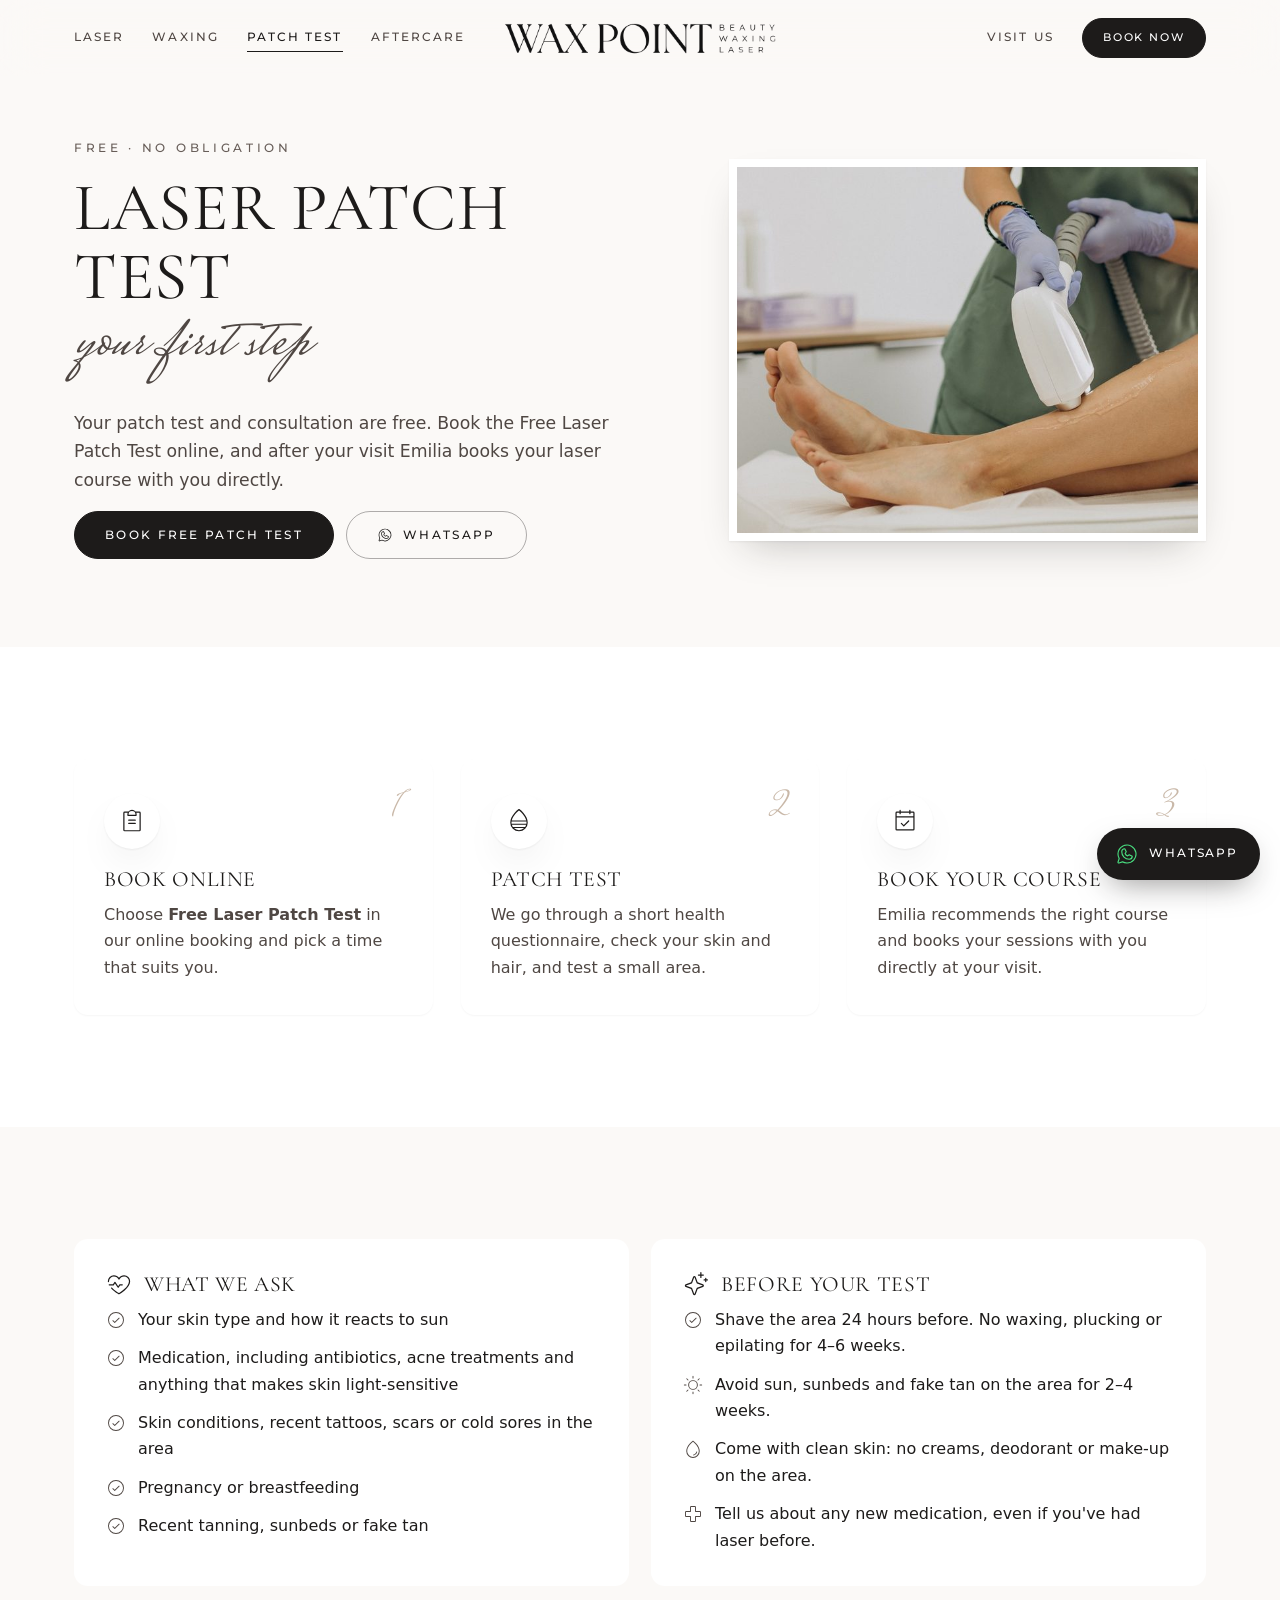
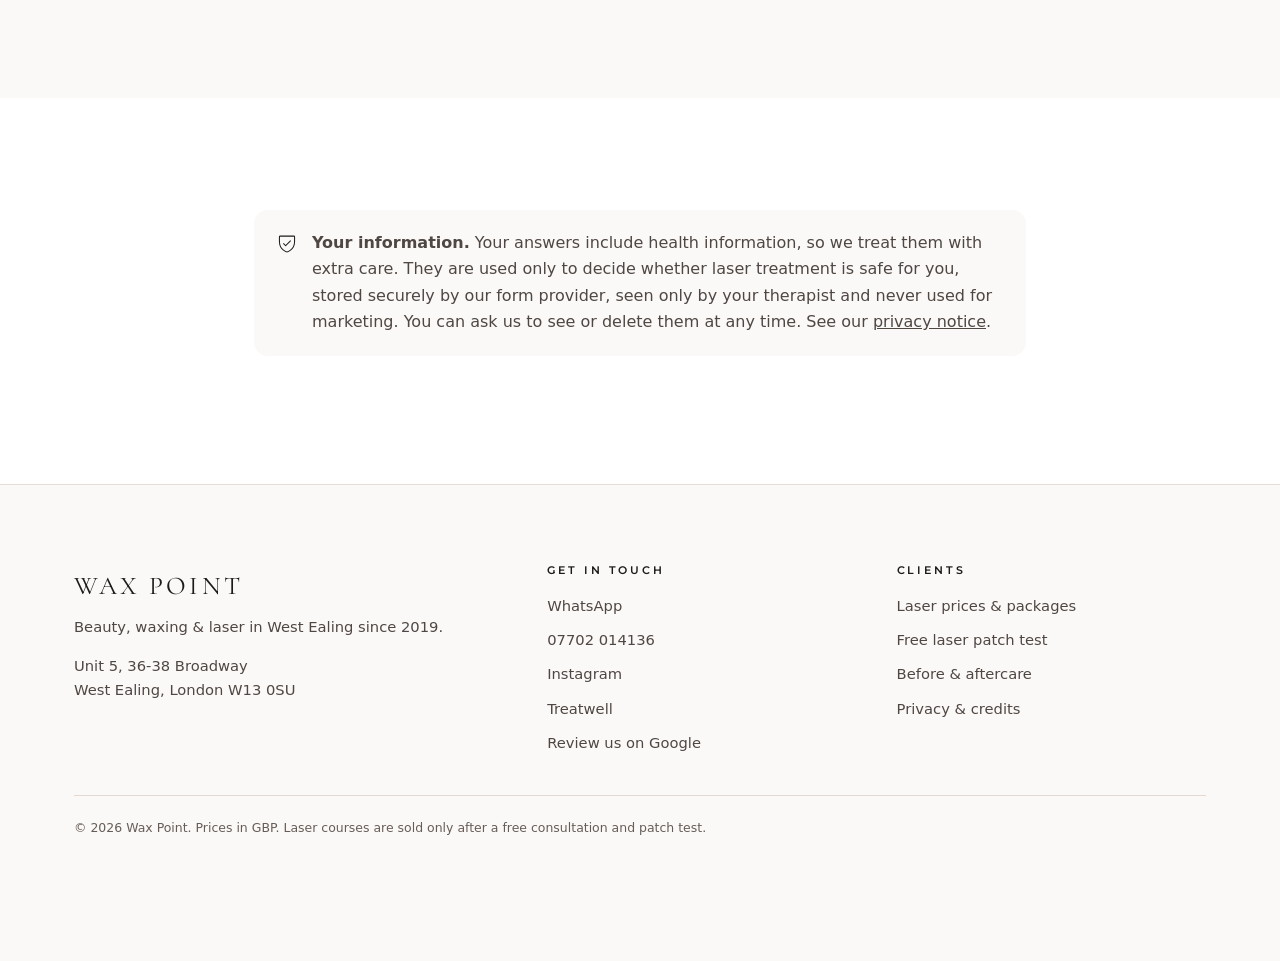
<file: consultation.html>
<!doctype html>
<html lang="en-GB">
<head>
<meta charset="utf-8">
<meta name="viewport" content="width=device-width, initial-scale=1, viewport-fit=cover">
<title>Free Laser Hair Removal Patch Test, Ealing | Wax Point</title>
<meta name="description" content="Book a free laser hair removal patch test and consultation at Wax Point, West Ealing, online in a couple of taps.">
<link rel="canonical" href="https://waxpoint.co.uk/consultation">
<meta property="og:title" content="Free Laser Hair Removal Patch Test, Ealing | Wax Point">
<meta property="og:description" content="Book a free laser hair removal patch test and consultation at Wax Point, West Ealing, online in a couple of taps.">
<meta property="og:image" content="https://waxpoint.co.uk/assets/og-image.jpg">
<meta property="og:type" content="website">
<meta name="theme-color" content="#fbf9f7">
<link rel="icon" href="assets/favicon.png" type="image/png">
<link rel="apple-touch-icon" href="assets/apple-touch-icon.png">
<link rel="preconnect" href="https://images.unsplash.com">
<link rel="preload" href="assets/fonts/cormorant-400.woff2" as="font" type="font/woff2" crossorigin>
<link rel="stylesheet" href="assets/styles.css">
<script>document.documentElement.classList.add("js")</script>
<script type="application/ld+json">{"@context": "https://schema.org", "@type": "BeautySalon", "name": "Wax Point", "description": "Waxing and laser hair removal salon in West Ealing, London W13, for ladies and gents.", "foundingDate": "2019", "sameAs": ["https://www.instagram.com/waxpoint.ealing/", "https://www.facebook.com/waxpointlondon/", "https://www.treatwell.co.uk/place/wax-point-1/"], "areaServed": [{"@type": "Place", "name": "West Ealing"}, {"@type": "Place", "name": "Ealing"}, {"@type": "Place", "name": "Ealing Broadway"}, {"@type": "Place", "name": "Hanwell"}, {"@type": "Place", "name": "Northfields"}, {"@type": "Place", "name": "Acton"}, {"@type": "Place", "name": "Greenford"}, {"@type": "Place", "name": "Southall"}], "knowsAbout": ["Waxing", "Hot wax", "Brazilian wax", "Hollywood wax", "Men's waxing", "Eyebrow wax", "Laser hair removal"], "hasOfferCatalog": {"@type": "OfferCatalog", "name": "Treatments", "itemListElement": [{"@type": "Offer", "itemOffered": {"@type": "Service", "name": "Waxing for ladies and gents"}}, {"@type": "Offer", "itemOffered": {"@type": "Service", "name": "Laser hair removal"}, "priceSpecification": {"@type": "PriceSpecification", "minPrice": 24, "priceCurrency": "GBP"}}, {"@type": "Offer", "itemOffered": {"@type": "Service", "name": "Free laser patch test"}, "price": 0, "priceCurrency": "GBP"}, {"@type": "Offer", "itemOffered": {"@type": "Service", "name": "Eyebrow wax and tint"}}]}, "image": "https://waxpoint.co.uk/assets/og-image.jpg", "logo": "https://waxpoint.co.uk/assets/icon-512.png", "url": "https://waxpoint.co.uk", "telephone": "+447702014136", "address": {"@type": "PostalAddress", "streetAddress": "Unit 5, 36-38 Broadway", "addressLocality": "London", "postalCode": "W13 0SU", "addressCountry": "GB"}, "geo": {"@type": "GeoCoordinates", "latitude": 51.5106891, "longitude": -0.321669}, "openingHoursSpecification": [{"@type": "OpeningHoursSpecification", "dayOfWeek": "Tuesday", "opens": "11:00", "closes": "18:00"}, {"@type": "OpeningHoursSpecification", "dayOfWeek": "Wednesday", "opens": "11:00", "closes": "18:00"}, {"@type": "OpeningHoursSpecification", "dayOfWeek": "Thursday", "opens": "11:00", "closes": "19:00"}, {"@type": "OpeningHoursSpecification", "dayOfWeek": "Friday", "opens": "11:00", "closes": "18:00"}, {"@type": "OpeningHoursSpecification", "dayOfWeek": "Saturday", "opens": "10:00", "closes": "16:00"}], "priceRange": "\u00a3\u00a3"}</script>
</head>
<body>
<a class="skip" href="#main">Skip to content</a>
<header class="site-header">
  <div class="wrap">
    <button class="menu-btn" aria-label="Menu" aria-expanded="false" aria-controls="sheet"><span class="i-open"><svg aria-hidden="true" focusable="false" class="ico" xmlns="http://www.w3.org/2000/svg" viewBox="0 0 256 256" fill="currentColor"><path d="M222,128a6,6,0,0,1-6,6H40a6,6,0,0,1,0-12H216A6,6,0,0,1,222,128ZM40,70H216a6,6,0,0,0,0-12H40a6,6,0,0,0,0,12ZM216,186H40a6,6,0,0,0,0,12H216a6,6,0,0,0,0-12Z"/></svg></span><span class="i-close" style="display:none"><svg aria-hidden="true" focusable="false" class="ico" xmlns="http://www.w3.org/2000/svg" viewBox="0 0 256 256" fill="currentColor"><path d="M204.24,195.76a6,6,0,1,1-8.48,8.48L128,136.49,60.24,204.24a6,6,0,0,1-8.48-8.48L119.51,128,51.76,60.24a6,6,0,0,1,8.48-8.48L128,119.51l67.76-67.75a6,6,0,0,1,8.48,8.48L136.49,128Z"/></svg></span></button>
    <nav class="nav" aria-label="Main"><a href="/laser">Laser</a><a href="/#waxing-menu">Waxing</a><a href="/consultation" aria-current="page">Patch test</a><a href="/aftercare">Aftercare</a></nav>
    <a class="brand" href="/" aria-label="Wax Point — home"><img src="assets/logo-header.png" alt="Wax Point — beauty, waxing, laser" width="188" height="34"></a>
    <nav class="nav nav-right" aria-label="Secondary"><a href="/#visit">Visit us</a><a class="btn sm" data-link="book" href="#">Book now</a></nav>
    <a class="btn sm header-book-sm" data-link="book" href="#">Book</a>
  </div>
</header>
<div class="scrim"></div>
<nav class="sheet" id="sheet" aria-label="Menu"><a href="/">Home</a><a href="/laser">Laser</a><a href="/#waxing-menu">Waxing</a><a href="/consultation">Patch test</a><a href="/aftercare">Aftercare</a><a href="/#visit">Visit us</a><a class="btn" data-link="book" href="#">Book online</a><a class="btn ghost" data-link="whatsapp" href="#" style="margin-top:10px"><svg aria-hidden="true" focusable="false" class="ico" xmlns="http://www.w3.org/2000/svg" viewBox="0 0 256 256" fill="currentColor"><path d="M186.68,146.63l-32-16a6,6,0,0,0-6,.38L133,141.46A42.49,42.49,0,0,1,114.54,123L125,107.33a6,6,0,0,0,.38-6l-16-32A6,6,0,0,0,104,66a38,38,0,0,0-38,38,86.1,86.1,0,0,0,86,86,38,38,0,0,0,38-38A6,6,0,0,0,186.68,146.63ZM152,178a74.09,74.09,0,0,1-74-74,26,26,0,0,1,22.42-25.75l12.66,25.32-10.39,15.58a6,6,0,0,0-.54,5.63,54.43,54.43,0,0,0,29.07,29.07,6,6,0,0,0,5.63-.54l15.58-10.39,25.32,12.66A26,26,0,0,1,152,178ZM128,26A102,102,0,0,0,38.35,176.69L26.73,211.56a14,14,0,0,0,17.71,17.71l34.87-11.62A102,102,0,1,0,128,26Zm0,192a90,90,0,0,1-45.06-12.08,6.09,6.09,0,0,0-3-.81,6.2,6.2,0,0,0-1.9.31L40.65,217.88a2,2,0,0,1-2.53-2.53L50.58,178a6,6,0,0,0-.5-4.91A90,90,0,1,1,128,218Z"/></svg> Book via WhatsApp</a></nav>
<main id="main">

<section class="page-hero">
  <div class="wrap split">
    <div class="reveal">
      <span class="eyebrow">Free · no obligation</span>
      <h1>Laser patch test<span class="script">your first step</span></h1>
      <p class="lead">Your patch test and consultation are free. Book the Free Laser Patch Test online, and after your visit Emilia books your laser course with you directly.</p>
      <div class="btn-row"><a class="btn" data-link="book" href="#">Book free patch test</a><a class="btn ghost" data-link="whatsapp" data-wa-text="Hi Wax Point, I'd like to ask about the free laser patch test." href="#"><svg aria-hidden="true" focusable="false" class="ico" xmlns="http://www.w3.org/2000/svg" viewBox="0 0 256 256" fill="currentColor"><path d="M186.68,146.63l-32-16a6,6,0,0,0-6,.38L133,141.46A42.49,42.49,0,0,1,114.54,123L125,107.33a6,6,0,0,0,.38-6l-16-32A6,6,0,0,0,104,66a38,38,0,0,0-38,38,86.1,86.1,0,0,0,86,86,38,38,0,0,0,38-38A6,6,0,0,0,186.68,146.63ZM152,178a74.09,74.09,0,0,1-74-74,26,26,0,0,1,22.42-25.75l12.66,25.32-10.39,15.58a6,6,0,0,0-.54,5.63,54.43,54.43,0,0,0,29.07,29.07,6,6,0,0,0,5.63-.54l15.58-10.39,25.32,12.66A26,26,0,0,1,152,178ZM128,26A102,102,0,0,0,38.35,176.69L26.73,211.56a14,14,0,0,0,17.71,17.71l34.87-11.62A102,102,0,1,0,128,26Zm0,192a90,90,0,0,1-45.06-12.08,6.09,6.09,0,0,0-3-.81,6.2,6.2,0,0,0-1.9.31L40.65,217.88a2,2,0,0,1-2.53-2.53L50.58,178a6,6,0,0,0-.5-4.91A90,90,0,1,1,128,218Z"/></svg> WhatsApp</a><a class="btn ghost" data-link="form" href="#">Fill in the form</a></div>
    </div>
    <div class="reveal"><div class="frame wide"><img src="assets/photos/laser-legs.jpg" srcset="assets/photos/laser-legs-sm.jpg 700w, assets/photos/laser-legs.jpg 1400w" sizes="(max-width: 980px) 90vw, 560px" alt="Laser hair removal treatment on a client&#x27;s lower leg" width="560" height="640" loading="lazy" decoding="async" style="object-position:60% 55%"></div></div>
  </div>
</section>
<section class="white">
  <div class="wrap">
    <div class="steps">
      <div class="step reveal"><span class="num">1</span><div class="ico-badge"><svg aria-hidden="true" focusable="false" class="ico" xmlns="http://www.w3.org/2000/svg" viewBox="0 0 256 256" fill="currentColor"><path d="M166,152a6,6,0,0,1-6,6H96a6,6,0,0,1,0-12h64A6,6,0,0,1,166,152Zm-6-38H96a6,6,0,0,0,0,12h64a6,6,0,0,0,0-12Zm54-66V216a14,14,0,0,1-14,14H56a14,14,0,0,1-14-14V48A14,14,0,0,1,56,34H93.17a45.91,45.91,0,0,1,69.66,0H200A14,14,0,0,1,214,48ZM94,64v2h68V64a34,34,0,0,0-68,0ZM202,48a2,2,0,0,0-2-2H170.33A45.77,45.77,0,0,1,174,64v8a6,6,0,0,1-6,6H88a6,6,0,0,1-6-6V64a45.77,45.77,0,0,1,3.67-18H56a2,2,0,0,0-2,2V216a2,2,0,0,0,2,2H200a2,2,0,0,0,2-2Z"/></svg></div><h3>Book online</h3><p>Choose <strong>Free Laser Patch Test</strong> in our online booking and pick a time that suits you.</p></div>
      <div class="step reveal"><span class="num">2</span><div class="ico-badge"><svg aria-hidden="true" focusable="false" class="ico" xmlns="http://www.w3.org/2000/svg" viewBox="0 0 256 256" fill="currentColor"><path d="M172.53,49.06a251.42,251.42,0,0,0-41.09-38,6,6,0,0,0-6.88,0,251.42,251.42,0,0,0-41.09,38C56.34,80.26,42,113.09,42,144a86,86,0,0,0,172,0C214,113.09,199.66,80.26,172.53,49.06ZM188.88,186H67.12a74.05,74.05,0,0,1-9.78-20H198.66A74.05,74.05,0,0,1,188.88,186ZM54.69,154A75,75,0,0,1,54,144a92.09,92.09,0,0,1,.56-10H201.44a92.09,92.09,0,0,1,.56,10,75,75,0,0,1-.69,10ZM128,23.49c13.13,10.12,59.83,49.06,71.39,98.51H56.61C68.17,72.55,114.87,33.61,128,23.49ZM77.48,198h101a73.81,73.81,0,0,1-101,0Z"/></svg></div><h3>Patch test</h3><p>We go through a short health questionnaire, check your skin and hair, and test a small area.</p></div>
      <div class="step reveal"><span class="num">3</span><div class="ico-badge"><svg aria-hidden="true" focusable="false" class="ico" xmlns="http://www.w3.org/2000/svg" viewBox="0 0 256 256" fill="currentColor"><path d="M208,34H182V24a6,6,0,0,0-12,0V34H86V24a6,6,0,0,0-12,0V34H48A14,14,0,0,0,34,48V208a14,14,0,0,0,14,14H208a14,14,0,0,0,14-14V48A14,14,0,0,0,208,34ZM48,46H74V56a6,6,0,0,0,12,0V46h84V56a6,6,0,0,0,12,0V46h26a2,2,0,0,1,2,2V82H46V48A2,2,0,0,1,48,46ZM208,210H48a2,2,0,0,1-2-2V94H210V208A2,2,0,0,1,208,210Zm-39.76-86.24a6,6,0,0,1,0,8.48l-48,48a6,6,0,0,1-8.48,0l-24-24a6,6,0,0,1,8.48-8.48L116,167.51l43.76-43.75A6,6,0,0,1,168.24,123.76Z"/></svg></div><h3>Book your course</h3><p>Emilia recommends the right course and books your sessions with you directly at your visit.</p></div>
    </div>
  </div>
</section>

<section>
  <div class="wrap care-grid">
    <div class="care reveal">
      <h3><svg aria-hidden="true" focusable="false" class="ico" xmlns="http://www.w3.org/2000/svg" viewBox="0 0 256 256" fill="currentColor"><path d="M72,142H32a6,6,0,0,1,0-12H68.79L83,108.67a6,6,0,0,1,10,0l27,40.51,11-16.51a6,6,0,0,1,5-2.67h24a6,6,0,0,1,0,12H139.21L125,163.33a6,6,0,0,1-10,0L88,122.82,77,139.33A6,6,0,0,1,72,142ZM178,42c-21,0-39.26,9.47-50,25.34C117.26,51.47,99,42,78,42a60.07,60.07,0,0,0-60,60q0,1.09,0,2.19a6,6,0,0,0,12-.38c0-.6,0-1.21,0-1.81A48.05,48.05,0,0,1,78,54c20.28,0,37.31,10.83,44.45,28.27a6,6,0,0,0,11.1,0C140.69,64.83,157.72,54,178,54a48.05,48.05,0,0,1,48,48c0,55.73-81.61,105.65-98,115.11-9.84-5.66-43.09-25.82-68.16-53.16a6,6,0,1,0-8.84,8.1c30.94,33.77,72.41,56.29,74.16,57.23a6,6,0,0,0,5.68,0,334.68,334.68,0,0,0,53.06-37C219.8,161.59,238,131.2,238,102A60.07,60.07,0,0,0,178,42Z"/></svg> What we ask</h3>
      <ul class="ico-list">
        <li><svg aria-hidden="true" focusable="false" class="ico" xmlns="http://www.w3.org/2000/svg" viewBox="0 0 256 256" fill="currentColor"><path d="M172.24,99.76a6,6,0,0,1,0,8.48l-56,56a6,6,0,0,1-8.48,0l-24-24a6,6,0,0,1,8.48-8.48L112,151.51l51.76-51.75A6,6,0,0,1,172.24,99.76ZM230,128A102,102,0,1,1,128,26,102.12,102.12,0,0,1,230,128Zm-12,0a90,90,0,1,0-90,90A90.1,90.1,0,0,0,218,128Z"/></svg><span>Your skin type and how it reacts to sun</span></li>
        <li><svg aria-hidden="true" focusable="false" class="ico" xmlns="http://www.w3.org/2000/svg" viewBox="0 0 256 256" fill="currentColor"><path d="M172.24,99.76a6,6,0,0,1,0,8.48l-56,56a6,6,0,0,1-8.48,0l-24-24a6,6,0,0,1,8.48-8.48L112,151.51l51.76-51.75A6,6,0,0,1,172.24,99.76ZM230,128A102,102,0,1,1,128,26,102.12,102.12,0,0,1,230,128Zm-12,0a90,90,0,1,0-90,90A90.1,90.1,0,0,0,218,128Z"/></svg><span>Medication, including antibiotics, acne treatments and anything that makes skin light-sensitive</span></li>
        <li><svg aria-hidden="true" focusable="false" class="ico" xmlns="http://www.w3.org/2000/svg" viewBox="0 0 256 256" fill="currentColor"><path d="M172.24,99.76a6,6,0,0,1,0,8.48l-56,56a6,6,0,0,1-8.48,0l-24-24a6,6,0,0,1,8.48-8.48L112,151.51l51.76-51.75A6,6,0,0,1,172.24,99.76ZM230,128A102,102,0,1,1,128,26,102.12,102.12,0,0,1,230,128Zm-12,0a90,90,0,1,0-90,90A90.1,90.1,0,0,0,218,128Z"/></svg><span>Skin conditions, recent tattoos, scars or cold sores in the area</span></li>
        <li><svg aria-hidden="true" focusable="false" class="ico" xmlns="http://www.w3.org/2000/svg" viewBox="0 0 256 256" fill="currentColor"><path d="M172.24,99.76a6,6,0,0,1,0,8.48l-56,56a6,6,0,0,1-8.48,0l-24-24a6,6,0,0,1,8.48-8.48L112,151.51l51.76-51.75A6,6,0,0,1,172.24,99.76ZM230,128A102,102,0,1,1,128,26,102.12,102.12,0,0,1,230,128Zm-12,0a90,90,0,1,0-90,90A90.1,90.1,0,0,0,218,128Z"/></svg><span>Pregnancy or breastfeeding</span></li>
        <li><svg aria-hidden="true" focusable="false" class="ico" xmlns="http://www.w3.org/2000/svg" viewBox="0 0 256 256" fill="currentColor"><path d="M172.24,99.76a6,6,0,0,1,0,8.48l-56,56a6,6,0,0,1-8.48,0l-24-24a6,6,0,0,1,8.48-8.48L112,151.51l51.76-51.75A6,6,0,0,1,172.24,99.76ZM230,128A102,102,0,1,1,128,26,102.12,102.12,0,0,1,230,128Zm-12,0a90,90,0,1,0-90,90A90.1,90.1,0,0,0,218,128Z"/></svg><span>Recent tanning, sunbeds or fake tan</span></li>
      </ul>
    </div>
    <div class="care reveal">
      <h3><svg aria-hidden="true" focusable="false" class="ico" xmlns="http://www.w3.org/2000/svg" viewBox="0 0 256 256" fill="currentColor"><path d="M196.89,130.94,144.4,111.6,125.06,59.11a13.92,13.92,0,0,0-26.12,0L79.6,111.6,27.11,130.94a13.92,13.92,0,0,0,0,26.12L79.6,176.4l19.34,52.49a13.92,13.92,0,0,0,26.12,0L144.4,176.4l52.49-19.34a13.92,13.92,0,0,0,0-26.12Zm-4.15,14.86-55.08,20.3a6,6,0,0,0-3.56,3.56l-20.3,55.08a1.92,1.92,0,0,1-3.6,0L89.9,169.66a6,6,0,0,0-3.56-3.56L31.26,145.8a1.92,1.92,0,0,1,0-3.6l55.08-20.3a6,6,0,0,0,3.56-3.56l20.3-55.08a1.92,1.92,0,0,1,3.6,0l20.3,55.08a6,6,0,0,0,3.56,3.56l55.08,20.3a1.92,1.92,0,0,1,0,3.6ZM146,40a6,6,0,0,1,6-6h18V16a6,6,0,0,1,12,0V34h18a6,6,0,0,1,0,12H182V64a6,6,0,0,1-12,0V46H152A6,6,0,0,1,146,40ZM246,88a6,6,0,0,1-6,6H230v10a6,6,0,0,1-12,0V94H208a6,6,0,0,1,0-12h10V72a6,6,0,0,1,12,0V82h10A6,6,0,0,1,246,88Z"/></svg> Before your test</h3>
      <ul class="ico-list">
        <li><svg aria-hidden="true" focusable="false" class="ico" xmlns="http://www.w3.org/2000/svg" viewBox="0 0 256 256" fill="currentColor"><path d="M172.24,99.76a6,6,0,0,1,0,8.48l-56,56a6,6,0,0,1-8.48,0l-24-24a6,6,0,0,1,8.48-8.48L112,151.51l51.76-51.75A6,6,0,0,1,172.24,99.76ZM230,128A102,102,0,1,1,128,26,102.12,102.12,0,0,1,230,128Zm-12,0a90,90,0,1,0-90,90A90.1,90.1,0,0,0,218,128Z"/></svg><span>Shave the area 24 hours before. No waxing, plucking or epilating for 4–6 weeks.</span></li>
        <li><svg aria-hidden="true" focusable="false" class="ico" xmlns="http://www.w3.org/2000/svg" viewBox="0 0 256 256" fill="currentColor"><path d="M122,40V16a6,6,0,0,1,12,0V40a6,6,0,0,1-12,0Zm68,88a62,62,0,1,1-62-62A62.07,62.07,0,0,1,190,128Zm-12,0a50,50,0,1,0-50,50A50.06,50.06,0,0,0,178,128ZM59.76,68.24a6,6,0,1,0,8.48-8.48l-16-16a6,6,0,0,0-8.48,8.48Zm0,119.52-16,16a6,6,0,1,0,8.48,8.48l16-16a6,6,0,1,0-8.48-8.48ZM192,70a6,6,0,0,0,4.24-1.76l16-16a6,6,0,0,0-8.48-8.48l-16,16A6,6,0,0,0,192,70Zm4.24,117.76a6,6,0,0,0-8.48,8.48l16,16a6,6,0,0,0,8.48-8.48ZM46,128a6,6,0,0,0-6-6H16a6,6,0,0,0,0,12H40A6,6,0,0,0,46,128Zm82,82a6,6,0,0,0-6,6v24a6,6,0,0,0,12,0V216A6,6,0,0,0,128,210Zm112-88H216a6,6,0,0,0,0,12h24a6,6,0,0,0,0-12Z"/></svg><span>Avoid sun, sunbeds and fake tan on the area for 2–4 weeks.</span></li>
        <li><svg aria-hidden="true" focusable="false" class="ico" xmlns="http://www.w3.org/2000/svg" viewBox="0 0 256 256" fill="currentColor"><path d="M172.53,49.06a252.86,252.86,0,0,0-41.09-38,6,6,0,0,0-6.88,0,252.86,252.86,0,0,0-41.09,38C56.34,80.26,42,113.09,42,144a86,86,0,0,0,172,0C214,113.09,199.66,80.26,172.53,49.06ZM128,218a74.09,74.09,0,0,1-74-74c0-59.62,59-108.93,74-120.51C143,35.07,202,84.38,202,144A74.09,74.09,0,0,1,128,218Zm53.92-65A55.58,55.58,0,0,1,137,197.92a7,7,0,0,1-1,.08,6,6,0,0,1-1-11.92c17.38-2.92,32.13-17.68,35.08-35.08a6,6,0,1,1,11.84,2Z"/></svg><span>Come with clean skin: no creams, deodorant or make-up on the area.</span></li>
        <li><svg aria-hidden="true" focusable="false" class="ico" xmlns="http://www.w3.org/2000/svg" viewBox="0 0 256 256" fill="currentColor"><path d="M216,90H166V40a14,14,0,0,0-14-14H104A14,14,0,0,0,90,40V90H40a14,14,0,0,0-14,14v48a14,14,0,0,0,14,14H90v50a14,14,0,0,0,14,14h48a14,14,0,0,0,14-14V166h50a14,14,0,0,0,14-14V104A14,14,0,0,0,216,90Zm2,62a2,2,0,0,1-2,2H160a6,6,0,0,0-6,6v56a2,2,0,0,1-2,2H104a2,2,0,0,1-2-2V160a6,6,0,0,0-6-6H40a2,2,0,0,1-2-2V104a2,2,0,0,1,2-2H96a6,6,0,0,0,6-6V40a2,2,0,0,1,2-2h48a2,2,0,0,1,2,2V96a6,6,0,0,0,6,6h56a2,2,0,0,1,2,2Z"/></svg><span>Tell us about any new medication, even if you've had laser before.</span></li>
      </ul>
    </div>
  </div>
</section>

<section class="white">
  <div class="wrap" style="max-width:820px">
    <div class="note" style="background:var(--paper)"><svg aria-hidden="true" focusable="false" class="ico" xmlns="http://www.w3.org/2000/svg" viewBox="0 0 256 256" fill="currentColor"><path d="M208,42H48A14,14,0,0,0,34,56v56c0,51.94,25.12,83.4,46.2,100.64,22.73,18.6,45.27,24.89,46.22,25.15a6,6,0,0,0,3.16,0c.95-.26,23.49-6.55,46.22-25.15C196.88,195.4,222,163.94,222,112V56A14,14,0,0,0,208,42Zm2,70c0,37.76-13.94,68.39-41.44,91.06A131.17,131.17,0,0,1,128,225.72a130.94,130.94,0,0,1-40.56-22.66C59.94,180.39,46,149.76,46,112V56a2,2,0,0,1,2-2H208a2,2,0,0,1,2,2ZM172.24,99.76a6,6,0,0,1,0,8.48l-56,56a6,6,0,0,1-8.48,0l-24-24a6,6,0,0,1,8.48-8.48L112,151.51l51.76-51.75A6,6,0,0,1,172.24,99.76Z"/></svg><span><strong>Your information.</strong> Your answers include health information, so we treat them with extra care. They are used only to decide whether laser treatment is safe for you, stored securely by our form provider, seen only by your therapist and never used for marketing. You can ask us to see or delete them at any time. See our <a href="/privacy">privacy notice</a>.</span></div>
  </div>
</section>

</main>
<footer class="site-footer">
  <div class="wrap">
    <div>
      <div class="footer-name">Wax Point</div>
      <p>Beauty, waxing &amp; laser in West Ealing since 2019.</p>
      <p>Unit 5, 36-38 Broadway<br>West Ealing, London W13 0SU</p>
    </div>
    <div>
      <h4>Get in touch</h4>
      <ul>
        <li><a data-link="whatsapp" href="#">WhatsApp</a></li>
        <li><a data-link="phone" href="#">07702 014136</a></li>
        <li><a data-link="instagram" href="#">Instagram</a></li>
        <li><a data-link="treatwell" href="#">Treatwell</a></li>
        <li><a href="https://search.google.com/local/writereview?placeid=ChIJ3zCccYANdkgRGkfYpVD734M" target="_blank" rel="noopener">Review us on Google</a></li>
      </ul>
    </div>
    <div>
      <h4>Clients</h4>
      <ul>
        <li><a href="/laser">Laser prices &amp; packages</a></li>
        <li><a href="/consultation">Free laser patch test</a></li>
        <li><a href="/aftercare">Before &amp; aftercare</a></li>
        <li><a href="/privacy">Privacy &amp; credits</a></li>
      </ul>
    </div>
    <p class="legal">&copy; <span id="year">2026</span> Wax Point. Prices in GBP. Laser courses are sold only after a free consultation and patch test.</p>
  </div>
</footer>
<a class="wa-float" data-link="whatsapp" href="#" aria-label="Message us on WhatsApp"><svg aria-hidden="true" focusable="false" class="ico" xmlns="http://www.w3.org/2000/svg" viewBox="0 0 256 256" fill="currentColor"><path d="M186.68,146.63l-32-16a6,6,0,0,0-6,.38L133,141.46A42.49,42.49,0,0,1,114.54,123L125,107.33a6,6,0,0,0,.38-6l-16-32A6,6,0,0,0,104,66a38,38,0,0,0-38,38,86.1,86.1,0,0,0,86,86,38,38,0,0,0,38-38A6,6,0,0,0,186.68,146.63ZM152,178a74.09,74.09,0,0,1-74-74,26,26,0,0,1,22.42-25.75l12.66,25.32-10.39,15.58a6,6,0,0,0-.54,5.63,54.43,54.43,0,0,0,29.07,29.07,6,6,0,0,0,5.63-.54l15.58-10.39,25.32,12.66A26,26,0,0,1,152,178ZM128,26A102,102,0,0,0,38.35,176.69L26.73,211.56a14,14,0,0,0,17.71,17.71l34.87-11.62A102,102,0,1,0,128,26Zm0,192a90,90,0,0,1-45.06-12.08,6.09,6.09,0,0,0-3-.81,6.2,6.2,0,0,0-1.9.31L40.65,217.88a2,2,0,0,1-2.53-2.53L50.58,178a6,6,0,0,0-.5-4.91A90,90,0,1,1,128,218Z"/></svg><span>WhatsApp</span></a>
<script src="config.js"></script>
<script src="assets/site.js"></script>
</body>
</html>
</file>
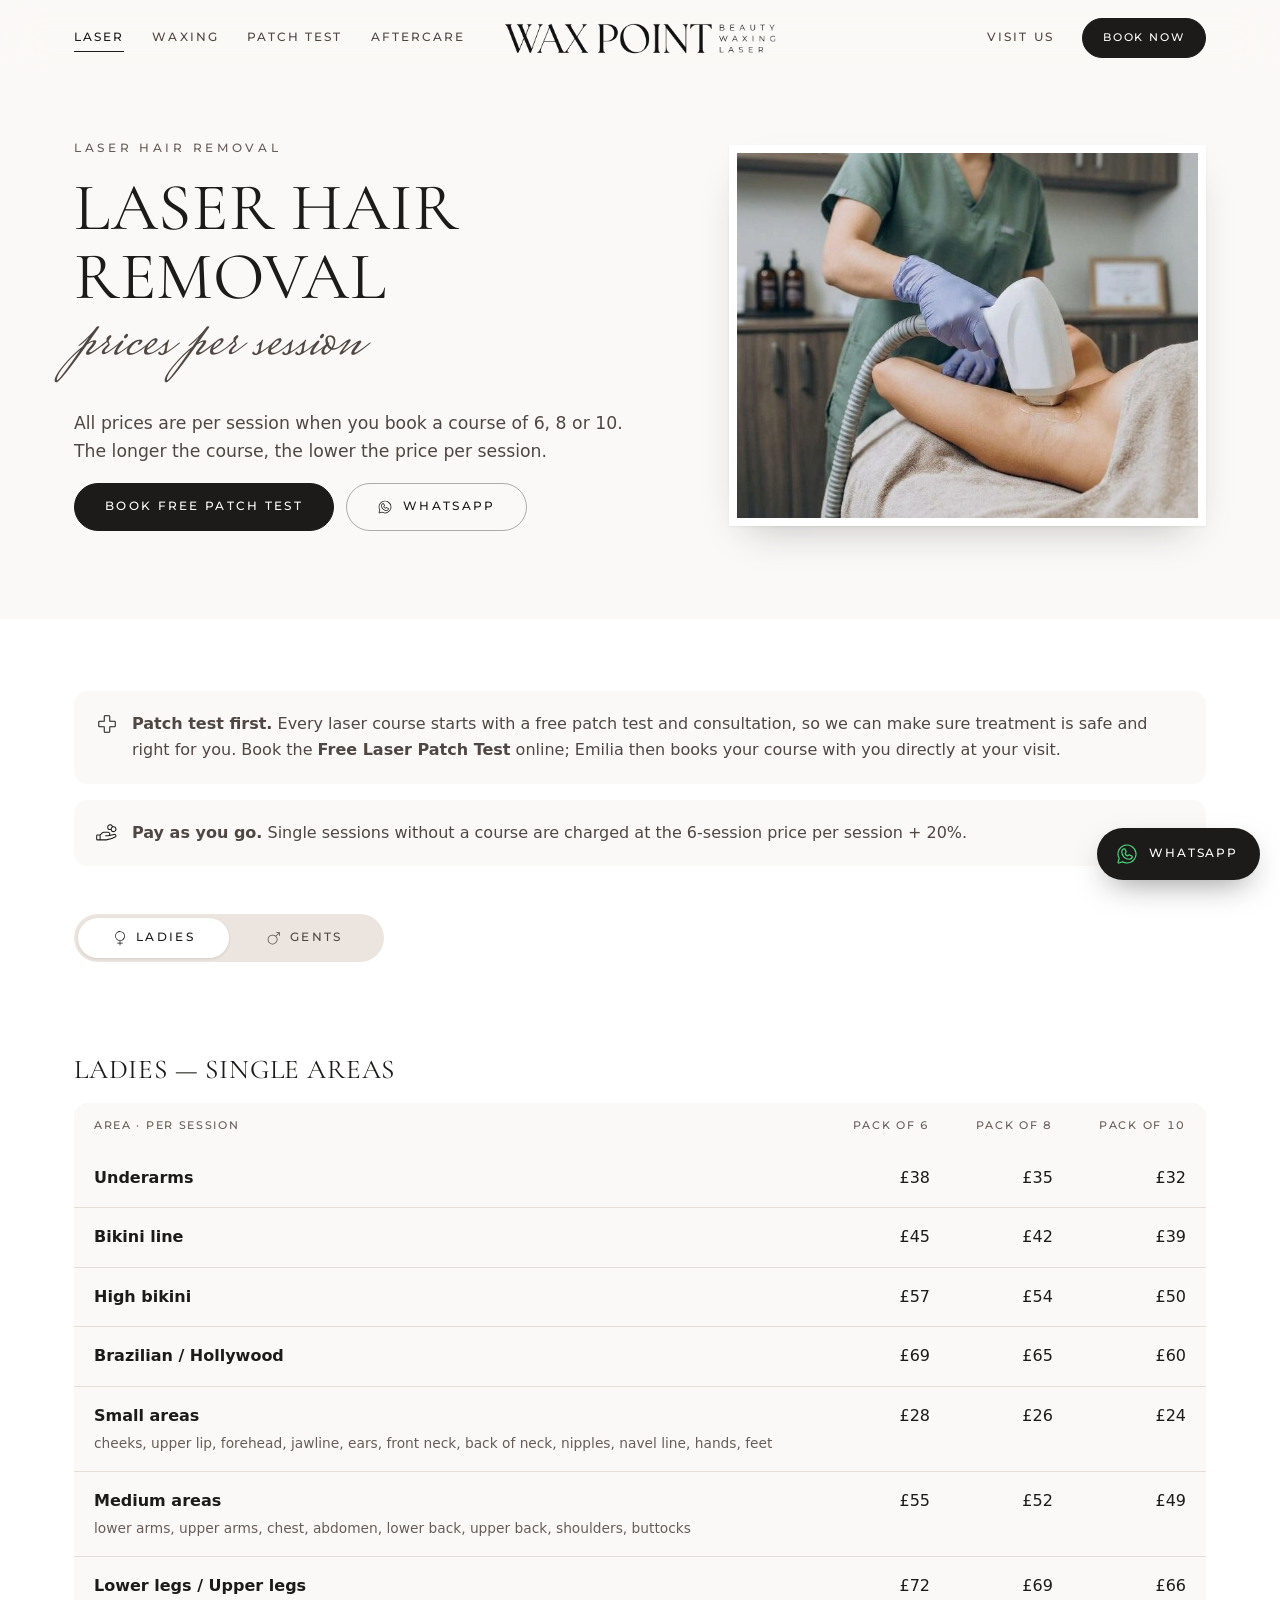
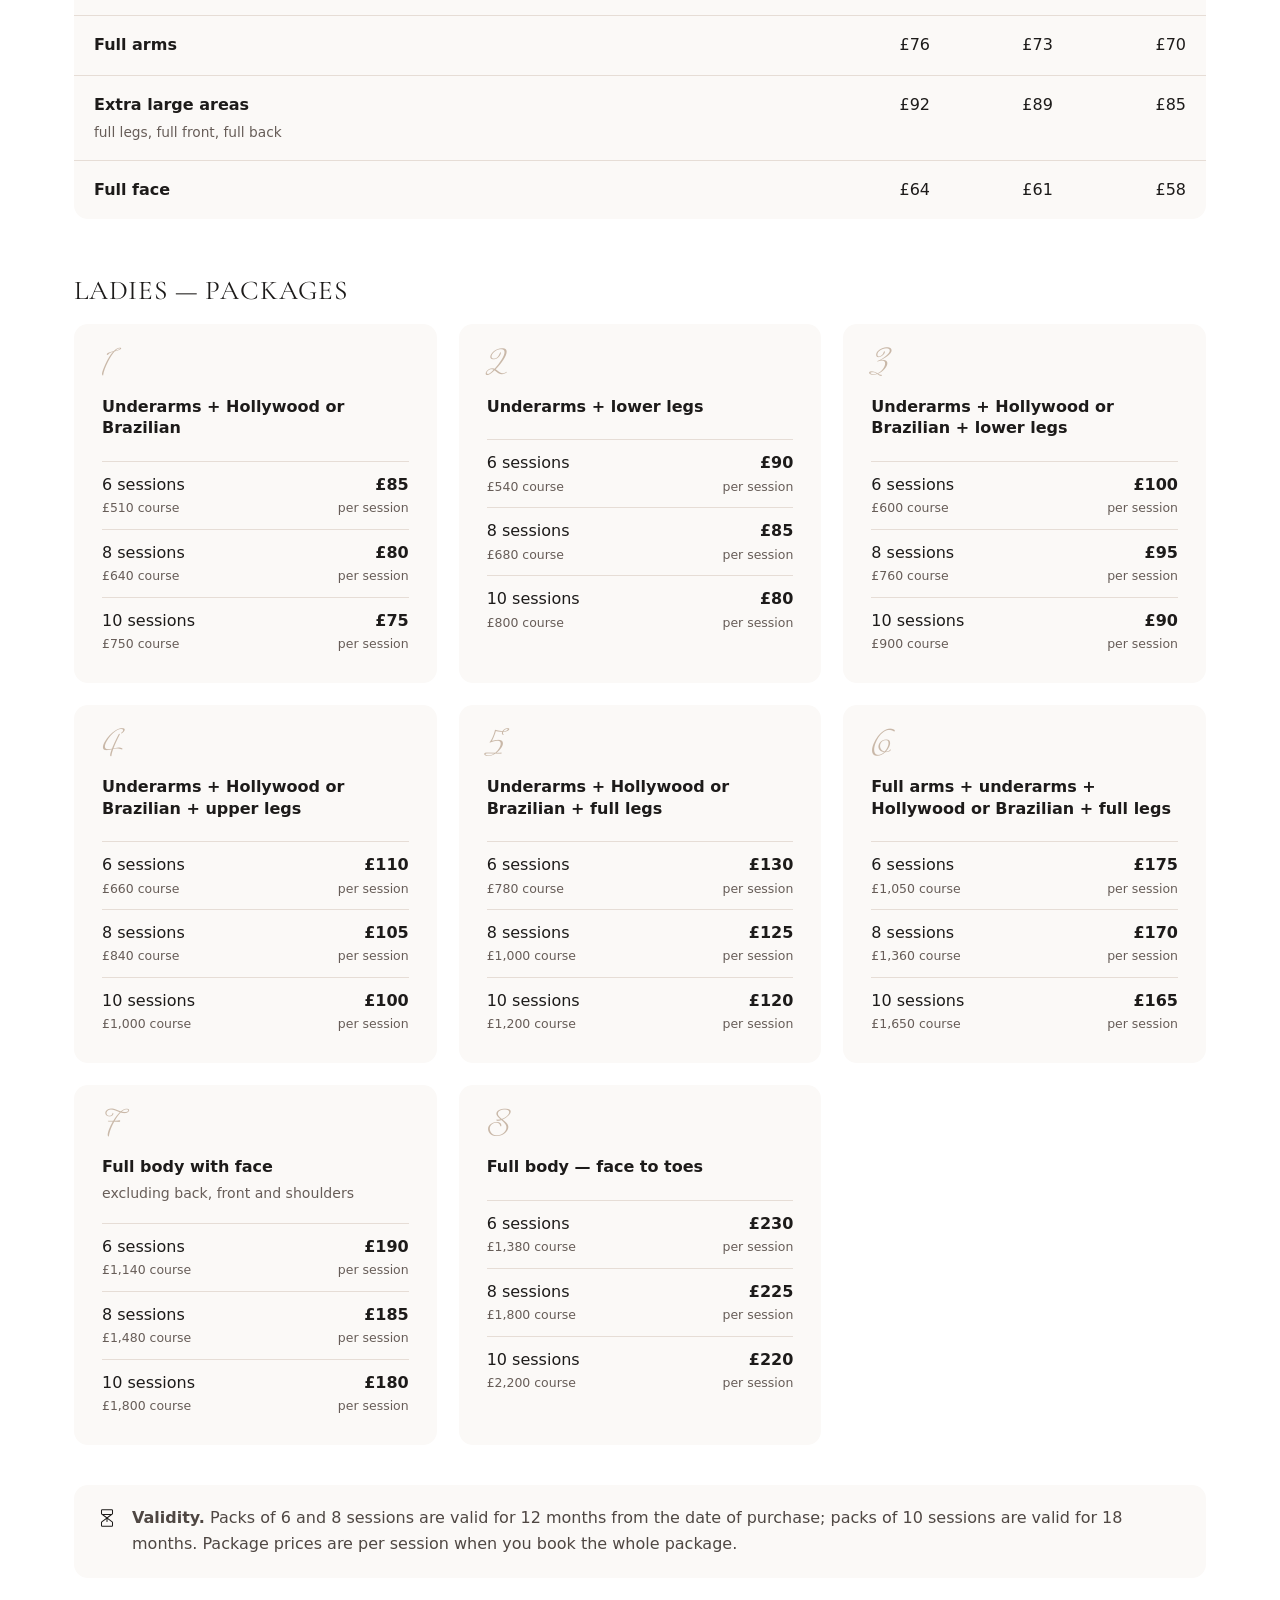
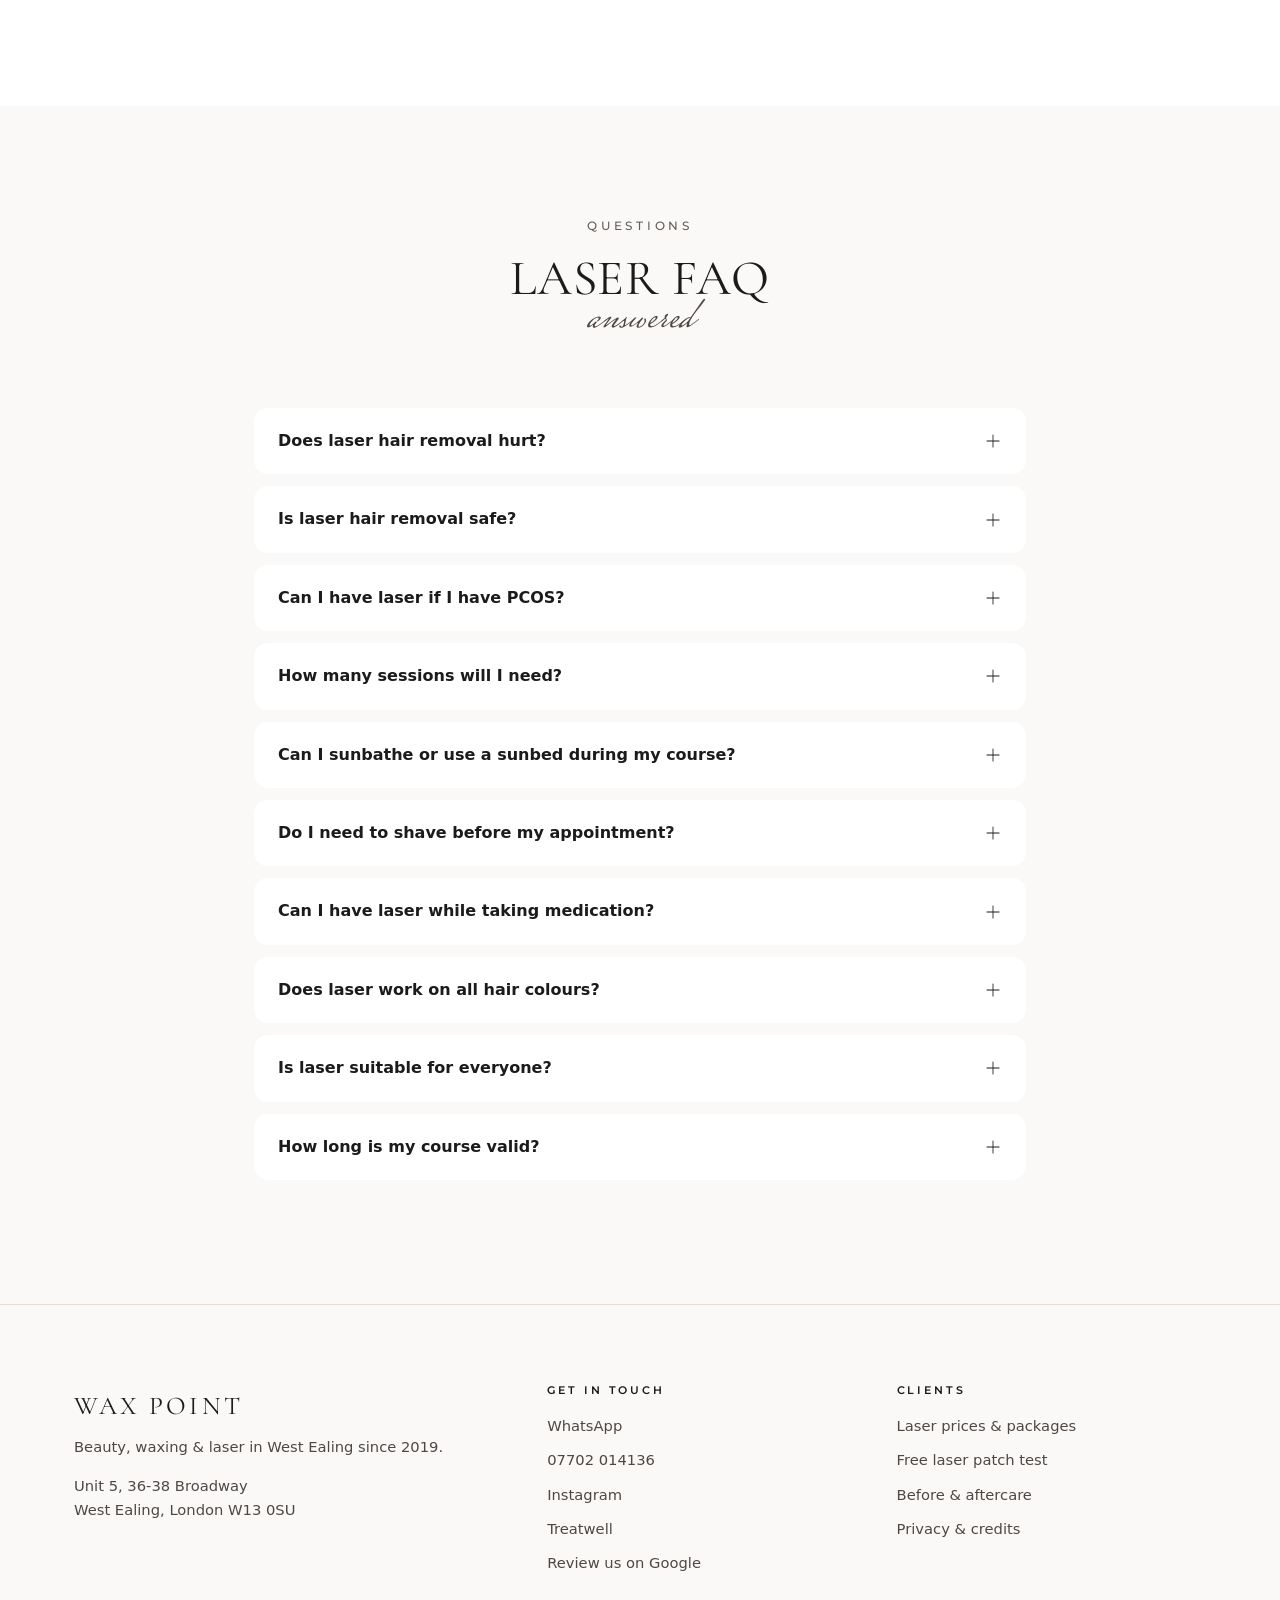
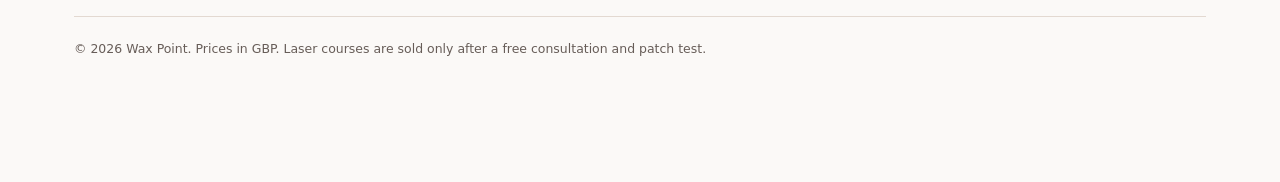
<file: laser.html>
<!doctype html>
<html lang="en-GB">
<head>
<meta charset="utf-8">
<meta name="viewport" content="width=device-width, initial-scale=1, viewport-fit=cover">
<title>Laser Hair Removal Ealing — Prices &amp; Packages | Wax Point</title>
<meta name="description" content="Laser hair removal in Ealing from £24 per session. Ladies &amp; gents, courses of 6, 8 or 10, money-saving packages and a free patch test first.">
<link rel="canonical" href="https://waxpoint.co.uk/laser">
<meta property="og:title" content="Laser Hair Removal Ealing — Prices &amp; Packages | Wax Point">
<meta property="og:description" content="Laser hair removal in Ealing from £24 per session. Ladies &amp; gents, courses of 6, 8 or 10, money-saving packages and a free patch test first.">
<meta property="og:image" content="https://waxpoint.co.uk/assets/og-image.jpg">
<meta property="og:type" content="website">
<meta name="theme-color" content="#fbf9f7">
<link rel="icon" href="assets/favicon.png" type="image/png">
<link rel="apple-touch-icon" href="assets/apple-touch-icon.png">
<link rel="preconnect" href="https://images.unsplash.com">
<link rel="preload" href="assets/fonts/cormorant-400.woff2" as="font" type="font/woff2" crossorigin>
<link rel="stylesheet" href="assets/styles.css">
<script>document.documentElement.classList.add("js")</script>
<script type="application/ld+json">{"@context": "https://schema.org", "@type": "BeautySalon", "name": "Wax Point", "description": "Waxing and laser hair removal salon in West Ealing, London W13, for ladies and gents.", "foundingDate": "2019", "sameAs": ["https://www.instagram.com/waxpoint.ealing/", "https://www.facebook.com/waxpointlondon/", "https://www.treatwell.co.uk/place/wax-point-1/"], "areaServed": [{"@type": "Place", "name": "West Ealing"}, {"@type": "Place", "name": "Ealing"}, {"@type": "Place", "name": "Ealing Broadway"}, {"@type": "Place", "name": "Hanwell"}, {"@type": "Place", "name": "Northfields"}, {"@type": "Place", "name": "Acton"}, {"@type": "Place", "name": "Greenford"}, {"@type": "Place", "name": "Southall"}], "knowsAbout": ["Waxing", "Hot wax", "Brazilian wax", "Hollywood wax", "Men's waxing", "Eyebrow wax", "Laser hair removal"], "hasOfferCatalog": {"@type": "OfferCatalog", "name": "Treatments", "itemListElement": [{"@type": "Offer", "itemOffered": {"@type": "Service", "name": "Waxing for ladies and gents"}}, {"@type": "Offer", "itemOffered": {"@type": "Service", "name": "Laser hair removal"}, "priceSpecification": {"@type": "PriceSpecification", "minPrice": 24, "priceCurrency": "GBP"}}, {"@type": "Offer", "itemOffered": {"@type": "Service", "name": "Free laser patch test"}, "price": 0, "priceCurrency": "GBP"}, {"@type": "Offer", "itemOffered": {"@type": "Service", "name": "Eyebrow wax and tint"}}]}, "image": "https://waxpoint.co.uk/assets/og-image.jpg", "logo": "https://waxpoint.co.uk/assets/icon-512.png", "url": "https://waxpoint.co.uk", "telephone": "+447702014136", "address": {"@type": "PostalAddress", "streetAddress": "Unit 5, 36-38 Broadway", "addressLocality": "London", "postalCode": "W13 0SU", "addressCountry": "GB"}, "geo": {"@type": "GeoCoordinates", "latitude": 51.5106891, "longitude": -0.321669}, "openingHoursSpecification": [{"@type": "OpeningHoursSpecification", "dayOfWeek": "Tuesday", "opens": "11:00", "closes": "18:00"}, {"@type": "OpeningHoursSpecification", "dayOfWeek": "Wednesday", "opens": "11:00", "closes": "18:00"}, {"@type": "OpeningHoursSpecification", "dayOfWeek": "Thursday", "opens": "11:00", "closes": "19:00"}, {"@type": "OpeningHoursSpecification", "dayOfWeek": "Friday", "opens": "11:00", "closes": "18:00"}, {"@type": "OpeningHoursSpecification", "dayOfWeek": "Saturday", "opens": "10:00", "closes": "16:00"}], "priceRange": "\u00a3\u00a3"}</script>
</head>
<body>
<a class="skip" href="#main">Skip to content</a>
<header class="site-header">
  <div class="wrap">
    <button class="menu-btn" aria-label="Menu" aria-expanded="false" aria-controls="sheet"><span class="i-open"><svg aria-hidden="true" focusable="false" class="ico" xmlns="http://www.w3.org/2000/svg" viewBox="0 0 256 256" fill="currentColor"><path d="M222,128a6,6,0,0,1-6,6H40a6,6,0,0,1,0-12H216A6,6,0,0,1,222,128ZM40,70H216a6,6,0,0,0,0-12H40a6,6,0,0,0,0,12ZM216,186H40a6,6,0,0,0,0,12H216a6,6,0,0,0,0-12Z"/></svg></span><span class="i-close" style="display:none"><svg aria-hidden="true" focusable="false" class="ico" xmlns="http://www.w3.org/2000/svg" viewBox="0 0 256 256" fill="currentColor"><path d="M204.24,195.76a6,6,0,1,1-8.48,8.48L128,136.49,60.24,204.24a6,6,0,0,1-8.48-8.48L119.51,128,51.76,60.24a6,6,0,0,1,8.48-8.48L128,119.51l67.76-67.75a6,6,0,0,1,8.48,8.48L136.49,128Z"/></svg></span></button>
    <nav class="nav" aria-label="Main"><a href="/laser" aria-current="page">Laser</a><a href="/#waxing-menu">Waxing</a><a href="/consultation">Patch test</a><a href="/aftercare">Aftercare</a></nav>
    <a class="brand" href="/" aria-label="Wax Point — home"><img src="assets/logo-header.png" alt="Wax Point — beauty, waxing, laser" width="188" height="34"></a>
    <nav class="nav nav-right" aria-label="Secondary"><a href="/#visit">Visit us</a><a class="btn sm" data-link="book" href="#">Book now</a></nav>
    <a class="btn sm header-book-sm" data-link="book" href="#">Book</a>
  </div>
</header>
<div class="scrim"></div>
<nav class="sheet" id="sheet" aria-label="Menu"><a href="/">Home</a><a href="/laser">Laser</a><a href="/#waxing-menu">Waxing</a><a href="/consultation">Patch test</a><a href="/aftercare">Aftercare</a><a href="/#visit">Visit us</a><a class="btn" data-link="book" href="#">Book online</a><a class="btn ghost" data-link="whatsapp" href="#" style="margin-top:10px"><svg aria-hidden="true" focusable="false" class="ico" xmlns="http://www.w3.org/2000/svg" viewBox="0 0 256 256" fill="currentColor"><path d="M186.68,146.63l-32-16a6,6,0,0,0-6,.38L133,141.46A42.49,42.49,0,0,1,114.54,123L125,107.33a6,6,0,0,0,.38-6l-16-32A6,6,0,0,0,104,66a38,38,0,0,0-38,38,86.1,86.1,0,0,0,86,86,38,38,0,0,0,38-38A6,6,0,0,0,186.68,146.63ZM152,178a74.09,74.09,0,0,1-74-74,26,26,0,0,1,22.42-25.75l12.66,25.32-10.39,15.58a6,6,0,0,0-.54,5.63,54.43,54.43,0,0,0,29.07,29.07,6,6,0,0,0,5.63-.54l15.58-10.39,25.32,12.66A26,26,0,0,1,152,178ZM128,26A102,102,0,0,0,38.35,176.69L26.73,211.56a14,14,0,0,0,17.71,17.71l34.87-11.62A102,102,0,1,0,128,26Zm0,192a90,90,0,0,1-45.06-12.08,6.09,6.09,0,0,0-3-.81,6.2,6.2,0,0,0-1.9.31L40.65,217.88a2,2,0,0,1-2.53-2.53L50.58,178a6,6,0,0,0-.5-4.91A90,90,0,1,1,128,218Z"/></svg> Book via WhatsApp</a></nav>
<main id="main">

<section class="page-hero">
  <div class="wrap split">
    <div class="reveal">
      <span class="eyebrow">Laser hair removal</span>
      <h1>Laser hair removal<span class="script">prices per session</span></h1>
      <p class="lead">All prices are per session when you book a course of 6, 8 or 10. The longer the course, the lower the price per session.</p>
      <div class="btn-row"><a class="btn" data-link="book" href="#">Book free patch test</a><a class="btn ghost" data-link="whatsapp" data-wa-text="Hi Wax Point, I'd like to ask about the free laser patch test." href="#"><svg aria-hidden="true" focusable="false" class="ico" xmlns="http://www.w3.org/2000/svg" viewBox="0 0 256 256" fill="currentColor"><path d="M186.68,146.63l-32-16a6,6,0,0,0-6,.38L133,141.46A42.49,42.49,0,0,1,114.54,123L125,107.33a6,6,0,0,0,.38-6l-16-32A6,6,0,0,0,104,66a38,38,0,0,0-38,38,86.1,86.1,0,0,0,86,86,38,38,0,0,0,38-38A6,6,0,0,0,186.68,146.63ZM152,178a74.09,74.09,0,0,1-74-74,26,26,0,0,1,22.42-25.75l12.66,25.32-10.39,15.58a6,6,0,0,0-.54,5.63,54.43,54.43,0,0,0,29.07,29.07,6,6,0,0,0,5.63-.54l15.58-10.39,25.32,12.66A26,26,0,0,1,152,178ZM128,26A102,102,0,0,0,38.35,176.69L26.73,211.56a14,14,0,0,0,17.71,17.71l34.87-11.62A102,102,0,1,0,128,26Zm0,192a90,90,0,0,1-45.06-12.08,6.09,6.09,0,0,0-3-.81,6.2,6.2,0,0,0-1.9.31L40.65,217.88a2,2,0,0,1-2.53-2.53L50.58,178a6,6,0,0,0-.5-4.91A90,90,0,1,1,128,218Z"/></svg> WhatsApp</a></div>
    </div>
    <div class="reveal"><div class="frame wide"><img src="assets/photos/laser2.jpg" srcset="assets/photos/laser2-sm.jpg 700w, assets/photos/laser2.jpg 1400w" sizes="(max-width: 980px) 90vw, 560px" alt="Therapist in green scrubs giving a laser hair removal treatment to a client&#x27;s underarm" width="560" height="640" loading="lazy" decoding="async" style="object-position:50% 55%"></div></div>
  </div>
</section>
<section class="white" style="padding-top:72px">
  <div class="wrap">
    <div class="note"><svg aria-hidden="true" focusable="false" class="ico" xmlns="http://www.w3.org/2000/svg" viewBox="0 0 256 256" fill="currentColor"><path d="M216,90H166V40a14,14,0,0,0-14-14H104A14,14,0,0,0,90,40V90H40a14,14,0,0,0-14,14v48a14,14,0,0,0,14,14H90v50a14,14,0,0,0,14,14h48a14,14,0,0,0,14-14V166h50a14,14,0,0,0,14-14V104A14,14,0,0,0,216,90Zm2,62a2,2,0,0,1-2,2H160a6,6,0,0,0-6,6v56a2,2,0,0,1-2,2H104a2,2,0,0,1-2-2V160a6,6,0,0,0-6-6H40a2,2,0,0,1-2-2V104a2,2,0,0,1,2-2H96a6,6,0,0,0,6-6V40a2,2,0,0,1,2-2h48a2,2,0,0,1,2,2V96a6,6,0,0,0,6,6h56a2,2,0,0,1,2,2Z"/></svg><span><strong>Patch test first.</strong> Every laser course starts with a free patch test and consultation, so we can make sure treatment is safe and right for you. Book the <strong>Free Laser Patch Test</strong> online; Emilia then books your course with you directly at your visit.</span></div>
    <div class="note"><svg aria-hidden="true" focusable="false" class="ico" xmlns="http://www.w3.org/2000/svg" viewBox="0 0 256 256" fill="currentColor"><path d="M229.12,142.65a22.43,22.43,0,0,0-19.55-3.88l-45.24,10.4A26,26,0,0,0,140,114H89.94a29.78,29.78,0,0,0-21.21,8.79L45.52,146H16A14,14,0,0,0,2,160v40a14,14,0,0,0,14,14H120a6,6,0,0,0,1.46-.18l64-16a7.16,7.16,0,0,0,.89-.3L225.17,181l.33-.15a22.6,22.6,0,0,0,3.62-38.18ZM14,200V160a2,2,0,0,1,2-2H42v44H16A2,2,0,0,1,14,200Zm206.28-30-38.2,16.27L119.26,202H54V154.49l23.21-23.22A17.88,17.88,0,0,1,89.94,126H140a14,14,0,0,1,0,28H112a6,6,0,0,0,0,12h32a6,6,0,0,0,1.34-.15l67-15.41.24-.06A10.6,10.6,0,0,1,220.28,170ZM164,94a34.54,34.54,0,0,0,7.28-.78,34,34,0,1,0,25.46-42.43A34,34,0,1,0,164,94Zm62-10a22,22,0,1,1-22-22A22,22,0,0,1,226,84ZM164,38a21.94,21.94,0,0,1,21.51,17.49,34,34,0,0,0-15.38,25.65A22,22,0,1,1,164,38Z"/></svg><span><strong>Pay as you go.</strong> Single sessions without a course are charged at the 6-session price per session + 20%.</span></div>
    <div class="note" data-pay-note><svg aria-hidden="true" focusable="false" class="ico" xmlns="http://www.w3.org/2000/svg" viewBox="0 0 256 256" fill="currentColor"><path d="M224,50H32A14,14,0,0,0,18,64V192a14,14,0,0,0,14,14H224a14,14,0,0,0,14-14V64A14,14,0,0,0,224,50ZM32,62H224a2,2,0,0,1,2,2V90H30V64A2,2,0,0,1,32,62ZM224,194H32a2,2,0,0,1-2-2V102H226v90A2,2,0,0,1,224,194Zm-18-26a6,6,0,0,1-6,6H168a6,6,0,0,1,0-12h32A6,6,0,0,1,206,168Zm-64,0a6,6,0,0,1-6,6H120a6,6,0,0,1,0-12h16A6,6,0,0,1,142,168Z"/></svg><span><strong>Paying online.</strong> “Pay for course” opens a secure checkout where you can pay by card, Apple Pay, Google Pay or Klarna. Klarna options depend on eligibility and are explained by Klarna at checkout.</span></div>

    <div data-tabs style="margin-top:48px">
      <div class="tabs" role="tablist" aria-label="Choose prices" data-active="0">
        <span class="pill" aria-hidden="true"></span>
        <button role="tab" id="tab-ladies" aria-controls="panel-ladies" aria-selected="true"><svg aria-hidden="true" focusable="false" class="ico" xmlns="http://www.w3.org/2000/svg" viewBox="0 0 256 256" fill="currentColor"><path d="M206,96a78,78,0,1,0-84,77.75V202H88a6,6,0,0,0,0,12h34v26a6,6,0,0,0,12,0V214h34a6,6,0,0,0,0-12H134V173.75A78.09,78.09,0,0,0,206,96ZM62,96a66,66,0,1,1,66,66A66.08,66.08,0,0,1,62,96Z"/></svg> Ladies</button>
        <button role="tab" id="tab-gents" aria-controls="panel-gents" aria-selected="false"><svg aria-hidden="true" focusable="false" class="ico" xmlns="http://www.w3.org/2000/svg" viewBox="0 0 256 256" fill="currentColor"><path d="M216,34H168a6,6,0,0,0,0,12h33.52L154.72,92.79a78,78,0,1,0,4.42,114.4h0a78.11,78.11,0,0,0,4.07-105.91L210,54.49V88a6,6,0,0,0,12,0V40A6,6,0,0,0,216,34ZM150.66,198.7a66,66,0,1,1,0-93.36A66.1,66.1,0,0,1,150.66,198.7Z"/></svg> Gents</button>
      </div>
      <div id="panel-ladies" role="tabpanel" aria-labelledby="tab-ladies"><h3 class="table-title" id="ladies-areas">Ladies — single areas</h3><div class="table-scroll"><table class="price-table"><caption class="skip">Ladies — single areas — price per session</caption><thead><tr><th scope="col">Area <span class="hide-sm">· per session</span></th><th class="num" scope="col">Pack<span class="hide-sm"> of</span> 6</th><th class="num" scope="col">Pack<span class="hide-sm"> of</span> 8</th><th class="num" scope="col">Pack<span class="hide-sm"> of</span> 10</th></tr></thead><tbody><tr><th scope="row">Underarms</th><td class="num">£38</td><td class="num">£35</td><td class="num">£32</td></tr><tr><th scope="row">Bikini line</th><td class="num">£45</td><td class="num">£42</td><td class="num">£39</td></tr><tr><th scope="row">High bikini</th><td class="num">£57</td><td class="num">£54</td><td class="num">£50</td></tr><tr><th scope="row">Brazilian / Hollywood</th><td class="num">£69</td><td class="num">£65</td><td class="num">£60</td></tr><tr><th scope="row">Small areas<span class="detail">cheeks, upper lip, forehead, jawline, ears, front neck, back of neck, nipples, navel line, hands, feet</span></th><td class="num">£28</td><td class="num">£26</td><td class="num">£24</td></tr><tr><th scope="row">Medium areas<span class="detail">lower arms, upper arms, chest, abdomen, lower back, upper back, shoulders, buttocks</span></th><td class="num">£55</td><td class="num">£52</td><td class="num">£49</td></tr><tr><th scope="row">Lower legs / Upper legs</th><td class="num">£72</td><td class="num">£69</td><td class="num">£66</td></tr><tr><th scope="row">Full arms</th><td class="num">£76</td><td class="num">£73</td><td class="num">£70</td></tr><tr><th scope="row">Extra large areas<span class="detail">full legs, full front, full back</span></th><td class="num">£92</td><td class="num">£89</td><td class="num">£85</td></tr><tr><th scope="row">Full face</th><td class="num">£64</td><td class="num">£61</td><td class="num">£58</td></tr></tbody></table></div><h3 class="table-title" id="ladies-packages">Ladies — packages</h3><div class="pkg-grid"><article class="pkg"><span class="tag">1</span><h4>Underarms + Hollywood or Brazilian</h4><ul class="pkg-options"><li><span>6 sessions<span class="total">£510 course</span></span><span class="per">£85<span class="total">per session</span></span><a class="btn soft sm" data-pay="L1-6" href="#">Pay for course</a></li><li><span>8 sessions<span class="total">£640 course</span></span><span class="per">£80<span class="total">per session</span></span><a class="btn soft sm" data-pay="L1-8" href="#">Pay for course</a></li><li><span>10 sessions<span class="total">£750 course</span></span><span class="per">£75<span class="total">per session</span></span><a class="btn soft sm" data-pay="L1-10" href="#">Pay for course</a></li></ul></article><article class="pkg"><span class="tag">2</span><h4>Underarms + lower legs</h4><ul class="pkg-options"><li><span>6 sessions<span class="total">£540 course</span></span><span class="per">£90<span class="total">per session</span></span><a class="btn soft sm" data-pay="L2-6" href="#">Pay for course</a></li><li><span>8 sessions<span class="total">£680 course</span></span><span class="per">£85<span class="total">per session</span></span><a class="btn soft sm" data-pay="L2-8" href="#">Pay for course</a></li><li><span>10 sessions<span class="total">£800 course</span></span><span class="per">£80<span class="total">per session</span></span><a class="btn soft sm" data-pay="L2-10" href="#">Pay for course</a></li></ul></article><article class="pkg"><span class="tag">3</span><h4>Underarms + Hollywood or Brazilian + lower legs</h4><ul class="pkg-options"><li><span>6 sessions<span class="total">£600 course</span></span><span class="per">£100<span class="total">per session</span></span><a class="btn soft sm" data-pay="L3-6" href="#">Pay for course</a></li><li><span>8 sessions<span class="total">£760 course</span></span><span class="per">£95<span class="total">per session</span></span><a class="btn soft sm" data-pay="L3-8" href="#">Pay for course</a></li><li><span>10 sessions<span class="total">£900 course</span></span><span class="per">£90<span class="total">per session</span></span><a class="btn soft sm" data-pay="L3-10" href="#">Pay for course</a></li></ul></article><article class="pkg"><span class="tag">4</span><h4>Underarms + Hollywood or Brazilian + upper legs</h4><ul class="pkg-options"><li><span>6 sessions<span class="total">£660 course</span></span><span class="per">£110<span class="total">per session</span></span><a class="btn soft sm" data-pay="L4-6" href="#">Pay for course</a></li><li><span>8 sessions<span class="total">£840 course</span></span><span class="per">£105<span class="total">per session</span></span><a class="btn soft sm" data-pay="L4-8" href="#">Pay for course</a></li><li><span>10 sessions<span class="total">£1,000 course</span></span><span class="per">£100<span class="total">per session</span></span><a class="btn soft sm" data-pay="L4-10" href="#">Pay for course</a></li></ul></article><article class="pkg"><span class="tag">5</span><h4>Underarms + Hollywood or Brazilian + full legs</h4><ul class="pkg-options"><li><span>6 sessions<span class="total">£780 course</span></span><span class="per">£130<span class="total">per session</span></span><a class="btn soft sm" data-pay="L5-6" href="#">Pay for course</a></li><li><span>8 sessions<span class="total">£1,000 course</span></span><span class="per">£125<span class="total">per session</span></span><a class="btn soft sm" data-pay="L5-8" href="#">Pay for course</a></li><li><span>10 sessions<span class="total">£1,200 course</span></span><span class="per">£120<span class="total">per session</span></span><a class="btn soft sm" data-pay="L5-10" href="#">Pay for course</a></li></ul></article><article class="pkg"><span class="tag">6</span><h4>Full arms + underarms + Hollywood or Brazilian + full legs</h4><ul class="pkg-options"><li><span>6 sessions<span class="total">£1,050 course</span></span><span class="per">£175<span class="total">per session</span></span><a class="btn soft sm" data-pay="L6-6" href="#">Pay for course</a></li><li><span>8 sessions<span class="total">£1,360 course</span></span><span class="per">£170<span class="total">per session</span></span><a class="btn soft sm" data-pay="L6-8" href="#">Pay for course</a></li><li><span>10 sessions<span class="total">£1,650 course</span></span><span class="per">£165<span class="total">per session</span></span><a class="btn soft sm" data-pay="L6-10" href="#">Pay for course</a></li></ul></article><article class="pkg"><span class="tag">7</span><h4>Full body with face</h4><p class="detail">excluding back, front and shoulders</p><ul class="pkg-options"><li><span>6 sessions<span class="total">£1,140 course</span></span><span class="per">£190<span class="total">per session</span></span><a class="btn soft sm" data-pay="L7-6" href="#">Pay for course</a></li><li><span>8 sessions<span class="total">£1,480 course</span></span><span class="per">£185<span class="total">per session</span></span><a class="btn soft sm" data-pay="L7-8" href="#">Pay for course</a></li><li><span>10 sessions<span class="total">£1,800 course</span></span><span class="per">£180<span class="total">per session</span></span><a class="btn soft sm" data-pay="L7-10" href="#">Pay for course</a></li></ul></article><article class="pkg"><span class="tag">8</span><h4>Full body — face to toes</h4><ul class="pkg-options"><li><span>6 sessions<span class="total">£1,380 course</span></span><span class="per">£230<span class="total">per session</span></span><a class="btn soft sm" data-pay="L8-6" href="#">Pay for course</a></li><li><span>8 sessions<span class="total">£1,800 course</span></span><span class="per">£225<span class="total">per session</span></span><a class="btn soft sm" data-pay="L8-8" href="#">Pay for course</a></li><li><span>10 sessions<span class="total">£2,200 course</span></span><span class="per">£220<span class="total">per session</span></span><a class="btn soft sm" data-pay="L8-10" href="#">Pay for course</a></li></ul></article></div></div>
      <div id="panel-gents" role="tabpanel" aria-labelledby="tab-gents" hidden><h3 class="table-title" id="gents-areas">Gents — single areas</h3><div class="table-scroll"><table class="price-table"><caption class="skip">Gents — single areas — price per session</caption><thead><tr><th scope="col">Area <span class="hide-sm">· per session</span></th><th class="num" scope="col">Pack<span class="hide-sm"> of</span> 6</th><th class="num" scope="col">Pack<span class="hide-sm"> of</span> 8</th><th class="num" scope="col">Pack<span class="hide-sm"> of</span> 10</th></tr></thead><tbody><tr><th scope="row">Small areas<span class="detail">cheeks, upper lip, forehead, jawline, ears, front neck, back of neck, nipples, navel line, hands, feet</span></th><td class="num">£32</td><td class="num">£30</td><td class="num">£28</td></tr><tr><th scope="row">Underarms</th><td class="num">£43</td><td class="num">£40</td><td class="num">£36</td></tr><tr><th scope="row">Chest</th><td class="num">£65</td><td class="num">£62</td><td class="num">£58</td></tr><tr><th scope="row">Medium areas<span class="detail">lower arms, upper arms, abdomen, lower back, upper back, shoulders</span></th><td class="num">£62</td><td class="num">£59</td><td class="num">£55</td></tr><tr><th scope="row">Large areas<span class="detail">lower legs, upper legs, full arms</span></th><td class="num">£86</td><td class="num">£83</td><td class="num">£79</td></tr><tr><th scope="row">Extra large areas<span class="detail">full legs, full front, full back</span></th><td class="num">£104</td><td class="num">£100</td><td class="num">£96</td></tr></tbody></table></div><h3 class="table-title" id="gents-packages">Gents — packages</h3><div class="pkg-grid"><article class="pkg"><span class="tag">1</span><h4>Full back &amp; shoulders</h4><ul class="pkg-options"><li><span>6 sessions<span class="total">£690 course</span></span><span class="per">£115<span class="total">per session</span></span><a class="btn soft sm" data-pay="G1-6" href="#">Pay for course</a></li><li><span>8 sessions<span class="total">£880 course</span></span><span class="per">£110<span class="total">per session</span></span><a class="btn soft sm" data-pay="G1-8" href="#">Pay for course</a></li><li><span>10 sessions<span class="total">£1,050 course</span></span><span class="per">£105<span class="total">per session</span></span><a class="btn soft sm" data-pay="G1-10" href="#">Pay for course</a></li></ul></article><article class="pkg"><span class="tag">2</span><h4>Full back, shoulders &amp; neck</h4><ul class="pkg-options"><li><span>6 sessions<span class="total">£780 course</span></span><span class="per">£130<span class="total">per session</span></span><a class="btn soft sm" data-pay="G2-6" href="#">Pay for course</a></li><li><span>8 sessions<span class="total">£1,000 course</span></span><span class="per">£125<span class="total">per session</span></span><a class="btn soft sm" data-pay="G2-8" href="#">Pay for course</a></li><li><span>10 sessions<span class="total">£1,200 course</span></span><span class="per">£120<span class="total">per session</span></span><a class="btn soft sm" data-pay="G2-10" href="#">Pay for course</a></li></ul></article><article class="pkg"><span class="tag">3</span><h4>Chest &amp; abdomen</h4><ul class="pkg-options"><li><span>6 sessions<span class="total">£600 course</span></span><span class="per">£100<span class="total">per session</span></span><a class="btn soft sm" data-pay="G3-6" href="#">Pay for course</a></li><li><span>8 sessions<span class="total">£760 course</span></span><span class="per">£95<span class="total">per session</span></span><a class="btn soft sm" data-pay="G3-8" href="#">Pay for course</a></li><li><span>10 sessions<span class="total">£900 course</span></span><span class="per">£90<span class="total">per session</span></span><a class="btn soft sm" data-pay="G3-10" href="#">Pay for course</a></li></ul></article><article class="pkg"><span class="tag">4</span><h4>Chest &amp; upper back</h4><ul class="pkg-options"><li><span>6 sessions<span class="total">£570 course</span></span><span class="per">£95<span class="total">per session</span></span><a class="btn soft sm" data-pay="G4-6" href="#">Pay for course</a></li><li><span>8 sessions<span class="total">£720 course</span></span><span class="per">£90<span class="total">per session</span></span><a class="btn soft sm" data-pay="G4-8" href="#">Pay for course</a></li><li><span>10 sessions<span class="total">£850 course</span></span><span class="per">£85<span class="total">per session</span></span><a class="btn soft sm" data-pay="G4-10" href="#">Pay for course</a></li></ul></article><article class="pkg"><span class="tag">5</span><h4>Full back, full front &amp; shoulders</h4><ul class="pkg-options"><li><span>6 sessions<span class="total">£1,110 course</span></span><span class="per">£185<span class="total">per session</span></span><a class="btn soft sm" data-pay="G5-6" href="#">Pay for course</a></li><li><span>8 sessions<span class="total">£1,440 course</span></span><span class="per">£180<span class="total">per session</span></span><a class="btn soft sm" data-pay="G5-8" href="#">Pay for course</a></li><li><span>10 sessions<span class="total">£1,750 course</span></span><span class="per">£175<span class="total">per session</span></span><a class="btn soft sm" data-pay="G5-10" href="#">Pay for course</a></li></ul></article></div></div>
    </div>

    <div class="note" style="margin-top:40px"><svg aria-hidden="true" focusable="false" class="ico" xmlns="http://www.w3.org/2000/svg" viewBox="0 0 256 256" fill="currentColor"><path d="M198,75.64V40a14,14,0,0,0-14-14H72A14,14,0,0,0,58,40V76a14.06,14.06,0,0,0,5.6,11.2L118,128,63.6,168.8A14.06,14.06,0,0,0,58,180v36a14,14,0,0,0,14,14H184a14,14,0,0,0,14-14V180.36a14.08,14.08,0,0,0-5.56-11.17L138,128l54.49-41.19A14.08,14.08,0,0,0,198,75.64ZM70,40a2,2,0,0,1,2-2H184a2,2,0,0,1,2,2V75.64a2,2,0,0,1-.79,1.6L178.9,82H76.67L70.8,77.6A2,2,0,0,1,70,76Zm58,80.49L92.67,94H163Zm58,59.87V216a2,2,0,0,1-2,2H72a2,2,0,0,1-2-2V180a2,2,0,0,1,.8-1.6L122,140v28a6,6,0,0,0,12,0V140.06l51.21,38.7A2,2,0,0,1,186,180.36Z"/></svg><span><strong>Validity.</strong> Packs of 6 and 8 sessions are valid for 12 months from the date of purchase; packs of 10 sessions are valid for 18 months. Package prices are per session when you book the whole package.</span></div>
  </div>
</section>

<section>
  <div class="wrap" style="max-width:820px">
    <div class="section-head reveal"><span class="eyebrow">Questions</span><h2>Laser FAQ<span class="script">answered</span></h2></div>
    <details><summary>Does laser hair removal hurt? <svg aria-hidden="true" focusable="false" class="ico" xmlns="http://www.w3.org/2000/svg" viewBox="0 0 256 256" fill="currentColor"><path d="M222,128a6,6,0,0,1-6,6H134v82a6,6,0,0,1-12,0V134H40a6,6,0,0,1,0-12h82V40a6,6,0,0,1,12,0v82h82A6,6,0,0,1,222,128Z"/></svg></summary><p>Most clients describe a quick warm snap, a bit like a rubber band flicked on the skin. It's very tolerable, sensitivity varies by area, and we adjust the settings to keep you comfortable.</p></details>
    <details><summary>Is laser hair removal safe? <svg aria-hidden="true" focusable="false" class="ico" xmlns="http://www.w3.org/2000/svg" viewBox="0 0 256 256" fill="currentColor"><path d="M222,128a6,6,0,0,1-6,6H134v82a6,6,0,0,1-12,0V134H40a6,6,0,0,1,0-12h82V40a6,6,0,0,1,12,0v82h82A6,6,0,0,1,222,128Z"/></svg></summary><p>Yes. Every course starts with a consultation and a patch test, so we can check your skin and medical history first. Side effects are usually mild and short-lived, such as redness or small bumps that settle within a day or two.</p></details>
    <details><summary>Can I have laser if I have PCOS? <svg aria-hidden="true" focusable="false" class="ico" xmlns="http://www.w3.org/2000/svg" viewBox="0 0 256 256" fill="currentColor"><path d="M222,128a6,6,0,0,1-6,6H134v82a6,6,0,0,1-12,0V134H40a6,6,0,0,1,0-12h82V40a6,6,0,0,1,12,0v82h82A6,6,0,0,1,222,128Z"/></svg></summary><p>Yes, many clients with PCOS use laser to reduce hormone-related hair growth. Because new hair can keep developing, you may need extra sessions and occasional top-ups. We'll talk it through at your consultation.</p></details>
    <details><summary>How many sessions will I need? <svg aria-hidden="true" focusable="false" class="ico" xmlns="http://www.w3.org/2000/svg" viewBox="0 0 256 256" fill="currentColor"><path d="M222,128a6,6,0,0,1-6,6H134v82a6,6,0,0,1-12,0V134H40a6,6,0,0,1,0-12h82V40a6,6,0,0,1,12,0v82h82A6,6,0,0,1,222,128Z"/></svg></summary><p>Most people need a course of 6–10 sessions, spaced several weeks apart, because hair grows in cycles. We'll recommend the right course at your consultation.</p></details>
    <details><summary>Can I sunbathe or use a sunbed during my course? <svg aria-hidden="true" focusable="false" class="ico" xmlns="http://www.w3.org/2000/svg" viewBox="0 0 256 256" fill="currentColor"><path d="M222,128a6,6,0,0,1-6,6H134v82a6,6,0,0,1-12,0V134H40a6,6,0,0,1,0-12h82V40a6,6,0,0,1,12,0v82h82A6,6,0,0,1,222,128Z"/></svg></summary><p>Please avoid sun, sunbeds and fake tan on the treatment area for 2–4 weeks before each session and for two weeks after. Tanned skin is more likely to react, so we may need to postpone a session. Use SPF 50+ on treated areas in between.</p></details>
    <details><summary>Do I need to shave before my appointment? <svg aria-hidden="true" focusable="false" class="ico" xmlns="http://www.w3.org/2000/svg" viewBox="0 0 256 256" fill="currentColor"><path d="M222,128a6,6,0,0,1-6,6H134v82a6,6,0,0,1-12,0V134H40a6,6,0,0,1,0-12h82V40a6,6,0,0,1,12,0v82h82A6,6,0,0,1,222,128Z"/></svg></summary><p>Yes. Shave the area 24 hours before, using a clean, sharp razor, and skip creams and deodorant on the day. Shaving between sessions is fine, but please don't wax, pluck, thread or epilate during your course, as laser needs the hair root in place.</p></details>
    <details><summary>Can I have laser while taking medication? <svg aria-hidden="true" focusable="false" class="ico" xmlns="http://www.w3.org/2000/svg" viewBox="0 0 256 256" fill="currentColor"><path d="M222,128a6,6,0,0,1-6,6H134v82a6,6,0,0,1-12,0V134H40a6,6,0,0,1,0-12h82V40a6,6,0,0,1,12,0v82h82A6,6,0,0,1,222,128Z"/></svg></summary><p>Often, yes. Some medicines, including certain antibiotics, acne treatments and anything that makes skin sensitive to light, mean we need to wait or check with your GP first. Always tell us about new medication, even mid-course.</p></details>
    <details><summary>Does laser work on all hair colours? <svg aria-hidden="true" focusable="false" class="ico" xmlns="http://www.w3.org/2000/svg" viewBox="0 0 256 256" fill="currentColor"><path d="M222,128a6,6,0,0,1-6,6H134v82a6,6,0,0,1-12,0V134H40a6,6,0,0,1,0-12h82V40a6,6,0,0,1,12,0v82h82A6,6,0,0,1,222,128Z"/></svg></summary><p>Laser works best on dark hair, because it targets the pigment in the hair. Light blonde, red, grey and white hair respond much less, so we'll be honest with you at your consultation about the results you can expect.</p></details>
    <details><summary>Is laser suitable for everyone? <svg aria-hidden="true" focusable="false" class="ico" xmlns="http://www.w3.org/2000/svg" viewBox="0 0 256 256" fill="currentColor"><path d="M222,128a6,6,0,0,1-6,6H134v82a6,6,0,0,1-12,0V134H40a6,6,0,0,1,0-12h82V40a6,6,0,0,1,12,0v82h82A6,6,0,0,1,222,128Z"/></svg></summary><p>Not always. Some skin conditions, pregnancy, recent sun exposure and certain medications can mean we need to wait or adjust treatment. That's what the free consultation and patch test are for.</p></details>
    <details><summary>How long is my course valid? <svg aria-hidden="true" focusable="false" class="ico" xmlns="http://www.w3.org/2000/svg" viewBox="0 0 256 256" fill="currentColor"><path d="M222,128a6,6,0,0,1-6,6H134v82a6,6,0,0,1-12,0V134H40a6,6,0,0,1,0-12h82V40a6,6,0,0,1,12,0v82h82A6,6,0,0,1,222,128Z"/></svg></summary><p>Packs of 6 and 8 sessions are valid for 12 months from the date of purchase; packs of 10 sessions are valid for 18 months.</p></details>
  </div>
</section>

<script type="application/ld+json">{"@context": "https://schema.org", "@type": "FAQPage", "mainEntity": [{"@type": "Question", "name": "Does laser hair removal hurt?", "acceptedAnswer": {"@type": "Answer", "text": "Most clients describe a quick warm snap, a bit like a rubber band flicked on the skin. It's very tolerable, sensitivity varies by area, and we adjust the settings to keep you comfortable."}}, {"@type": "Question", "name": "Is laser hair removal safe?", "acceptedAnswer": {"@type": "Answer", "text": "Yes. Every course starts with a consultation and a patch test, so we can check your skin and medical history first. Side effects are usually mild and short-lived, such as redness or small bumps that settle within a day or two."}}, {"@type": "Question", "name": "Can I have laser if I have PCOS?", "acceptedAnswer": {"@type": "Answer", "text": "Yes, many clients with PCOS use laser to reduce hormone-related hair growth. Because new hair can keep developing, you may need extra sessions and occasional top-ups. We'll talk it through at your consultation."}}, {"@type": "Question", "name": "How many sessions will I need?", "acceptedAnswer": {"@type": "Answer", "text": "Most people need a course of 6\u201310 sessions, spaced several weeks apart, because hair grows in cycles. We'll recommend the right course at your consultation."}}, {"@type": "Question", "name": "Can I sunbathe or use a sunbed during my course?", "acceptedAnswer": {"@type": "Answer", "text": "Please avoid sun, sunbeds and fake tan on the treatment area for 2\u20134 weeks before each session and for two weeks after. Tanned skin is more likely to react, so we may need to postpone a session. Use SPF 50+ on treated areas in between."}}, {"@type": "Question", "name": "Do I need to shave before my appointment?", "acceptedAnswer": {"@type": "Answer", "text": "Yes. Shave the area 24 hours before, using a clean, sharp razor, and skip creams and deodorant on the day. Shaving between sessions is fine, but please don't wax, pluck, thread or epilate during your course, as laser needs the hair root in place."}}, {"@type": "Question", "name": "Can I have laser while taking medication?", "acceptedAnswer": {"@type": "Answer", "text": "Often, yes. Some medicines, including certain antibiotics, acne treatments and anything that makes skin sensitive to light, mean we need to wait or check with your GP first. Always tell us about new medication, even mid-course."}}, {"@type": "Question", "name": "Does laser work on all hair colours?", "acceptedAnswer": {"@type": "Answer", "text": "Laser works best on dark hair, because it targets the pigment in the hair. Light blonde, red, grey and white hair respond much less, so we'll be honest with you at your consultation about the results you can expect."}}, {"@type": "Question", "name": "Is laser suitable for everyone?", "acceptedAnswer": {"@type": "Answer", "text": "Not always. Some skin conditions, pregnancy, recent sun exposure and certain medications can mean we need to wait or adjust treatment. That's what the free consultation and patch test are for."}}, {"@type": "Question", "name": "How long is my course valid?", "acceptedAnswer": {"@type": "Answer", "text": "Packs of 6 and 8 sessions are valid for 12 months from the date of purchase; packs of 10 sessions are valid for 18 months."}}]}</script>
</main>
<footer class="site-footer">
  <div class="wrap">
    <div>
      <div class="footer-name">Wax Point</div>
      <p>Beauty, waxing &amp; laser in West Ealing since 2019.</p>
      <p>Unit 5, 36-38 Broadway<br>West Ealing, London W13 0SU</p>
    </div>
    <div>
      <h4>Get in touch</h4>
      <ul>
        <li><a data-link="whatsapp" href="#">WhatsApp</a></li>
        <li><a data-link="phone" href="#">07702 014136</a></li>
        <li><a data-link="instagram" href="#">Instagram</a></li>
        <li><a data-link="treatwell" href="#">Treatwell</a></li>
        <li><a href="https://search.google.com/local/writereview?placeid=ChIJ3zCccYANdkgRGkfYpVD734M" target="_blank" rel="noopener">Review us on Google</a></li>
      </ul>
    </div>
    <div>
      <h4>Clients</h4>
      <ul>
        <li><a href="/laser">Laser prices &amp; packages</a></li>
        <li><a href="/consultation">Free laser patch test</a></li>
        <li><a href="/aftercare">Before &amp; aftercare</a></li>
        <li><a href="/privacy">Privacy &amp; credits</a></li>
      </ul>
    </div>
    <p class="legal">&copy; <span id="year">2026</span> Wax Point. Prices in GBP. Laser courses are sold only after a free consultation and patch test.</p>
  </div>
</footer>
<a class="wa-float" data-link="whatsapp" href="#" aria-label="Message us on WhatsApp"><svg aria-hidden="true" focusable="false" class="ico" xmlns="http://www.w3.org/2000/svg" viewBox="0 0 256 256" fill="currentColor"><path d="M186.68,146.63l-32-16a6,6,0,0,0-6,.38L133,141.46A42.49,42.49,0,0,1,114.54,123L125,107.33a6,6,0,0,0,.38-6l-16-32A6,6,0,0,0,104,66a38,38,0,0,0-38,38,86.1,86.1,0,0,0,86,86,38,38,0,0,0,38-38A6,6,0,0,0,186.68,146.63ZM152,178a74.09,74.09,0,0,1-74-74,26,26,0,0,1,22.42-25.75l12.66,25.32-10.39,15.58a6,6,0,0,0-.54,5.63,54.43,54.43,0,0,0,29.07,29.07,6,6,0,0,0,5.63-.54l15.58-10.39,25.32,12.66A26,26,0,0,1,152,178ZM128,26A102,102,0,0,0,38.35,176.69L26.73,211.56a14,14,0,0,0,17.71,17.71l34.87-11.62A102,102,0,1,0,128,26Zm0,192a90,90,0,0,1-45.06-12.08,6.09,6.09,0,0,0-3-.81,6.2,6.2,0,0,0-1.9.31L40.65,217.88a2,2,0,0,1-2.53-2.53L50.58,178a6,6,0,0,0-.5-4.91A90,90,0,1,1,128,218Z"/></svg><span>WhatsApp</span></a>
<script src="config.js"></script>
<script src="assets/site.js"></script>
</body>
</html>
</file>
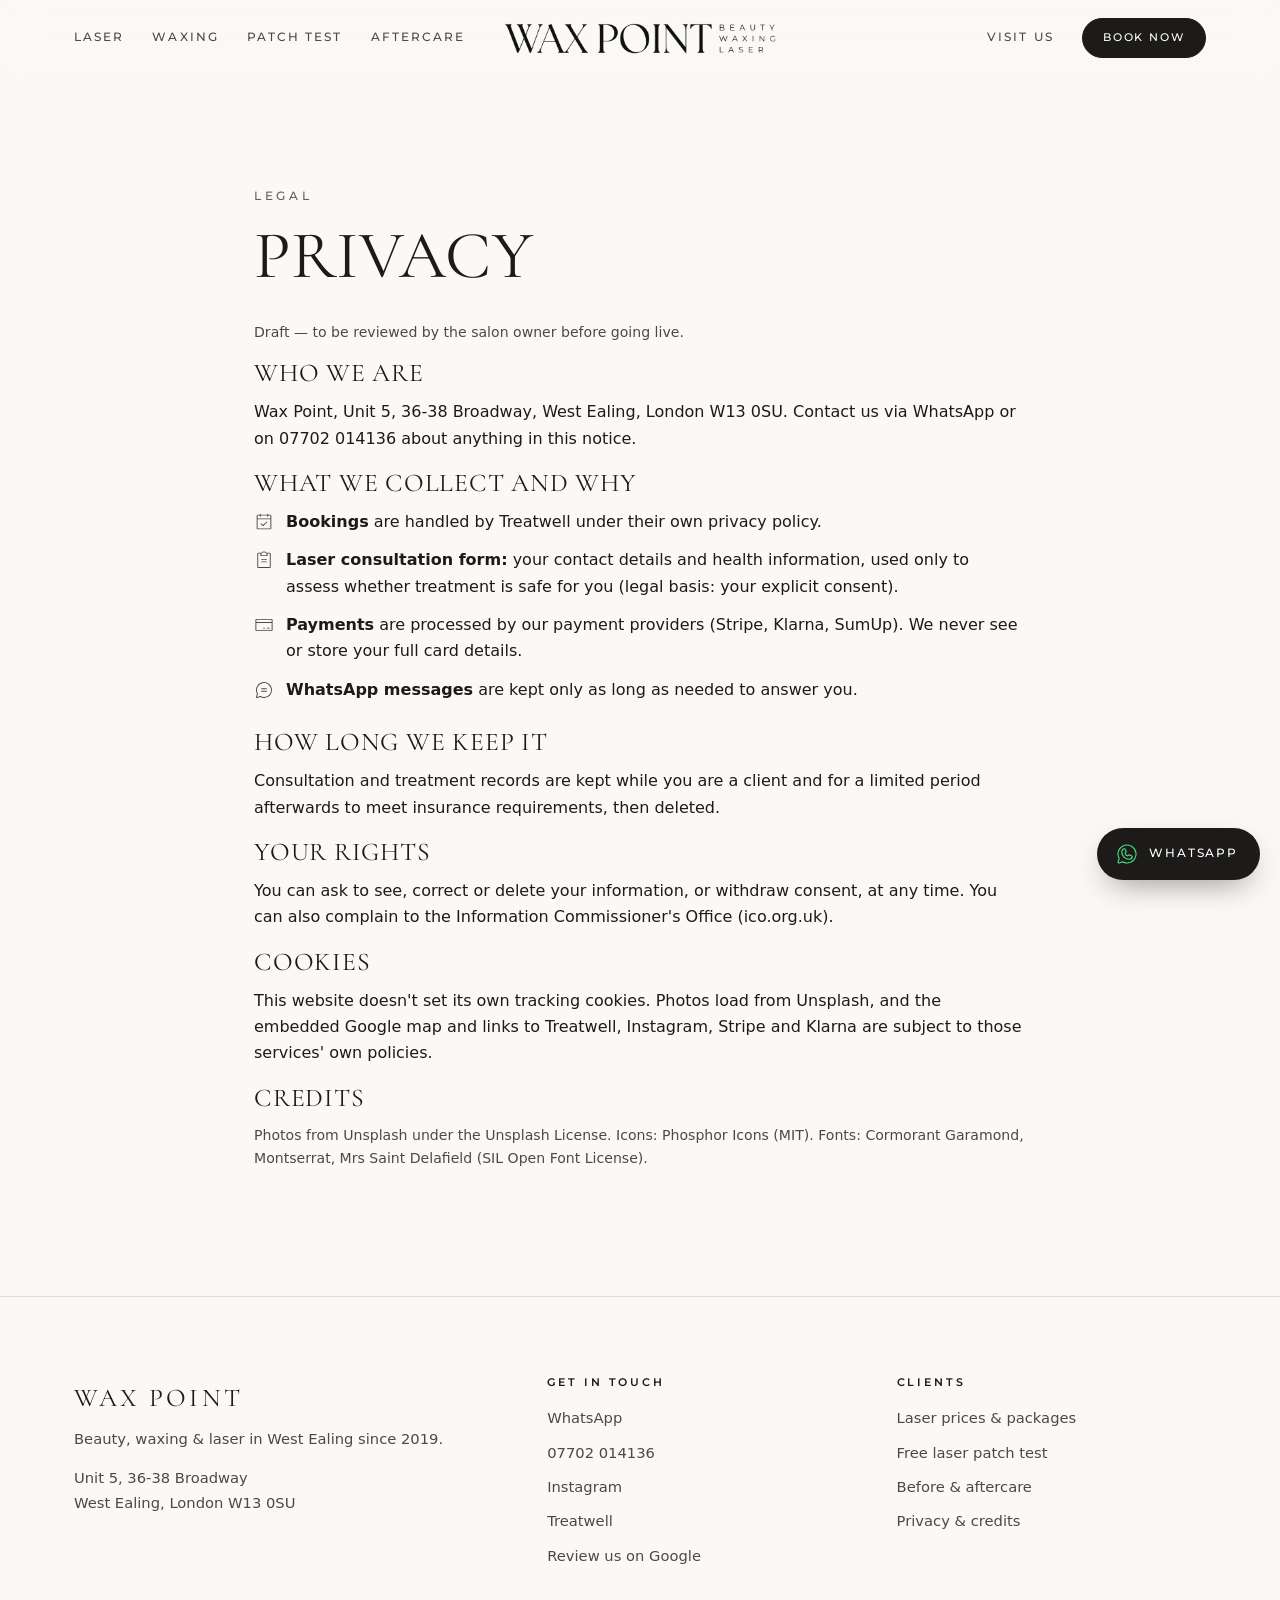
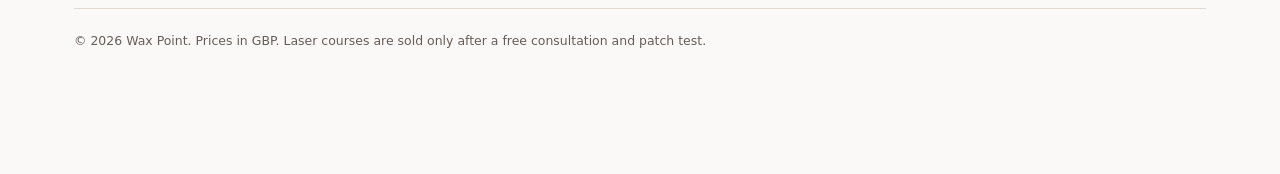
<file: privacy.html>
<!doctype html>
<html lang="en-GB">
<head>
<meta charset="utf-8">
<meta name="viewport" content="width=device-width, initial-scale=1, viewport-fit=cover">
<title>Privacy — Wax Point</title>
<meta name="description" content="Privacy notice and credits for Wax Point, West Ealing.">
<link rel="canonical" href="https://waxpoint.co.uk/privacy">
<meta property="og:title" content="Privacy — Wax Point">
<meta property="og:description" content="Privacy notice and credits for Wax Point, West Ealing.">
<meta property="og:image" content="https://waxpoint.co.uk/assets/og-image.jpg">
<meta property="og:type" content="website">
<meta name="theme-color" content="#fbf9f7">
<link rel="icon" href="assets/favicon.png" type="image/png">
<link rel="apple-touch-icon" href="assets/apple-touch-icon.png">
<link rel="preconnect" href="https://images.unsplash.com">
<link rel="preload" href="assets/fonts/cormorant-400.woff2" as="font" type="font/woff2" crossorigin>
<link rel="stylesheet" href="assets/styles.css">
<script>document.documentElement.classList.add("js")</script>
<script type="application/ld+json">{"@context": "https://schema.org", "@type": "BeautySalon", "name": "Wax Point", "description": "Waxing and laser hair removal salon in West Ealing, London W13, for ladies and gents.", "foundingDate": "2019", "sameAs": ["https://www.instagram.com/waxpoint.ealing/", "https://www.facebook.com/waxpointlondon/", "https://www.treatwell.co.uk/place/wax-point-1/"], "areaServed": [{"@type": "Place", "name": "West Ealing"}, {"@type": "Place", "name": "Ealing"}, {"@type": "Place", "name": "Ealing Broadway"}, {"@type": "Place", "name": "Hanwell"}, {"@type": "Place", "name": "Northfields"}, {"@type": "Place", "name": "Acton"}, {"@type": "Place", "name": "Greenford"}, {"@type": "Place", "name": "Southall"}], "knowsAbout": ["Waxing", "Hot wax", "Brazilian wax", "Hollywood wax", "Men's waxing", "Eyebrow wax", "Laser hair removal"], "hasOfferCatalog": {"@type": "OfferCatalog", "name": "Treatments", "itemListElement": [{"@type": "Offer", "itemOffered": {"@type": "Service", "name": "Waxing for ladies and gents"}}, {"@type": "Offer", "itemOffered": {"@type": "Service", "name": "Laser hair removal"}, "priceSpecification": {"@type": "PriceSpecification", "minPrice": 24, "priceCurrency": "GBP"}}, {"@type": "Offer", "itemOffered": {"@type": "Service", "name": "Free laser patch test"}, "price": 0, "priceCurrency": "GBP"}, {"@type": "Offer", "itemOffered": {"@type": "Service", "name": "Eyebrow wax and tint"}}]}, "image": "https://waxpoint.co.uk/assets/og-image.jpg", "logo": "https://waxpoint.co.uk/assets/icon-512.png", "url": "https://waxpoint.co.uk", "telephone": "+447702014136", "address": {"@type": "PostalAddress", "streetAddress": "Unit 5, 36-38 Broadway", "addressLocality": "London", "postalCode": "W13 0SU", "addressCountry": "GB"}, "geo": {"@type": "GeoCoordinates", "latitude": 51.5106891, "longitude": -0.321669}, "openingHoursSpecification": [{"@type": "OpeningHoursSpecification", "dayOfWeek": "Tuesday", "opens": "11:00", "closes": "18:00"}, {"@type": "OpeningHoursSpecification", "dayOfWeek": "Wednesday", "opens": "11:00", "closes": "18:00"}, {"@type": "OpeningHoursSpecification", "dayOfWeek": "Thursday", "opens": "11:00", "closes": "19:00"}, {"@type": "OpeningHoursSpecification", "dayOfWeek": "Friday", "opens": "11:00", "closes": "18:00"}, {"@type": "OpeningHoursSpecification", "dayOfWeek": "Saturday", "opens": "10:00", "closes": "16:00"}], "priceRange": "\u00a3\u00a3"}</script>
</head>
<body>
<a class="skip" href="#main">Skip to content</a>
<header class="site-header">
  <div class="wrap">
    <button class="menu-btn" aria-label="Menu" aria-expanded="false" aria-controls="sheet"><span class="i-open"><svg aria-hidden="true" focusable="false" class="ico" xmlns="http://www.w3.org/2000/svg" viewBox="0 0 256 256" fill="currentColor"><path d="M222,128a6,6,0,0,1-6,6H40a6,6,0,0,1,0-12H216A6,6,0,0,1,222,128ZM40,70H216a6,6,0,0,0,0-12H40a6,6,0,0,0,0,12ZM216,186H40a6,6,0,0,0,0,12H216a6,6,0,0,0,0-12Z"/></svg></span><span class="i-close" style="display:none"><svg aria-hidden="true" focusable="false" class="ico" xmlns="http://www.w3.org/2000/svg" viewBox="0 0 256 256" fill="currentColor"><path d="M204.24,195.76a6,6,0,1,1-8.48,8.48L128,136.49,60.24,204.24a6,6,0,0,1-8.48-8.48L119.51,128,51.76,60.24a6,6,0,0,1,8.48-8.48L128,119.51l67.76-67.75a6,6,0,0,1,8.48,8.48L136.49,128Z"/></svg></span></button>
    <nav class="nav" aria-label="Main"><a href="/laser">Laser</a><a href="/#waxing-menu">Waxing</a><a href="/consultation">Patch test</a><a href="/aftercare">Aftercare</a></nav>
    <a class="brand" href="/" aria-label="Wax Point — home"><img src="assets/logo-header.png" alt="Wax Point — beauty, waxing, laser" width="188" height="34"></a>
    <nav class="nav nav-right" aria-label="Secondary"><a href="/#visit">Visit us</a><a class="btn sm" data-link="book" href="#">Book now</a></nav>
    <a class="btn sm header-book-sm" data-link="book" href="#">Book</a>
  </div>
</header>
<div class="scrim"></div>
<nav class="sheet" id="sheet" aria-label="Menu"><a href="/">Home</a><a href="/laser">Laser</a><a href="/#waxing-menu">Waxing</a><a href="/consultation">Patch test</a><a href="/aftercare">Aftercare</a><a href="/#visit">Visit us</a><a class="btn" data-link="book" href="#">Book online</a><a class="btn ghost" data-link="whatsapp" href="#" style="margin-top:10px"><svg aria-hidden="true" focusable="false" class="ico" xmlns="http://www.w3.org/2000/svg" viewBox="0 0 256 256" fill="currentColor"><path d="M186.68,146.63l-32-16a6,6,0,0,0-6,.38L133,141.46A42.49,42.49,0,0,1,114.54,123L125,107.33a6,6,0,0,0,.38-6l-16-32A6,6,0,0,0,104,66a38,38,0,0,0-38,38,86.1,86.1,0,0,0,86,86,38,38,0,0,0,38-38A6,6,0,0,0,186.68,146.63ZM152,178a74.09,74.09,0,0,1-74-74,26,26,0,0,1,22.42-25.75l12.66,25.32-10.39,15.58a6,6,0,0,0-.54,5.63,54.43,54.43,0,0,0,29.07,29.07,6,6,0,0,0,5.63-.54l15.58-10.39,25.32,12.66A26,26,0,0,1,152,178ZM128,26A102,102,0,0,0,38.35,176.69L26.73,211.56a14,14,0,0,0,17.71,17.71l34.87-11.62A102,102,0,1,0,128,26Zm0,192a90,90,0,0,1-45.06-12.08,6.09,6.09,0,0,0-3-.81,6.2,6.2,0,0,0-1.9.31L40.65,217.88a2,2,0,0,1-2.53-2.53L50.58,178a6,6,0,0,0-.5-4.91A90,90,0,1,1,128,218Z"/></svg> Book via WhatsApp</a></nav>
<main id="main">

<section>
  <div class="wrap" style="max-width:820px">
    <span class="eyebrow">Legal</span>
    <h1>Privacy</h1>
    <p class="muted small">Draft — to be reviewed by the salon owner before going live.</p>
    <h3>Who we are</h3>
    <p>Wax Point, Unit 5, 36-38 Broadway, West Ealing, London W13 0SU. Contact us via WhatsApp or on 07702 014136 about anything in this notice.</p>
    <h3>What we collect and why</h3>
    <ul class="ico-list" style="margin-bottom:24px">
      <li><svg aria-hidden="true" focusable="false" class="ico" xmlns="http://www.w3.org/2000/svg" viewBox="0 0 256 256" fill="currentColor"><path d="M208,34H182V24a6,6,0,0,0-12,0V34H86V24a6,6,0,0,0-12,0V34H48A14,14,0,0,0,34,48V208a14,14,0,0,0,14,14H208a14,14,0,0,0,14-14V48A14,14,0,0,0,208,34ZM48,46H74V56a6,6,0,0,0,12,0V46h84V56a6,6,0,0,0,12,0V46h26a2,2,0,0,1,2,2V82H46V48A2,2,0,0,1,48,46ZM208,210H48a2,2,0,0,1-2-2V94H210V208A2,2,0,0,1,208,210Zm-39.76-86.24a6,6,0,0,1,0,8.48l-48,48a6,6,0,0,1-8.48,0l-24-24a6,6,0,0,1,8.48-8.48L116,167.51l43.76-43.75A6,6,0,0,1,168.24,123.76Z"/></svg><span><strong>Bookings</strong> are handled by Treatwell under their own privacy policy.</span></li>
      <li><svg aria-hidden="true" focusable="false" class="ico" xmlns="http://www.w3.org/2000/svg" viewBox="0 0 256 256" fill="currentColor"><path d="M166,152a6,6,0,0,1-6,6H96a6,6,0,0,1,0-12h64A6,6,0,0,1,166,152Zm-6-38H96a6,6,0,0,0,0,12h64a6,6,0,0,0,0-12Zm54-66V216a14,14,0,0,1-14,14H56a14,14,0,0,1-14-14V48A14,14,0,0,1,56,34H93.17a45.91,45.91,0,0,1,69.66,0H200A14,14,0,0,1,214,48ZM94,64v2h68V64a34,34,0,0,0-68,0ZM202,48a2,2,0,0,0-2-2H170.33A45.77,45.77,0,0,1,174,64v8a6,6,0,0,1-6,6H88a6,6,0,0,1-6-6V64a45.77,45.77,0,0,1,3.67-18H56a2,2,0,0,0-2,2V216a2,2,0,0,0,2,2H200a2,2,0,0,0,2-2Z"/></svg><span><strong>Laser consultation form:</strong> your contact details and health information, used only to assess whether treatment is safe for you (legal basis: your explicit consent).</span></li>
      <li><svg aria-hidden="true" focusable="false" class="ico" xmlns="http://www.w3.org/2000/svg" viewBox="0 0 256 256" fill="currentColor"><path d="M224,50H32A14,14,0,0,0,18,64V192a14,14,0,0,0,14,14H224a14,14,0,0,0,14-14V64A14,14,0,0,0,224,50ZM32,62H224a2,2,0,0,1,2,2V90H30V64A2,2,0,0,1,32,62ZM224,194H32a2,2,0,0,1-2-2V102H226v90A2,2,0,0,1,224,194Zm-18-26a6,6,0,0,1-6,6H168a6,6,0,0,1,0-12h32A6,6,0,0,1,206,168Zm-64,0a6,6,0,0,1-6,6H120a6,6,0,0,1,0-12h16A6,6,0,0,1,142,168Z"/></svg><span><strong>Payments</strong> are processed by our payment providers (Stripe, Klarna, SumUp). We never see or store your full card details.</span></li>
      <li><svg aria-hidden="true" focusable="false" class="ico" xmlns="http://www.w3.org/2000/svg" viewBox="0 0 256 256" fill="currentColor"><path d="M166,112a6,6,0,0,1-6,6H96a6,6,0,0,1,0-12h64A6,6,0,0,1,166,112Zm-6,26H96a6,6,0,0,0,0,12h64a6,6,0,0,0,0-12Zm70-10A102,102,0,0,1,79.31,217.65L44.44,229.27a14,14,0,0,1-17.71-17.71l11.62-34.87A102,102,0,1,1,230,128Zm-12,0A90,90,0,1,0,50.08,173.06a6,6,0,0,1,.5,4.91L38.12,215.35a2,2,0,0,0,2.53,2.53L78,205.42a6.2,6.2,0,0,1,1.9-.31,6.09,6.09,0,0,1,3,.81A90,90,0,0,0,218,128Z"/></svg><span><strong>WhatsApp messages</strong> are kept only as long as needed to answer you.</span></li>
    </ul>
    <h3>How long we keep it</h3>
    <p>Consultation and treatment records are kept while you are a client and for a limited period afterwards to meet insurance requirements, then deleted.</p>
    <h3>Your rights</h3>
    <p>You can ask to see, correct or delete your information, or withdraw consent, at any time. You can also complain to the Information Commissioner's Office (ico.org.uk).</p>
    <h3>Cookies</h3>
    <p>This website doesn't set its own tracking cookies. Photos load from Unsplash, and the embedded Google map and links to Treatwell, Instagram, Stripe and Klarna are subject to those services' own policies.</p>
    <h3>Credits</h3>
    <p class="muted small">Photos from Unsplash under the Unsplash License. Icons: Phosphor Icons (MIT). Fonts: Cormorant Garamond, Montserrat, Mrs Saint Delafield (SIL Open Font License).</p>
    <ul class="small muted"></ul>
  </div>
</section>

</main>
<footer class="site-footer">
  <div class="wrap">
    <div>
      <div class="footer-name">Wax Point</div>
      <p>Beauty, waxing &amp; laser in West Ealing since 2019.</p>
      <p>Unit 5, 36-38 Broadway<br>West Ealing, London W13 0SU</p>
    </div>
    <div>
      <h4>Get in touch</h4>
      <ul>
        <li><a data-link="whatsapp" href="#">WhatsApp</a></li>
        <li><a data-link="phone" href="#">07702 014136</a></li>
        <li><a data-link="instagram" href="#">Instagram</a></li>
        <li><a data-link="treatwell" href="#">Treatwell</a></li>
        <li><a href="https://search.google.com/local/writereview?placeid=ChIJ3zCccYANdkgRGkfYpVD734M" target="_blank" rel="noopener">Review us on Google</a></li>
      </ul>
    </div>
    <div>
      <h4>Clients</h4>
      <ul>
        <li><a href="/laser">Laser prices &amp; packages</a></li>
        <li><a href="/consultation">Free laser patch test</a></li>
        <li><a href="/aftercare">Before &amp; aftercare</a></li>
        <li><a href="/privacy">Privacy &amp; credits</a></li>
      </ul>
    </div>
    <p class="legal">&copy; <span id="year">2026</span> Wax Point. Prices in GBP. Laser courses are sold only after a free consultation and patch test.</p>
  </div>
</footer>
<a class="wa-float" data-link="whatsapp" href="#" aria-label="Message us on WhatsApp"><svg aria-hidden="true" focusable="false" class="ico" xmlns="http://www.w3.org/2000/svg" viewBox="0 0 256 256" fill="currentColor"><path d="M186.68,146.63l-32-16a6,6,0,0,0-6,.38L133,141.46A42.49,42.49,0,0,1,114.54,123L125,107.33a6,6,0,0,0,.38-6l-16-32A6,6,0,0,0,104,66a38,38,0,0,0-38,38,86.1,86.1,0,0,0,86,86,38,38,0,0,0,38-38A6,6,0,0,0,186.68,146.63ZM152,178a74.09,74.09,0,0,1-74-74,26,26,0,0,1,22.42-25.75l12.66,25.32-10.39,15.58a6,6,0,0,0-.54,5.63,54.43,54.43,0,0,0,29.07,29.07,6,6,0,0,0,5.63-.54l15.58-10.39,25.32,12.66A26,26,0,0,1,152,178ZM128,26A102,102,0,0,0,38.35,176.69L26.73,211.56a14,14,0,0,0,17.71,17.71l34.87-11.62A102,102,0,1,0,128,26Zm0,192a90,90,0,0,1-45.06-12.08,6.09,6.09,0,0,0-3-.81,6.2,6.2,0,0,0-1.9.31L40.65,217.88a2,2,0,0,1-2.53-2.53L50.58,178a6,6,0,0,0-.5-4.91A90,90,0,1,1,128,218Z"/></svg><span>WhatsApp</span></a>
<script src="config.js"></script>
<script src="assets/site.js"></script>
</body>
</html>
</file>
<file: assets/styles.css>
/* ============ Fonts (self-hosted) ============ */
@font-face { font-family: "Cormorant Garamond"; src: url("fonts/cormorant-400.woff2") format("woff2"); font-weight: 400; font-display: swap; }
@font-face { font-family: "Cormorant Garamond"; src: url("fonts/cormorant-400-italic.woff2") format("woff2"); font-weight: 400; font-style: italic; font-display: swap; }
@font-face { font-family: "Cormorant Garamond"; src: url("fonts/cormorant-500.woff2") format("woff2"); font-weight: 500; font-display: swap; }
@font-face { font-family: "Montserrat"; src: url("fonts/montserrat-latin-500-normal.woff2") format("woff2"); font-weight: 500; font-display: swap; }
@font-face { font-family: "Montserrat"; src: url("fonts/montserrat-latin-600-normal.woff2") format("woff2"); font-weight: 600; font-display: swap; }
@font-face { font-family: "Signature"; src: url("fonts/script.woff2") format("woff2"); font-weight: 400; font-display: swap; }

/* ============ Tokens ============ */
:root {
  --paper: #fbf9f7;      /* page */
  --white: #ffffff;
  --greige: #ece5df;     /* from the logo background, a touch lighter */
  --greige-2: #e3d9d1;
  --sand: #c9b8a8;
  --ink: #1d1b1a;
  --ink-2: #4f4743;
  --ink-3: #675d58;
  --line: #e6ddd6;
  --radius: 14px;
  --frame: 0 1px 2px rgba(29,27,26,.06), 0 18px 40px -18px rgba(29,27,26,.28);
  --max: 1180px;
  --serif: "Cormorant Garamond", Georgia, serif;
  --label: "Montserrat", system-ui, sans-serif;
  --body: system-ui, -apple-system, "Segoe UI", Roboto, "Helvetica Neue", sans-serif;
  --script: "Signature", "Snell Roundhand", cursive;
  --ease: cubic-bezier(.22, 1, .36, 1);
  --header-h: 76px;
}

/* ============ Base ============ */
*, *::before, *::after { box-sizing: border-box; }
html { scroll-behavior: smooth; -webkit-text-size-adjust: 100%; }
body { margin: 0; background: var(--paper); color: var(--ink); font: 400 1rem/1.65 var(--body); -webkit-font-smoothing: antialiased; }
img { max-width: 100%; display: block; }
a { color: inherit; }
p { margin: 0 0 1em; }
.wrap { max-width: var(--max); margin: 0 auto; padding: 0 24px; }
.skip { position: absolute; left: -999px; }
.skip:focus { left: 12px; top: 12px; background: var(--ink); color: #fff; padding: 8px 12px; z-index: 99; border-radius: 8px; }
:focus-visible { outline: 2px solid var(--ink); outline-offset: 3px; }

/* Type: tracking & leading scale with size */
.display, h1, h2, h3 { font-family: var(--serif); font-weight: 400; margin: 0 0 .45em; color: var(--ink); }
.display { font-size: clamp(2.8rem, 7vw, 5.6rem); line-height: .98; letter-spacing: .01em; text-transform: uppercase; }
h1 { font-size: clamp(2.4rem, 5.4vw, 4.2rem); line-height: 1.02; letter-spacing: .01em; text-transform: uppercase; }
h2 { font-size: clamp(2rem, 4vw, 3.1rem); line-height: 1.05; letter-spacing: .015em; text-transform: uppercase; }
h3 { font-size: 1.6rem; line-height: 1.15; letter-spacing: .03em; text-transform: uppercase; }
.script { font-family: var(--script); text-transform: none; letter-spacing: 0; font-weight: 400; color: var(--ink-2); line-height: 1; display: block; }
.display .script { font-size: .78em; margin: -.12em 0 0 1.2em; }
h2 .script { font-size: .95em; margin-top: -.15em; }
.eyebrow { display: block; font: 500 .72rem/1.4 var(--label); text-transform: uppercase; letter-spacing: .32em; color: var(--ink-3); margin-bottom: 18px; }
.lead { font-size: 1.08rem; color: var(--ink-2); max-width: 34em; }
.muted { color: var(--ink-2); }
.small { font-size: .88rem; }
.center { text-align: center; }
.center .lead { margin-inline: auto; }

/* ============ Header: translucent material, logo centred ============ */
.site-header {
  position: sticky; top: 0; z-index: 50; height: var(--header-h);
  background: rgba(251, 249, 247, .72);
  -webkit-backdrop-filter: blur(20px) saturate(180%); backdrop-filter: blur(20px) saturate(180%);
  transition: box-shadow .3s var(--ease), background .3s var(--ease);
}
.site-header.scrolled { box-shadow: 0 1px 0 rgba(29,27,26,.06), 0 10px 30px -20px rgba(29,27,26,.35); background: rgba(251, 249, 247, .82); }
.site-header .wrap { height: 100%; display: grid; grid-template-columns: 1fr auto 1fr; align-items: center; gap: 20px; }
.nav { display: flex; gap: 28px; align-items: center; }
.nav-right { justify-content: flex-end; }
.nav a { text-decoration: none; font: 500 .72rem/1 var(--label); text-transform: uppercase; letter-spacing: .18em; color: var(--ink-2); padding: 8px 0; position: relative; transition: color .2s; }
.nav a:hover, .nav a[aria-current="page"] { color: var(--ink); }
@media (min-width: 981px) and (max-width: 1180px) { .nav { gap: 20px; } .nav a:not(.btn) { letter-spacing: .13em; white-space: nowrap; } }  /* four links fit beside the logo */
.nav a.btn, .nav a.btn:hover { color: #fff; padding: 0 20px; }
.nav a[aria-current="page"]::after { content: ""; position: absolute; left: 0; right: 0; bottom: 0; height: 1px; background: currentColor; }
.brand { display: block; }
.brand img { height: 34px; width: auto; }
.menu-btn { display: none; width: 44px; height: 44px; border: 0; background: none; color: var(--ink); border-radius: 50%; cursor: pointer; }
.menu-btn svg { width: 24px; height: 24px; }

/* Mobile sheet: anchored under the header, leaves the way it came */
.sheet {
  position: fixed; inset: var(--header-h) 0 auto 0; z-index: 49;
  background: rgba(251, 249, 247, .94);
  -webkit-backdrop-filter: blur(24px) saturate(180%); backdrop-filter: blur(24px) saturate(180%);
  padding: 8px 24px 28px; box-shadow: 0 30px 60px -30px rgba(29,27,26,.35);
  transform: translateY(-12px); opacity: 0; visibility: hidden;
  transition: transform .45s var(--ease), opacity .3s var(--ease), visibility 0s linear .45s;
}
.sheet.open { transform: none; opacity: 1; visibility: visible; transition: transform .45s var(--ease), opacity .3s var(--ease), visibility 0s; }
.sheet a:not(.btn) { display: block; padding: 16px 0; border-bottom: 1px solid var(--line); text-decoration: none; font: 500 .8rem/1 var(--label); text-transform: uppercase; letter-spacing: .18em; }
.sheet .btn { margin-top: 20px; width: 100%; }
.scrim { position: fixed; inset: 0; z-index: 48; background: rgba(29,27,26,.18); opacity: 0; visibility: hidden; transition: opacity .3s, visibility 0s linear .3s; }
.scrim.open { opacity: 1; visibility: visible; transition: opacity .3s; }

/* ============ Buttons: feedback on press, instantly ============ */
.btn {
  display: inline-flex; align-items: center; justify-content: center; gap: 10px;
  min-height: 48px; padding: 0 30px; border-radius: 999px; border: 1px solid var(--ink);
  background: var(--ink); color: #fff; text-decoration: none; cursor: pointer;
  font: 500 .72rem/1 var(--label); text-transform: uppercase; letter-spacing: .2em;
  transition: transform .1s ease-out, background .2s, color .2s, border-color .2s;
  -webkit-tap-highlight-color: transparent;
}
.btn:hover { background: #3a3532; border-color: #3a3532; }
.btn:active { transform: scale(.97); }
.btn.ghost { background: transparent; color: var(--ink); border-color: rgba(29,27,26,.35); }
.btn.ghost:hover { border-color: var(--ink); background: rgba(29,27,26,.04); }
.btn.soft { background: var(--greige); border-color: var(--greige); color: var(--ink); }
.btn.soft:hover { background: var(--greige-2); border-color: var(--greige-2); }
.btn.sm { min-height: 40px; padding: 0 20px; font-size: .66rem; }
.btn svg { width: 16px; height: 16px; }
.btn-row { display: flex; flex-wrap: wrap; gap: 12px; }
.center .btn-row { justify-content: center; }
.link { display: inline-flex; align-items: center; gap: 8px; font: 600 .7rem/1 var(--label); text-transform: uppercase; letter-spacing: .2em; text-decoration: none; padding: 10px 0; border-bottom: 1px solid currentColor; }
.link svg { width: 14px; height: 14px; transition: transform .25s var(--ease); }
.link:hover svg { transform: translateX(4px); }

/* ============ Icons ============ */
.ico { width: 1.25em; height: 1.25em; flex: none; display: inline-block; vertical-align: -.25em; }
.ico-badge { width: 56px; height: 56px; border-radius: 50%; background: var(--white); display: grid; place-items: center; box-shadow: var(--frame); margin-bottom: 18px; }
.ico-badge .ico { width: 26px; height: 26px; }
.ico-list { list-style: none; padding: 0; margin: 0; display: grid; gap: 12px; }
.ico-list li { display: flex; gap: 12px; align-items: flex-start; }
.ico-list .ico { margin-top: .2em; color: var(--ink-2); }

/* ============ Photos & frames ============ */
.frame { position: relative; background: var(--greige); border: 8px solid var(--white); box-shadow: var(--frame); overflow: hidden; }
.frame img { width: 100%; height: 100%; object-fit: cover; color: transparent; font-size: 0; }
.frame.tall { aspect-ratio: 4 / 5; }
.frame.square { aspect-ratio: 1; }
.frame.wide { aspect-ratio: 5 / 4; }
.stack { position: relative; padding: 0 0 56px 0; }
.stack .inset { position: absolute; width: 42%; right: -6%; bottom: 0; aspect-ratio: 4 / 5; transform: rotate(3deg); }
.stack.left .inset { right: auto; left: -6%; transform: rotate(-3deg); }

/* ============ Sections ============ */
section { padding: 112px 0; }
.tint { background: var(--greige); }
.white { background: var(--white); }
.section-head { max-width: 720px; margin: 0 auto 64px; text-align: center; }
.split { display: grid; grid-template-columns: 1fr 1fr; gap: 88px; align-items: center; }
.split.reverse > :first-child { order: 2; }

/* Hero */
.hero { padding: 72px 0 120px; overflow: hidden; }
.hero .split { grid-template-columns: 1.05fr .95fr; gap: 72px; }
.hero .lead { margin: 26px 0 34px; }
.rating { display: flex; align-items: center; gap: 12px; margin-top: 34px; font-size: .9rem; color: var(--ink-2); }
.stars { display: inline-flex; gap: 2px; color: var(--ink); }
.stars .ico { width: 15px; height: 15px; }

/* Value strip */
.values { display: grid; grid-template-columns: repeat(4, 1fr); gap: 0; border-top: 1px solid var(--line); border-bottom: 1px solid var(--line); background: var(--white); }
.values div { padding: 30px 26px; display: flex; gap: 14px; align-items: center; font-size: .92rem; color: var(--ink-2); }
.values div + div { border-left: 1px solid var(--line); }
.values .ico { width: 30px; height: 30px; color: var(--ink); }
.values strong { display: block; color: var(--ink); font-weight: 600; }

/* Treatment cards */
.cards { display: grid; grid-template-columns: repeat(3, 1fr); gap: 48px; }
.card-t { text-align: center; }
.card-t .frame { width: 78%; margin: 0 auto 30px; }
.card-t p { color: var(--ink-2); max-width: 26em; margin-inline: auto; }
.card-t .meta { display: inline-flex; gap: 8px; align-items: center; font: 500 .68rem/1 var(--label); letter-spacing: .18em; text-transform: uppercase; color: var(--ink-3); margin-bottom: 14px; }

/* Steps */
.steps { display: grid; grid-template-columns: repeat(3, 1fr); gap: 28px; counter-reset: s; }
.step { background: var(--white); border-radius: var(--radius); padding: 34px 30px; box-shadow: 0 1px 2px rgba(29,27,26,.04); }
.step h3 { font-size: 1.35rem; }
.step p { color: var(--ink-2); margin: 0; }
.step .num { font-family: var(--script); font-size: 2.2rem; color: var(--sand); float: right; line-height: 1; }

/* Info blocks */
.info h4 { font: 600 .74rem/1.4 var(--label); letter-spacing: .26em; text-transform: uppercase; margin: 0 0 12px; display: flex; gap: 10px; align-items: center; }
.info h4 .ico { width: 20px; height: 20px; }
.info p { color: var(--ink-2); }
.info + .info { margin-top: 40px; }

/* Price tables */
.tabs { position: relative; display: inline-grid; grid-template-columns: 1fr 1fr; background: var(--greige); border-radius: 999px; padding: 4px; margin-bottom: 36px; }
.tabs .pill { position: absolute; top: 4px; bottom: 4px; left: 4px; width: calc(50% - 4px); background: var(--white); border-radius: 999px; box-shadow: 0 1px 3px rgba(29,27,26,.12); transition: transform .4s var(--ease); }
.tabs[data-active="1"] .pill { transform: translateX(100%); }
.tabs button { position: relative; z-index: 1; border: 0; background: none; padding: 12px 34px; font: 500 .72rem/1 var(--label); text-transform: uppercase; letter-spacing: .2em; color: var(--ink-2); cursor: pointer; display: inline-flex; gap: 8px; align-items: center; justify-content: center; }
.tabs button[aria-selected="true"] { color: var(--ink); }
.tabs .ico { width: 16px; height: 16px; }
.table-title { margin: 56px 0 18px; font-size: 1.7rem; }
.table-scroll { overflow-x: auto; -webkit-overflow-scrolling: touch; }
.price-table { width: 100%; border-collapse: collapse; background: var(--white); border-radius: var(--radius); overflow: hidden; }
.price-table th, .price-table td { padding: 16px 20px; text-align: left; border-bottom: 1px solid var(--line); vertical-align: top; }
.price-table thead th { font: 500 .66rem/1.3 var(--label); text-transform: uppercase; letter-spacing: .16em; color: var(--ink-3); background: var(--white); }
.price-table tbody th { font-weight: 600; }
.price-table td.num, .price-table th.num { text-align: right; white-space: nowrap; font-variant-numeric: tabular-nums; }
.price-table tr:last-child > * { border-bottom: 0; }
.price-table .detail { display: block; color: var(--ink-3); font-size: .86rem; font-weight: 400; margin-top: 3px; }
.note { display: flex; gap: 14px; background: var(--white); padding: 20px 22px; border-radius: var(--radius); margin: 0 0 16px; color: var(--ink-2); }
.note .ico { width: 22px; height: 22px; color: var(--ink); margin-top: 2px; }

/* Packages */
.pkg-grid { display: grid; grid-template-columns: repeat(auto-fill, minmax(300px, 1fr)); gap: 22px; }
.pkg { background: var(--white); border-radius: var(--radius); padding: 28px; display: flex; flex-direction: column; transition: transform .35s var(--ease), box-shadow .35s var(--ease); }
.pkg:hover { transform: translateY(-3px); box-shadow: var(--frame); }
.pkg .tag { font-family: var(--script); font-size: 2.2rem; color: var(--sand); line-height: 1; }
.pkg h4 { font: 600 1rem/1.35 var(--body); margin: 8px 0 4px; }
.pkg .detail { color: var(--ink-3); font-size: .88rem; margin: 0; }
.pkg-options { list-style: none; padding: 0; margin: 18px 0 0; display: grid; gap: 10px; }
.pkg-options li { display: flex; justify-content: space-between; align-items: center; gap: 8px; padding-top: 10px; border-top: 1px solid var(--line); flex-wrap: wrap; }
.pkg-options .per { font-weight: 600; font-variant-numeric: tabular-nums; text-align: right; }
.pkg-options .total { display: block; font-size: .78rem; color: var(--ink-3); font-weight: 400; }

/* Wax menu */
.menu-list { list-style: none; padding: 0; margin: 0 0 24px; }
.menu-list li { display: flex; justify-content: space-between; gap: 16px; padding: 14px 0; border-bottom: 1px solid var(--line); }
.menu-list .dur { color: var(--ink-3); font-size: .84rem; display: block; }
.menu-list .price { font-weight: 600; white-space: nowrap; font-variant-numeric: tabular-nums; }

/* Visit */
.hours { list-style: none; padding: 0; margin: 0 0 28px; }
.hours li { display: flex; justify-content: space-between; padding: 10px 0; border-bottom: 1px solid var(--line); max-width: 380px; }
.hours li.closed { color: var(--ink-3); }
.map { border: 0; width: 100%; height: 100%; min-height: 420px; border-radius: var(--radius); background: var(--greige-2); }
.contact-line { display: flex; gap: 12px; align-items: flex-start; margin-bottom: 14px; color: var(--ink-2); }
.contact-line .ico { width: 22px; height: 22px; color: var(--ink); margin-top: 2px; }

/* Instagram band */
.ig-band { text-align: center; }
.ig-band .ico-badge { margin: 0 auto 22px; }
.ig-band h2 { text-transform: none; letter-spacing: 0; }

/* Page hero (inner pages) */
.page-hero { padding: 64px 0 88px; }
.page-hero .split { grid-template-columns: 1.1fr .9fr; gap: 72px; }

/* Aftercare */
.care-grid { display: grid; grid-template-columns: repeat(2, 1fr); gap: 22px; }
.care { background: var(--white); border-radius: var(--radius); padding: 32px; }
.care h3 { font-size: 1.35rem; display: flex; gap: 12px; align-items: center; }
.care h3 .ico { width: 26px; height: 26px; }
.toc { display: flex; flex-wrap: wrap; gap: 10px; }

/* FAQ */
details { background: var(--white); border-radius: var(--radius); padding: 0 24px; margin-bottom: 12px; }
summary { cursor: pointer; font-weight: 600; padding: 20px 0; list-style: none; display: flex; justify-content: space-between; gap: 16px; align-items: center; }
summary::-webkit-details-marker { display: none; }
summary .ico { transition: transform .35s var(--ease); width: 18px; height: 18px; }
details[open] summary .ico { transform: rotate(45deg); }
details p { margin: 0 0 22px; color: var(--ink-2); }

/* Footer */
.site-footer { background: var(--paper); border-top: 1px solid var(--line); padding: 80px 0 110px; font-size: .92rem; color: var(--ink-2); }
.site-footer .wrap { display: grid; grid-template-columns: 1.4fr 1fr 1fr; gap: 40px; }
.site-footer h4 { font: 600 .7rem/1 var(--label); letter-spacing: .26em; text-transform: uppercase; color: var(--ink); margin: 0 0 18px; }
.site-footer ul { list-style: none; padding: 0; margin: 0; display: grid; gap: 10px; }
.site-footer a { text-decoration: none; }
.site-footer a:hover { text-decoration: underline; }
.footer-name { font-family: var(--serif); font-size: 1.6rem; letter-spacing: .12em; text-transform: uppercase; color: var(--ink); margin-bottom: 8px; }
.legal { grid-column: 1 / -1; border-top: 1px solid var(--greige-2); padding-top: 22px; font-size: .78rem; color: var(--ink-3); }

/* WhatsApp: floating, light material */
.wa-float {
  position: fixed; right: 20px; bottom: 20px; z-index: 40;
  display: inline-flex; align-items: center; gap: 10px; min-height: 52px; padding: 0 22px 0 18px; border-radius: 999px;
  background: var(--ink); color: #fff; text-decoration: none;
  box-shadow: 0 12px 32px -12px rgba(29,27,26,.55);
  font: 500 .72rem/1 var(--label); letter-spacing: .16em; text-transform: uppercase;
  transition: transform .1s ease-out;
}
.wa-float:active { transform: scale(.96); }
.wa-float .ico { width: 24px; height: 24px; color: #4ade80; }

/* Reveal on scroll: subtle rise, no overshoot */
.js .reveal { opacity: 0; transform: translateY(18px); transition: opacity .8s var(--ease), transform .8s var(--ease); }
.js .reveal.in { opacity: 1; transform: none; }

[data-link-hidden] { display: none !important; }

/* ============ Responsive ============ */
@media (max-width: 980px) {
  :root { --header-h: 64px; }
  .site-header .wrap { grid-template-columns: 44px 1fr auto; }
  .nav { display: none; }
  .menu-btn { display: grid; place-items: center; margin-left: -10px; }
  .brand { justify-self: center; }
  .brand img { height: 26px; }
  .split, .hero .split, .page-hero .split { grid-template-columns: 1fr; gap: 56px; }
  .split.reverse > :first-child { order: 0; }
  .cards, .steps { grid-template-columns: 1fr; gap: 56px; }
  .steps { gap: 16px; }
  .values { grid-template-columns: 1fr 1fr; }
  .values div:nth-child(3) { border-left: 0; }
  .values div:nth-child(n+3) { border-top: 1px solid var(--line); }
  .care-grid { grid-template-columns: 1fr; }
  .site-footer .wrap { grid-template-columns: 1fr; }
  section { padding: 80px 0; }
  .stack { margin: 0 8% 0 0; }
}
@media (min-width: 981px) { .header-book-sm { display: none; } }
@media (max-width: 600px) {
  .wrap { padding: 0 18px; }
  .hero { padding: 40px 0 80px; }
  .hero .frame.tall { aspect-ratio: 1 / 1; }
  .hero .frame img { object-position: 50% 4% !important; }  /* !important: photos.json sets an inline object-position */
  .values { grid-template-columns: 1fr; }
  .values div + div { border-left: 0; border-top: 1px solid var(--line); }
  .values div { padding: 20px 18px; }
  .price-table th, .price-table td { padding: 12px 10px; font-size: .9rem; }
  .price-table thead th { font-size: .6rem; letter-spacing: .08em; }
  .price-table .hide-sm { display: none; }
  .price-table .detail { font-size: .78rem; }
  .wa-float span { display: none; }
  .wa-float { padding: 0; width: 54px; justify-content: center; }
  .tabs button { padding: 12px 22px; }
  .header-book-sm { padding: 0 14px; min-height: 36px; font-size: .6rem; letter-spacing: .14em; }
}

/* ============ Accessibility preferences ============ */
@media (prefers-reduced-motion: reduce) {
  html { scroll-behavior: auto; }
  .js .reveal { transform: none; transition: opacity .3s ease; }
  .sheet { transform: none; }
  .tabs .pill, .pkg, .link svg, summary .ico { transition: none; }
  .pkg:hover { transform: none; }
}
@media (prefers-reduced-transparency: reduce) {
  .site-header, .site-header.scrolled, .sheet, .wa-float { background: var(--paper); -webkit-backdrop-filter: none; backdrop-filter: none; }
}
@media (prefers-contrast: more) {
  :root { --ink-2: #2b2725; --ink-3: #4f4743; --line: #b9aca3; }
  .btn.ghost { border-color: var(--ink); }
}

.white .note, .white .pkg, .white .price-table { background: var(--paper); }
.white .price-table thead th { background: var(--paper); }

/* ============ Reviews & awards ============ */
.reviews .lead .stars { vertical-align: -2px; margin-right: 6px; }
.awards { display: flex; flex-wrap: wrap; justify-content: center; gap: 16px; margin: -24px 0 48px; }
.award { display: flex; gap: 14px; align-items: center; padding: 16px 24px 16px 18px; border-radius: 999px; background: var(--paper); border: 1px solid var(--line); font-size: .86rem; color: var(--ink-2); }
.award .ico { width: 30px; height: 30px; color: var(--ink); }
.award strong { display: block; color: var(--ink); font: 600 .72rem/1.3 var(--label); letter-spacing: .16em; text-transform: uppercase; }

.carousel { position: relative; }
.track {
  display: grid; grid-auto-flow: column; grid-auto-columns: calc((100% - 48px) / 3); gap: 24px;
  overflow-x: auto; scroll-snap-type: x mandatory; overscroll-behavior-x: contain;
  scrollbar-width: none; padding: 6px 2px 18px; outline: none;
}
.track::-webkit-scrollbar { display: none; }
.review {
  scroll-snap-align: start; margin: 0; background: var(--paper); border-radius: var(--radius);
  padding: 34px 30px 28px; display: flex; flex-direction: column; gap: 22px; min-height: 260px;
}
.review .q { width: 34px; height: 34px; color: var(--sand); }
.review blockquote { margin: 0; font-family: var(--serif); font-size: 1.45rem; line-height: 1.3; color: var(--ink); flex: 1; }
.review figcaption { display: grid; gap: 6px; font-size: .9rem; color: var(--ink-2); }
.review .verified { display: inline-flex; gap: 6px; align-items: center; font-size: .78rem; color: var(--ink-3); }
.review .verified .ico { width: 15px; height: 15px; }
.carousel-nav { display: flex; align-items: center; justify-content: center; gap: 18px; margin-top: 18px; }
.nav-btn { width: 44px; height: 44px; border-radius: 50%; border: 1px solid var(--line); background: var(--white); color: var(--ink); display: grid; place-items: center; cursor: pointer; transition: transform .1s ease-out, border-color .2s; }
.nav-btn:hover { border-color: var(--ink); }
.nav-btn:active { transform: scale(.94); }
.nav-btn .ico { width: 18px; height: 18px; }
.dots { display: flex; gap: 8px; }
.dots span { width: 6px; height: 6px; border-radius: 999px; background: var(--line); transition: width .35s var(--ease), background .35s; }
.dots span.on { width: 22px; background: var(--ink); }

/* Google review bar */
.review-bar { padding: 28px 0; background: var(--white); border-top: 1px solid var(--line); }
.review-bar .wrap { display: flex; align-items: center; justify-content: space-between; gap: 20px; flex-wrap: wrap; }
.rb-text { display: flex; gap: 14px; align-items: center; color: var(--ink-2); }
.rb-text strong { color: var(--ink); }
.rb-text .g { width: 30px; height: 30px; color: var(--ink); }
.review-bar .btn .ico { width: 15px; height: 15px; }

@media (max-width: 980px) { .track { grid-auto-columns: calc((100% - 24px) / 2); } }
@media (max-width: 600px) {
  .track { grid-auto-columns: 86%; gap: 14px; }
  .review blockquote { font-size: 1.3rem; }
  .awards { margin-top: -28px; }
  .award { width: 100%; border-radius: var(--radius); }
  .review-bar .wrap { flex-direction: column; align-items: stretch; text-align: left; }
  .review-bar .btn { width: 100%; }
}
@media (prefers-reduced-motion: reduce) { .dots span { transition: none; } }
</file>
